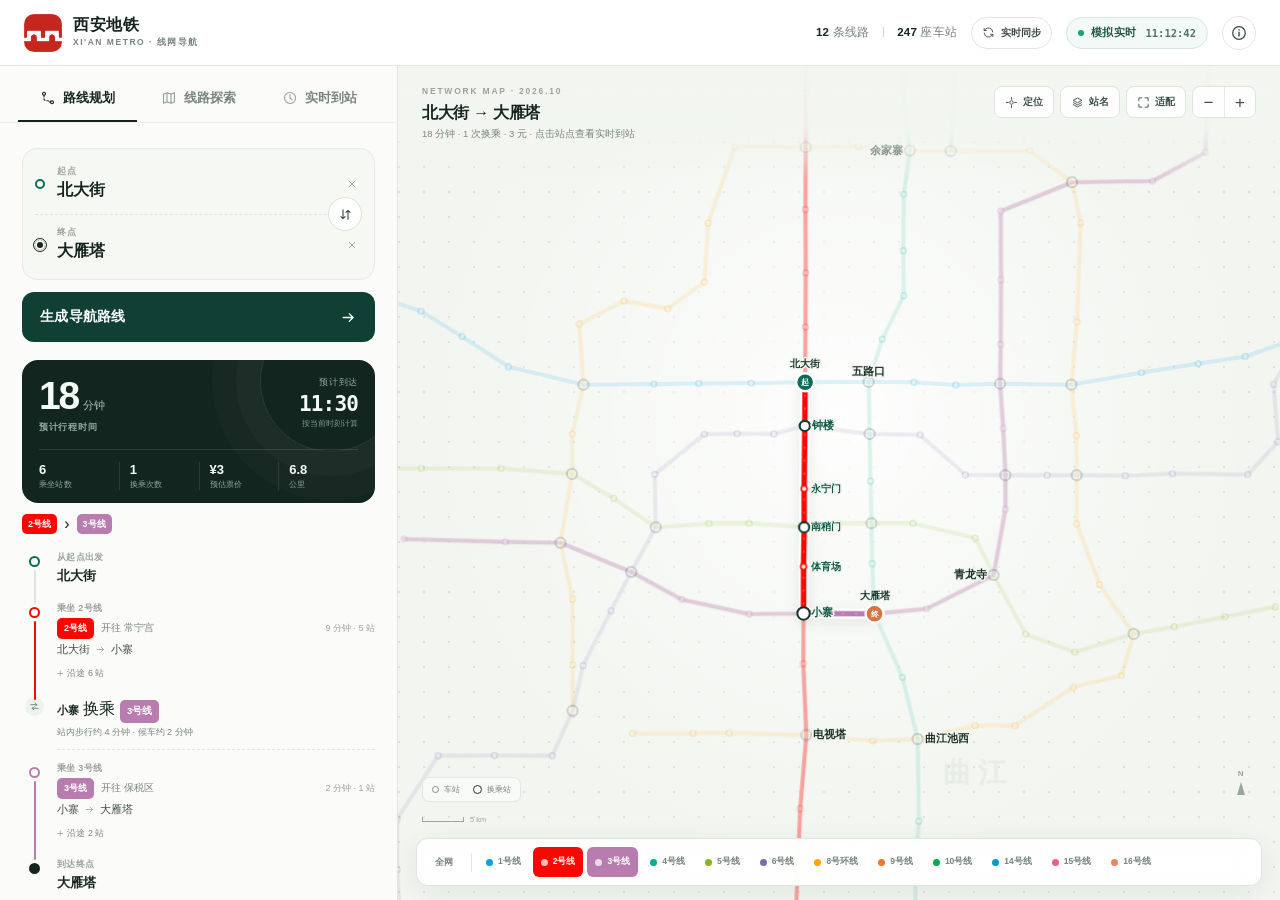
<file: index.html>
<!doctype html>
<html lang="zh-CN">
<head>
  <meta charset="utf-8">
  <meta name="viewport" content="width=device-width, initial-scale=1, viewport-fit=cover">
  <meta name="theme-color" content="#f5f7f2">
  <meta name="description" content="西安地铁线网导航：路线规划、单线探索、换乘查询与模拟实时到站。">
  <link rel="icon" href="[data-uri]" type="image/png">
  <link rel="apple-touch-icon" href="[data-uri]">
  <meta name="apple-mobile-web-app-capable" content="yes">
  <meta name="apple-mobile-web-app-status-bar-style" content="default">
  <title>西安地铁 · 线网导航</title>
  <style>:root {
  --bg: #eef1ec;
  --surface: #fbfcfa;
  --paper: #ffffff;
  --map-bg: #f2f5f0;
  --ink: #15241e;
  --ink-2: #3c4c45;
  --muted: #77847d;
  --muted-2: #9aa49e;
  --stroke: #e1e7df;
  --stroke-strong: #cdd6cd;
  --accent: #0f6b55;
  --accent-deep: #103f33;
  --accent-soft: #e7f3ed;
  --accent-tint: #f1f8f4;
  --warm: #e37445;
  --danger: #bd3f34;
  --sans: "Inter", "SF Pro Text", "SF Pro Display", "PingFang SC", "Hiragino Sans GB", "Microsoft YaHei", "Noto Sans SC", sans-serif;
  --mono: "SF Mono", "JetBrains Mono", "Cascadia Mono", "Roboto Mono", ui-monospace, monospace;
  --panel-w: 398px;
  --header-h: 66px;
  --sheet-h: min(50dvh, 570px);
  --radius: 16px;
}

* { box-sizing: border-box; }
html, body { height: 100%; }
body {
  margin: 0;
  overflow: hidden;
  background: var(--bg);
  color: var(--ink);
  font-family: var(--sans);
  -webkit-font-smoothing: antialiased;
  text-rendering: optimizeLegibility;
}
button, input { font: inherit; color: inherit; }
button { border: 0; background: none; cursor: pointer; }
button:focus-visible, input:focus-visible, [tabindex]:focus-visible {
  outline: 2px solid rgba(15, 107, 85, .55);
  outline-offset: 2px;
}
button:disabled { cursor: default; opacity: .55; }
svg { display: block; }
.ic { width: 18px; height: 18px; flex: 0 0 auto; }
.icon-sprite { position: absolute; width: 0; height: 0; overflow: hidden; }
[hidden] { display: none !important; }

/* ---------- top bar ---------- */
.topbar {
  position: relative;
  z-index: 40;
  height: var(--header-h);
  display: flex;
  align-items: center;
  justify-content: space-between;
  gap: 20px;
  padding: 0 24px;
  background: rgba(255, 255, 255, .94);
  border-bottom: 1px solid var(--stroke);
}
.brand { display: flex; align-items: center; gap: 11px; min-width: 0; }
.brand-mark {
  width: 38px; height: 38px; border-radius: 10px;
  display: grid; place-items: center;
  overflow: hidden;
  flex: 0 0 auto;
}
.brand-logo { width: 100%; height: 100%; object-fit: contain; display: block; }
.brand-title { font-size: 16px; font-weight: 750; letter-spacing: .045em; line-height: 1.1; }
.brand-sub { margin-top: 3px; font-size: 8.5px; letter-spacing: .18em; color: var(--muted); font-weight: 650; white-space: nowrap; }
.topbar-right { display: flex; align-items: center; gap: 14px; }
.network-stat { font-size: 11.5px; color: var(--muted); letter-spacing: .02em; white-space: nowrap; }
.network-stat strong { color: var(--ink); font-weight: 700; font-variant-numeric: tabular-nums; }
.network-stat i { display: inline-block; width: 1px; height: 10px; background: var(--stroke-strong); margin: 0 10px; transform: translateY(1px); }
.sync-btn {
  height: 32px;
  display: inline-flex; align-items: center; gap: 6px;
  padding: 0 10px;
  border: 1px solid var(--stroke);
  border-radius: 999px;
  background: #fff;
  color: var(--ink-2);
  font-size: 10px;
  font-weight: 650;
  white-space: nowrap;
  transition: border-color .16s, background .16s, color .16s;
}
.sync-btn:hover { border-color: #b9c9be; background: #f8fbf8; color: var(--ink); }
.sync-btn .ic { width: 13px; height: 13px; }
.sync-btn.is-syncing { color: var(--accent); border-color: #a9c4b4; background: var(--accent-tint); }
.sync-btn.is-syncing .ic { animation: syncSpin .9s linear infinite; }
@keyframes syncSpin { to { transform: rotate(360deg); } }
.sync-btn.is-done { color: var(--accent); border-color: #b7d1c1; background: var(--accent-tint); }
.live-pill {
  height: 32px;
  display: flex; align-items: center; gap: 7px;
  padding: 0 11px;
  border: 1px solid #d8e6df;
  border-radius: 999px;
  background: #f3f9f6;
  color: #225747;
  font-size: 10.5px;
  font-weight: 650;
  white-space: nowrap;
}
.live-label { letter-spacing: .03em; }
.live-label-short { display: none; letter-spacing: .03em; }
.live-pill time { font-family: var(--mono); font-size: 10.5px; color: #527367; font-variant-numeric: tabular-nums; margin-left: 2px; }
.live-dot {
  width: 6px; height: 6px; border-radius: 50%;
  background: #12a476;
  box-shadow: 0 0 0 0 rgba(18, 164, 118, .35);
  animation: pulse 2.4s infinite;
  flex: 0 0 auto;
}
@keyframes pulse {
  0%, 70%, 100% { box-shadow: 0 0 0 0 rgba(18, 164, 118, .32); }
  35% { box-shadow: 0 0 0 5px rgba(18, 164, 118, 0); }
}
.icon-btn {
  width: 34px; height: 34px; border-radius: 50%;
  display: grid; place-items: center;
  border: 1px solid var(--stroke);
  background: var(--paper);
  color: var(--ink-2);
  transition: background .18s, border-color .18s;
}
.icon-btn:hover { background: #f5f7f4; border-color: var(--stroke-strong); }

/* ---------- workspace ---------- */
.workspace {
  height: calc(100dvh - var(--header-h));
  display: grid;
  grid-template-columns: var(--panel-w) minmax(0, 1fr);
  overflow: hidden;
}
.side-panel {
  height: 100%;
  min-height: 0;
  display: flex;
  flex-direction: column;
  background: var(--surface);
  border-right: 1px solid var(--stroke);
  position: relative;
  z-index: 20;
}
.sheet-bar { display: none; }
.tabs {
  flex: 0 0 auto;
  display: grid;
  grid-template-columns: repeat(3, 1fr);
  gap: 2px;
  padding: 10px 18px 0;
  background: var(--surface);
  border-bottom: 1px solid #edf0eb;
}
.tab {
  position: relative;
  height: 46px;
  display: flex; align-items: center; justify-content: center; gap: 7px;
  color: var(--muted);
  font-size: 12.5px;
  font-weight: 600;
  letter-spacing: .01em;
  border-bottom: 2px solid transparent;
  transition: color .16s, border-color .16s;
}
.tab .ic { width: 16px; height: 16px; opacity: .75; }
.tab:hover { color: var(--ink-2); }
.tab.is-active { color: var(--ink); border-bottom-color: var(--ink); }
.tab.is-active .ic { opacity: 1; }
.panel-scroll {
  flex: 1 1 auto;
  min-height: 0;
  overflow-y: auto;
  overflow-x: hidden;
  padding: 25px 22px 42px;
  scrollbar-width: thin;
  scrollbar-color: #d3dbd3 transparent;
  overscroll-behavior: contain;
}
.panel-scroll::-webkit-scrollbar { width: 6px; }
.panel-scroll::-webkit-scrollbar-thumb { background: #d3dbd3; border-radius: 99px; }
.panel-scroll::-webkit-scrollbar-track { background: transparent; }
.panel-view { animation: viewIn .28s ease both; }
.panel-view.has-result > .view-head,
.panel-view.has-result > .view-intro,
.panel-view.has-line > .view-head,
.panel-view.has-line > .view-intro,
.panel-view.has-station > .view-head,
.panel-view.has-station > .view-intro { display: none; }
.panel-view.has-result #routeForm { margin-top: 0; }
.panel-view.has-line .line-detail-head { margin-top: 0; }
.panel-view.has-line .line-back { margin-top: 0; }
.panel-view.has-station .live-search-wrap { margin-top: 0; }
@keyframes viewIn { from { opacity: 0; transform: translateY(5px); } to { opacity: 1; transform: none; } }
.view-head { display: flex; align-items: flex-start; justify-content: space-between; gap: 14px; }
.eyebrow {
  font-size: 8.5px;
  font-weight: 750;
  letter-spacing: .21em;
  color: var(--muted-2);
  line-height: 1.4;
}
.view-head h1 {
  margin: 7px 0 0;
  font-size: 31px;
  line-height: 1.13;
  font-weight: 760;
  letter-spacing: -.045em;
}
.view-intro {
  margin: 9px 0 0;
  max-width: 310px;
  font-size: 12px;
  line-height: 1.7;
  color: var(--muted);
}
.head-chip {
  flex: 0 0 auto;
  margin-top: 4px;
  padding: 5px 9px;
  border-radius: 6px;
  background: var(--accent-soft);
  color: #286655;
  font-size: 9.5px;
  font-weight: 700;
  letter-spacing: .03em;
}
.live-badge {
  display: inline-flex; align-items: center; gap: 6px;
  margin-top: 4px;
  padding: 5px 9px;
  border: 1px solid #d6e6df;
  border-radius: 6px;
  color: #2c6b58;
  background: #f2f9f5;
  font-size: 9.5px;
  font-weight: 700;
  letter-spacing: .05em;
}
.live-badge .live-dot { width: 5px; height: 5px; }
.text-btn {
  margin-top: 4px;
  padding: 4px 0;
  color: var(--muted);
  font-size: 10.5px;
  font-weight: 650;
  border-bottom: 1px solid var(--stroke-strong);
  white-space: nowrap;
}
.text-btn:hover { color: var(--ink); border-bottom-color: var(--ink); }

/* ---------- route form ---------- */
#routeForm { margin-top: 22px; }
.od-card {
  position: relative;
  padding: 4px 12px;
  background: #f5f8f3;
  border: 1px solid #e4eae2;
  border-radius: 15px;
}
.od-row {
  position: relative;
  height: 61px;
  display: flex;
  align-items: center;
  gap: 12px;
  padding-right: 26px;
}
.od-row + .od-row { border-top: 1px dashed #dce4db; }
.od-dot { width: 10px; height: 10px; border-radius: 50%; flex: 0 0 auto; position: relative; z-index: 1; }
.od-dot.is-origin { border: 2px solid var(--accent); background: #fff; }
.od-dot.is-dest { background: var(--ink); box-shadow: inset 0 0 0 2px #f5f8f3; outline: 1.5px solid var(--ink); outline-offset: 1px; }
.od-field { flex: 1 1 auto; min-width: 0; display: flex; flex-direction: column; gap: 3px; cursor: text; }
.od-label { font-size: 9px; line-height: 1; color: var(--muted-2); font-weight: 650; letter-spacing: .08em; }
.od-field input {
  width: 100%;
  padding: 0;
  border: 0;
  background: transparent;
  color: var(--ink);
  font-size: 16px;
  line-height: 1.35;
  font-weight: 650;
  outline: none;
  letter-spacing: -.01em;
}
.od-field input::placeholder { color: #aeb8b1; font-weight: 500; }
.od-clear {
  position: absolute; right: 0; top: 50%; transform: translateY(-50%);
  width: 22px; height: 22px; display: grid; place-items: center;
  color: var(--muted-2); border-radius: 50%;
  opacity: 0; pointer-events: none;
}
.od-clear .ic { width: 12px; height: 12px; }
.od-clear.is-visible { opacity: 1; pointer-events: auto; }
.od-clear:hover { color: var(--ink); background: #e7ece5; }
.swap-btn {
  position: absolute;
  right: 12px; top: 50%; transform: translateY(-50%);
  width: 34px; height: 34px;
  display: grid; place-items: center;
  border: 1px solid #dbe3da;
  border-radius: 50%;
  background: #fff;
  color: var(--ink-2);
  z-index: 3;
  transition: background .16s, color .16s, transform .16s;
}
.swap-btn .ic { width: 15px; height: 15px; }
.swap-btn:hover { background: var(--ink); color: #fff; border-color: var(--ink); }
.swap-btn:active { transform: translateY(-50%) rotate(180deg); }
.primary-btn {
  width: 100%;
  height: 50px;
  margin-top: 12px;
  padding: 0 18px;
  display: flex; align-items: center; justify-content: space-between;
  border-radius: 12px;
  background: var(--accent-deep);
  color: #f8fffc;
  font-size: 13.5px;
  font-weight: 650;
  letter-spacing: .02em;
  transition: background .18s, transform .18s;
}
.primary-btn:hover { background: #0a2f26; }
.primary-btn:active { transform: scale(.992); }
.primary-btn .ic { width: 17px; height: 17px; transition: transform .18s; }
.primary-btn:hover .ic { transform: translateX(3px); }
.feedback {
  margin-top: 12px;
  padding: 10px 12px;
  border-radius: 9px;
  background: #fcf0ed;
  color: var(--danger);
  font-size: 11.5px;
  line-height: 1.5;
}

/* autocomplete */
.suggest-pop {
  position: absolute;
  left: 10px; right: 10px;
  z-index: 50;
  max-height: 286px;
  overflow-y: auto;
  padding: 5px;
  border: 1px solid #dfe6de;
  border-radius: 12px;
  background: rgba(255, 255, 255, .98);
  box-shadow: 0 18px 46px rgba(24, 45, 35, .14);
}
.suggest-item {
  width: 100%;
  display: flex; align-items: center; justify-content: space-between; gap: 10px;
  padding: 9px 10px;
  border-radius: 8px;
  text-align: left;
  color: var(--ink-2);
}
.suggest-item:hover, .suggest-item.is-active { background: #f1f6f2; color: var(--ink); }
.suggest-name { min-width: 0; font-size: 12.5px; font-weight: 600; white-space: nowrap; overflow: hidden; text-overflow: ellipsis; }
.suggest-name small { margin-left: 6px; font-size: 9px; color: var(--muted-2); font-weight: 500; }
.suggest-lines { display: flex; gap: 3px; flex: 0 0 auto; }
.suggest-empty { padding: 15px 12px; font-size: 11px; color: var(--muted); }

/* examples */
.welcome { margin-top: 26px; }
.welcome-head { display: flex; align-items: center; justify-content: space-between; margin-bottom: 8px; }
.welcome-head > span:last-child { font-size: 10px; color: var(--muted-2); }
.example-route {
  width: 100%;
  display: flex; align-items: center; justify-content: space-between; gap: 8px;
  padding: 11px 2px;
  border-top: 1px solid #edf0eb;
  text-align: left;
  color: var(--ink-2);
}
.example-route:hover .example-od { color: var(--accent); }
.example-od { display: flex; align-items: center; gap: 6px; font-size: 11.5px; font-weight: 600; transition: color .16s; white-space: nowrap; }
.example-od b { color: var(--muted-2); font-weight: 500; }
.example-tag { font-size: 9px; color: var(--muted-2); white-space: nowrap; }
.mini-dot { width: 6px; height: 6px; border-radius: 50%; display: inline-block; flex: 0 0 auto; }
.source-note {
  margin-top: 24px;
  padding-top: 15px;
  border-top: 1px solid #edf0eb;
  display: flex; align-items: flex-start; gap: 8px;
  color: var(--muted-2);
  font-size: 9.5px;
  line-height: 1.65;
}
.source-note .ic { width: 13px; height: 13px; margin-top: 1px; }

/* ---------- route results ---------- */
#routeResult { margin-top: 18px; }
.route-options { display: flex; gap: 7px; margin-bottom: 9px; }
.route-option {
  flex: 1 1 0;
  min-width: 0;
  padding: 9px 10px;
  border: 1px solid #e1e7df;
  border-radius: 10px;
  background: #fff;
  text-align: left;
  transition: border-color .16s, background .16s;
}
.route-option:first-child { max-width: 50%; }
.route-option:hover { border-color: #bccbc0; }
.route-option.is-active { border-color: var(--accent); background: var(--accent-tint); }
.route-option-top { display: flex; align-items: center; justify-content: space-between; gap: 6px; }
.route-option-label { font-size: 9px; font-weight: 700; color: var(--muted); letter-spacing: .04em; }
.route-option.is-active .route-option-label { color: var(--accent); }
.route-option-time { margin-top: 4px; font-size: 15px; font-weight: 750; letter-spacing: -.03em; font-variant-numeric: tabular-nums; }
.route-option-time small { font-size: 9px; font-weight: 600; letter-spacing: 0; color: var(--muted); }
.route-option-meta { margin-top: 2px; font-size: 9px; color: var(--muted); }
.route-hero {
  position: relative;
  overflow: hidden;
  padding: 17px 17px 13px;
  border-radius: 16px;
  background: #12251e;
  color: #f5fbf7;
}
.route-hero::after {
  content: "";
  position: absolute;
  right: -27px; top: -50px;
  width: 140px; height: 140px;
  border: 1px solid rgba(255,255,255,.10);
  border-radius: 50%;
  box-shadow: 0 0 0 24px rgba(255,255,255,.025), 0 0 0 48px rgba(255,255,255,.018);
  pointer-events: none;
}
.route-hero-top { display: flex; align-items: flex-start; justify-content: space-between; gap: 12px; position: relative; z-index: 1; }
.route-duration { display: flex; align-items: baseline; gap: 5px; }
.route-duration strong { font-size: 39px; line-height: .95; font-weight: 720; letter-spacing: -.055em; font-variant-numeric: tabular-nums; }
.route-duration span { font-size: 11px; color: #aec2b7; }
.route-duration-label { margin-top: 7px; font-size: 9px; color: #93aa9e; letter-spacing: .08em; font-weight: 600; }
.route-arrive { text-align: right; }
.route-arrive-label { font-size: 8.5px; color: #93aa9e; letter-spacing: .08em; }
.route-arrive time { display: block; margin-top: 3px; font-size: 21px; font-weight: 650; font-family: var(--mono); letter-spacing: -.04em; font-variant-numeric: tabular-nums; }
.route-arrive small { display: block; margin-top: 2px; font-size: 8px; color: #80998d; }
.route-hero-meta {
  position: relative; z-index: 1;
  display: grid; grid-template-columns: repeat(4, 1fr);
  margin-top: 15px; padding-top: 12px;
  border-top: 1px solid rgba(255,255,255,.12);
}
.route-hero-meta div { border-left: 1px solid rgba(255,255,255,.11); padding-left: 10px; }
.route-hero-meta div:first-child { border-left: 0; padding-left: 0; }
.route-hero-meta b { display: block; font-size: 13px; font-weight: 650; font-variant-numeric: tabular-nums; }
.route-hero-meta span { display: block; margin-top: 2px; font-size: 8px; color: #8fa69a; letter-spacing: .03em; }
.route-summary-line { margin-top: 11px; display: flex; align-items: center; gap: 7px; flex-wrap: wrap; }
.route-summary-line .line-tag { height: 20px; font-size: 9px; padding: 0 6px; }
.route-summary-arrow { color: var(--muted-2); font-size: 10px; }
.route-summary-line .summary-transfer { font-size: 8.5px; color: var(--muted-2); margin-left: 1px; }

.journey { margin-top: 17px; }
.journey-step { position: relative; display: grid; grid-template-columns: 25px 1fr; gap: 10px; }
.journey-rail { position: relative; display: flex; justify-content: center; }
.journey-rail::before {
  content: "";
  position: absolute;
  top: 19px; bottom: -2px;
  width: 2px;
  background: var(--rail, #dfe5de);
  border-radius: 2px;
}
.journey-step:last-child .journey-rail::before { display: none; }
.rail-dot {
  position: relative; z-index: 1;
  width: 11px; height: 11px; margin-top: 5px;
  border-radius: 50%;
  background: #fff;
  border: 2px solid var(--accent);
}
.rail-dot.dest { background: var(--ink); border-color: var(--ink); box-shadow: 0 0 0 3px var(--surface); }
.journey-main { min-width: 0; padding-bottom: 17px; }
.journey-step:last-child .journey-main { padding-bottom: 0; }
.journey-kicker { font-size: 9px; color: var(--muted-2); font-weight: 600; letter-spacing: .03em; }
.journey-title { margin-top: 3px; display: flex; align-items: center; gap: 7px; flex-wrap: wrap; font-size: 13px; font-weight: 700; }
.journey-title .line-tag { height: 21px; font-size: 9px; }
.journey-dir { font-size: 9.5px; color: var(--muted); font-weight: 500; }
.journey-stations { margin-top: 3px; font-size: 11px; color: var(--ink-2); display: flex; align-items: center; gap: 5px; }
.journey-stations .ic { width: 11px; height: 11px; color: var(--muted-2); }
.journey-time { margin-left: auto; font-size: 9px; color: var(--muted-2); font-weight: 500; white-space: nowrap; }
.journey-detail { margin-top: 6px; }
.journey-detail summary { list-style: none; cursor: pointer; display: inline-flex; align-items: center; gap: 4px; font-size: 9px; color: var(--muted); }
.journey-detail summary::-webkit-details-marker { display: none; }
.journey-detail summary::before { content: "+"; font-size: 11px; color: var(--muted-2); }
.journey-detail[open] summary::before { content: "−"; }
.journey-detail p { margin: 5px 0 0; font-size: 9.5px; color: var(--muted); line-height: 1.75; }
.transfer-line { display: grid; grid-template-columns: 25px 1fr; gap: 10px; margin: 0 0 12px; }
.transfer-icon {
  justify-self: center;
  width: 19px; height: 19px; margin-top: -1px;
  display: grid; place-items: center;
  border-radius: 50%;
  background: #edf3ed;
  color: #577066;
}
.transfer-icon .ic { width: 11px; height: 11px; }
.transfer-copy { padding: 1px 0 10px; border-bottom: 1px dashed #e1e7df; }
.transfer-copy strong { font-size: 11px; font-weight: 700; }
.transfer-copy .transfer-note { display: block; margin-top: 3px; font-size: 9px; color: var(--muted); }
.route-foot {
  display: flex; align-items: center; justify-content: space-between; gap: 10px;
  margin-top: 14px; padding-top: 12px;
  border-top: 1px solid #e8ece6;
  font-size: 8.5px; color: var(--muted-2); line-height: 1.5;
}
.route-foot button { font-size: 9px; color: var(--muted); border-bottom: 1px solid var(--stroke-strong); padding: 1px 0; }
.route-foot button:hover { color: var(--ink); }
.line-tag {
  display: inline-flex; align-items: center; justify-content: center;
  height: 23px; padding: 0 7px;
  border-radius: 5px;
  background: var(--c, var(--accent));
  color: var(--tc, #fff);
  font-size: 9.5px;
  font-weight: 750;
  letter-spacing: .01em;
  white-space: nowrap;
}
.line-tag.is-ghost { background: #fff; border: 1px solid var(--c); color: var(--c); }

/* ---------- explorer ---------- */
.line-grid { display: grid; grid-template-columns: 1fr 1fr; gap: 8px; margin-top: 20px; }
.line-card {
  min-width: 0;
  padding: 12px 11px 10px;
  border: 1px solid #e4e9e3;
  border-radius: 12px;
  background: #fff;
  text-align: left;
  transition: border-color .16s, transform .16s, background .16s;
  position: relative;
  overflow: hidden;
}
.line-card::before {
  content: ""; position: absolute; left: 0; top: 0; bottom: 0; width: 3px; background: var(--c);
}
.line-card:hover { border-color: #c5d0c6; background: #fcfdfb; transform: translateY(-1px); }
.line-card.is-active { border-color: var(--c); background: #fbfdfb; }
.line-card-top { display: flex; align-items: center; gap: 6px; }
.line-card-name { font-size: 11.5px; font-weight: 750; white-space: nowrap; }
.line-card-count { margin-left: auto; font-size: 8.5px; color: var(--muted-2); white-space: nowrap; }
.line-card-terminals { margin-top: 8px; font-size: 8.5px; color: var(--muted); white-space: nowrap; overflow: hidden; text-overflow: ellipsis; }
.line-card-foot { margin-top: 6px; font-size: 8px; color: var(--muted-2); display: flex; justify-content: space-between; }
.line-card-foot span:last-child { color: var(--c); font-weight: 700; }
.line-dot { width: 8px; height: 8px; border-radius: 50%; background: var(--c); flex: 0 0 auto; }

.line-detail-head {
  margin-top: 18px;
  padding: 15px;
  border-radius: 14px;
  background: #f5f8f3;
  border: 1px solid #e4eae2;
  position: relative;
  overflow: hidden;
  animation: lineDetailIn .36s cubic-bezier(.2,.8,.2,1) both;
}
@keyframes lineDetailIn { from { opacity: 0; transform: translateY(9px) scale(.992); } to { opacity: 1; transform: none; } }
.line-detail-head::after {
  content: ""; position: absolute; right: -24px; top: -30px; width: 100px; height: 100px;
  border-radius: 50%; background: var(--c); opacity: .07;
}
.line-detail-kicker { display: flex; align-items: center; gap: 7px; }
.line-detail-kicker .line-dot { width: 9px; height: 9px; }
.line-detail-kicker span { font-size: 9px; color: var(--muted); font-weight: 650; letter-spacing: .05em; }
.line-detail-head h2 { margin: 9px 0 0; font-size: 26px; letter-spacing: -.05em; line-height: 1; }
.line-detail-terminals { margin-top: 7px; font-size: 10px; color: var(--muted); display: flex; align-items: center; gap: 5px; }
.line-detail-stats { display: flex; gap: 16px; margin-top: 13px; padding-top: 11px; border-top: 1px solid #e2e9e1; }
.line-detail-stats div { font-size: 8px; color: var(--muted-2); }
.line-detail-stats b { display: block; margin-bottom: 2px; font-size: 11px; color: var(--ink-2); font-weight: 650; }
.line-actions { display: flex; gap: 8px; margin-top: 12px; }
.ghost-btn {
  flex: 1 1 0;
  height: 34px;
  border: 1px solid #dce4da;
  border-radius: 8px;
  background: #fff;
  font-size: 10px;
  font-weight: 600;
  color: var(--ink-2);
  display: flex; align-items: center; justify-content: center; gap: 6px;
}
.ghost-btn:hover { border-color: #b9c8bd; background: #fbfdfb; }
.ghost-btn .ic { width: 13px; height: 13px; }
.line-back { display: inline-flex; align-items: center; gap: 4px; margin-top: 15px; font-size: 9.5px; color: var(--muted); }
.line-back:hover { color: var(--ink); }
.line-back .ic { width: 12px; height: 12px; transform: rotate(-90deg); }
.breadcrumb {
  display: flex; align-items: center; gap: 5px; flex-wrap: wrap;
  margin-top: 12px;
  padding: 7px 9px;
  background: #f6f8f4;
  border-radius: 7px;
  font-size: 8.5px;
  color: var(--muted);
}
.breadcrumb b { font-weight: 650; color: var(--ink-2); }
.breadcrumb .ic { width: 10px; height: 10px; color: var(--muted-2); }

.station-list { margin-top: 18px; position: relative; }
.station-list::before {
  content: ""; position: absolute; left: 12px; top: 19px; bottom: 19px; width: 2px;
  background: var(--c);
  opacity: .38;
  border-radius: 2px;
}
.station-row {
  position: relative;
  width: 100%;
  display: flex; align-items: center; gap: 10px;
  min-height: 39px;
  padding: 6px 8px 6px 0;
  border-radius: 8px;
  text-align: left;
  transition: background .14s;
}
.station-row:hover { background: #f4f8f4; }
.station-row.is-focus { background: #edf6f0; box-shadow: inset 0 0 0 1px #d8e9df; }
.station-row.is-transfer { min-height: 44px; }
.station-index {
  position: relative; z-index: 1;
  width: 25px; flex: 0 0 25px;
  display: flex; justify-content: center;
  font-family: var(--mono);
  font-size: 7.5px;
  color: var(--muted-2);
  font-variant-numeric: tabular-nums;
}
.station-node {
  position: relative; z-index: 1;
  width: 8px; height: 8px; flex: 0 0 8px;
  border-radius: 50%;
  background: #fff;
  border: 1.5px solid var(--c);
  margin-left: -3px;
}
.station-row.is-transfer .station-node { width: 10px; height: 10px; flex-basis: 10px; border: 2px solid #293b32; margin-left: -4px; }
.station-name { flex: 1 1 auto; min-width: 0; font-size: 11.5px; font-weight: 550; color: var(--ink-2); white-space: nowrap; overflow: hidden; text-overflow: ellipsis; }
.station-row.is-transfer .station-name { font-weight: 650; color: var(--ink); }
.station-row.is-focus .station-name { color: var(--accent); font-weight: 750; }
.station-chips { display: flex; align-items: center; gap: 3px; flex: 0 0 auto; }
.mini-line {
  min-width: 17px; height: 17px; padding: 0 4px;
  display: inline-flex; align-items: center; justify-content: center;
  border-radius: 4px;
  background: var(--c);
  color: var(--tc, #fff);
  font-size: 8px;
  font-weight: 750;
  line-height: 1;
}
.mini-line:hover { filter: brightness(1.06); transform: translateY(-1px); }
.station-live {
  width: 19px; height: 19px;
  display: grid; place-items: center;
  color: var(--muted-2);
  border-radius: 50%;
}
.station-live:hover { background: #edf2ed; color: var(--ink); }
.station-live .ic { width: 11px; height: 11px; }
.transfer-choice {
  margin: 0 0 9px 36px;
  padding: 11px;
  border: 1px solid #dfe8df;
  border-radius: 10px;
  background: #f7faf6;
  animation: choiceIn .18s ease;
}
@keyframes choiceIn { from { opacity: 0; transform: translateY(-4px); } to { opacity: 1; transform: none; } }
.transfer-choice-head { display: flex; align-items: center; gap: 5px; font-size: 9px; color: var(--muted); }
.transfer-choice-head .ic { width: 11px; height: 11px; color: var(--accent); }
.transfer-choice-head b { color: var(--ink); font-weight: 650; }
.transfer-choice-actions { display: flex; flex-wrap: wrap; gap: 5px; margin-top: 8px; }
.transfer-pick {
  height: 27px; padding: 0 9px;
  display: inline-flex; align-items: center; gap: 5px;
  border-radius: 6px;
  background: var(--c);
  color: var(--tc, #fff);
  font-size: 9px; font-weight: 700;
}
.transfer-pick:hover { filter: brightness(1.06); }
.transfer-pick .ic { width: 11px; height: 11px; }
.transfer-pick.is-live { background: #fff; border: 1px solid #dce4da; color: var(--ink-2); font-weight: 600; }
.line-note {
  margin-top: 17px; padding: 10px 11px;
  border-radius: 9px; background: #f5f8f4;
  font-size: 9px; line-height: 1.65; color: var(--muted);
}

/* ---------- live board ---------- */
.live-search-wrap { position: relative; margin-top: 19px; }
.live-search-wrap .live-search-icon {
  position: absolute; left: 13px; top: 15px; width: 15px; height: 15px; color: var(--muted-2); pointer-events: none;
}
.live-search-wrap input {
  width: 100%; height: 45px;
  padding: 0 14px 0 38px;
  border: 1px solid #e0e7df;
  border-radius: 11px;
  background: #f7f9f6;
  font-size: 12px;
  outline: none;
}
.live-search-wrap input:focus { border-color: #a9c4b4; background: #fff; box-shadow: 0 0 0 3px rgba(15,107,85,.07); }
.live-suggest { left: 0; right: 0; top: 49px; }

.hot-stations { margin-top: 20px; }
.hot-title { display: flex; justify-content: space-between; align-items: center; margin-bottom: 9px; }
.hot-title span:last-child { font-size: 8.5px; color: var(--muted-2); }
.hot-grid { display: grid; grid-template-columns: 1fr 1fr; gap: 7px; }
.hot-station {
  min-width: 0;
  padding: 10px;
  border: 1px solid #e6ebe4;
  border-radius: 9px;
  background: #fff;
  text-align: left;
}
.hot-station:hover { border-color: #c5d2c7; background: #fcfdfb; }
.hot-station strong { display: block; font-size: 11.5px; font-weight: 650; white-space: nowrap; overflow: hidden; text-overflow: ellipsis; }
.hot-station span { display: flex; align-items: center; gap: 3px; margin-top: 6px; }
.hot-station .mini-line { min-width: 15px; height: 15px; font-size: 7px; }
.live-empty-note {
  margin-top: 20px; padding: 13px;
  border: 1px dashed #dbe4da;
  border-radius: 10px;
  font-size: 9.5px; line-height: 1.7; color: var(--muted);
}
.station-hero {
  margin-top: 20px;
  padding: 16px;
  border-radius: 14px;
  background: #12251e;
  color: #f7fcf9;
  position: relative;
  overflow: hidden;
}
.station-hero::after {
  content: ""; position: absolute; right: -20px; bottom: -64px;
  width: 140px; height: 140px; border-radius: 50%;
  border: 1px solid rgba(255,255,255,.09);
  box-shadow: 0 0 0 23px rgba(255,255,255,.025), 0 0 0 46px rgba(255,255,255,.017);
}
.station-hero .eyebrow { color: #84a092; }
.station-hero h2 { position: relative; z-index: 1; margin: 6px 0 0; font-size: 29px; line-height: 1.1; letter-spacing: -.05em; }
.station-hero-lines { position: relative; z-index: 1; display: flex; flex-wrap: wrap; gap: 5px; margin-top: 11px; }
.station-hero-lines .line-tag { height: 21px; font-size: 8.5px; }
.station-hero-foot {
  position: relative; z-index: 1;
  display: flex; justify-content: space-between; gap: 8px;
  margin-top: 15px; padding-top: 10px;
  border-top: 1px solid rgba(255,255,255,.13);
  font-size: 8px; color: #86a094;
}
.station-hero-foot b { color: #d9e9df; font-family: var(--mono); font-weight: 500; }

.line-tabs { display: flex; gap: 5px; margin-top: 13px; flex-wrap: wrap; }
.line-tab {
  height: 27px; padding: 0 9px;
  display: inline-flex; align-items: center; gap: 5px;
  border: 1px solid #dfe6de;
  border-radius: 7px;
  background: #fff;
  font-size: 9px; font-weight: 650;
  color: var(--muted);
}
.line-tab .line-dot { width: 6px; height: 6px; }
.line-tab.is-active { border-color: var(--c); background: color-mix(in srgb, var(--c) 9%, white); color: var(--ink); }
.board-time {
  display: flex; align-items: center; justify-content: space-between;
  margin-top: 16px; padding: 0 2px;
  font-size: 8.5px; color: var(--muted-2);
}
.board-time b { color: var(--ink-2); font-family: var(--mono); font-weight: 500; font-size: 9.5px; letter-spacing: -.02em; }
.arrival-cards { display: flex; flex-direction: column; gap: 9px; margin-top: 9px; }
.arrival-card {
  padding: 13px 13px 11px;
  border: 1px solid #e2e9e1;
  border-radius: 12px;
  background: #fbfdfb;
}
.arrival-head { display: flex; align-items: center; justify-content: space-between; gap: 8px; }
.arrival-dir { font-size: 11px; font-weight: 700; color: var(--ink); display: flex; align-items: center; gap: 6px; }
.arrival-dir .dir-mark { width: 6px; height: 6px; border-radius: 50%; background: var(--c); }
.arrival-status { font-size: 8px; font-weight: 650; color: #2d745e; background: #e9f5ee; padding: 3px 6px; border-radius: 4px; }
.arrival-status.is-before { color: #8a6a2d; background: #faf4e5; }
.arrival-status.is-after { color: #7b8580; background: #f0f2ef; }
.arrival-main { display: flex; align-items: baseline; gap: 6px; margin-top: 8px; }
.arrival-count {
  font-family: var(--mono);
  font-size: 29px;
  line-height: 1;
  font-weight: 500;
  letter-spacing: -.07em;
  color: var(--ink);
  font-variant-numeric: tabular-nums;
}
.arrival-count.is-soon { color: #0b7e5e; }
.arrival-unit { font-size: 9px; color: var(--muted); }
.arrival-abs { margin-left: auto; font-family: var(--mono); font-size: 9.5px; color: var(--muted); font-variant-numeric: tabular-nums; }
.arrival-list { margin-top: 9px; padding-top: 8px; border-top: 1px dashed #e4e9e3; }
.arrival-row { display: flex; align-items: center; justify-content: space-between; gap: 8px; padding: 3px 0; font-size: 8.5px; color: var(--muted); }
.arrival-row b { font-family: var(--mono); font-weight: 500; color: var(--ink-2); font-size: 9px; }
.arrival-row em { font-style: normal; color: var(--muted-2); }
.arrival-foot { display: flex; justify-content: space-between; gap: 8px; margin-top: 8px; font-size: 7.5px; color: var(--muted-2); }
.arrival-foot b { font-weight: 500; color: var(--muted); }
.live-note {
  margin-top: 14px;
  padding: 10px 11px;
  border-radius: 8px;
  background: #f5f8f4;
  font-size: 8.5px;
  line-height: 1.7;
  color: var(--muted);
}
.live-note strong { color: var(--ink-2); font-weight: 650; }
.transfer-at { margin-top: 16px; }
.transfer-at-list { display: flex; flex-wrap: wrap; gap: 6px; margin-top: 8px; }
.transfer-at-list button {
  height: 33px; padding: 0 10px;
  display: inline-flex; align-items: center; gap: 6px;
  border: 1px solid #e0e7df; border-radius: 8px;
  background: #fff; font-size: 9.5px; font-weight: 600; color: var(--ink-2);
}
.transfer-at-list button:hover { border-color: #bdcbc0; background: #fbfdfb; }
.transfer-at-list .line-dot { width: 7px; height: 7px; }

/* ---------- map ---------- */
.map-shell { position: relative; min-width: 0; height: 100%; overflow: hidden; background: var(--map-bg); }
.map-head {
  position: absolute; top: 0; left: 0; right: 0;
  z-index: 8;
  display: flex; align-items: flex-start; justify-content: space-between; gap: 16px;
  padding: 20px 24px 38px;
  pointer-events: none;
  background: linear-gradient(180deg, rgba(242,245,240,.98) 0%, rgba(242,245,240,.9) 55%, rgba(242,245,240,0) 100%);
}
.map-heading { min-width: 0; }
.map-heading h2 { margin: 5px 0 0; font-size: 16px; line-height: 1.3; font-weight: 750; letter-spacing: -.02em; white-space: nowrap; overflow: hidden; text-overflow: ellipsis; }
.map-heading p { margin: 4px 0 0; font-size: 9.5px; color: var(--muted); white-space: nowrap; overflow: hidden; text-overflow: ellipsis; }
.map-controls { display: flex; align-items: center; gap: 6px; pointer-events: auto; flex: 0 0 auto; }
.tool-btn {
  height: 32px; padding: 0 10px;
  display: inline-flex; align-items: center; gap: 5px;
  border: 1px solid #dde5dc;
  border-radius: 8px;
  background: rgba(255,255,255,.9);
  color: var(--ink-2);
  font-size: 9.5px; font-weight: 600;
  backdrop-filter: blur(8px);
  transition: border-color .16s, background .16s;
}
.tool-btn:hover { border-color: #bccabf; background: #fff; }
.tool-btn.is-active { border-color: var(--accent); color: var(--accent); background: var(--accent-tint); }
.tool-btn .ic { width: 13px; height: 13px; }
.tool-btn.is-locating { color: var(--accent); border-color: #a9c4b4; }
.tool-btn.is-locating .ic { animation: locateSpin 1.1s linear infinite; }
@keyframes locateSpin { to { transform: rotate(360deg); } }
.zoom-group {
  display: flex;
  border: 1px solid #dde5dc;
  border-radius: 8px;
  overflow: hidden;
  background: rgba(255,255,255,.9);
  backdrop-filter: blur(8px);
}
.zoom-group button { width: 31px; height: 30px; font-size: 17px; color: var(--ink-2); font-weight: 400; line-height: 1; }
.zoom-group button + button { border-left: 1px solid #e5eae4; }
.zoom-group button:hover { background: #f3f7f2; color: var(--ink); }
.map-canvas {
  position: absolute; inset: 0;
  overflow: hidden;
  background-color: var(--map-bg);
  background-image: radial-gradient(circle at 1px 1px, rgba(126,145,132,.20) 1px, transparent 1.2px);
  background-size: 25px 25px;
  background-position: 0 0;
}
.map-canvas::before {
  content: "";
  position: absolute; inset: 0;
  background: radial-gradient(ellipse at 50% 42%, rgba(255,255,255,.88) 0%, rgba(255,255,255,.18) 48%, rgba(255,255,255,0) 70%);
  pointer-events: none;
}

/* geolocation card */
.nearby-card {
  position: absolute;
  top: 96px; right: 24px;
  z-index: 16;
  width: 286px;
  padding: 14px;
  border: 1px solid #dbe5dc;
  border-radius: 14px;
  background: rgba(255,255,255,.96);
  box-shadow: 0 18px 48px rgba(24,48,35,.13);
  backdrop-filter: blur(16px);
  animation: nearbyIn .28s cubic-bezier(.2,.8,.2,1) both;
}
@keyframes nearbyIn { from { opacity: 0; transform: translateY(-8px) scale(.985); } to { opacity: 1; transform: none; } }
.nearby-head { display: flex; align-items: center; justify-content: space-between; gap: 8px; }
.nearby-head .eyebrow { font-size: 7.5px; }
.nearby-close {
  width: 23px; height: 23px;
  display: grid; place-items: center;
  border-radius: 50%;
  color: var(--muted);
}
.nearby-close:hover { background: #f0f4ef; color: var(--ink); }
.nearby-close .ic { width: 12px; height: 12px; }
.nearby-title { display: flex; align-items: center; gap: 6px; margin-top: 8px; font-size: 9px; font-weight: 650; color: var(--accent); letter-spacing: .03em; }
.nearby-title i { width: 6px; height: 6px; border-radius: 50%; background: #12a476; box-shadow: 0 0 0 4px rgba(18,164,118,.12); }
.nearby-station { margin-top: 5px; font-size: 25px; line-height: 1.1; font-weight: 760; letter-spacing: -.045em; }
.nearby-meta { display: flex; align-items: center; flex-wrap: wrap; gap: 6px; margin-top: 7px; font-size: 9px; color: var(--muted); }
.nearby-meta b { color: var(--ink-2); font-weight: 700; font-variant-numeric: tabular-nums; }
.nearby-meta i { width: 1px; height: 9px; background: var(--stroke-strong); }
.nearby-lines { display: flex; gap: 4px; flex-wrap: wrap; margin-top: 9px; }
.nearby-lines .line-tag { height: 20px; font-size: 8.5px; }
.nearby-actions { display: grid; grid-template-columns: 1fr 1fr; gap: 6px; margin-top: 12px; }
.nearby-btn {
  height: 33px;
  display: inline-flex; align-items: center; justify-content: center; gap: 5px;
  border: 1px solid #dce5dc;
  border-radius: 8px;
  background: #fff;
  color: var(--ink-2);
  font-size: 9.5px;
  font-weight: 650;
}
.nearby-btn:hover { border-color: #b8c9bc; background: #fbfdfb; }
.nearby-btn.is-primary { background: var(--accent-deep); border-color: var(--accent-deep); color: #fff; }
.nearby-btn.is-primary:hover { background: #0a2f26; }
.nearby-btn .ic { width: 12px; height: 12px; }
.nearby-exit-link {
  grid-column: 1 / -1;
  height: 31px;
  display: inline-flex; align-items: center; justify-content: center; gap: 5px;
  color: var(--accent);
  font-size: 9px;
  font-weight: 650;
  border-top: 1px dashed #e5ebe4;
  margin-top: 2px;
}
.nearby-exit-link:hover { color: var(--accent-deep); text-decoration: underline; text-underline-offset: 3px; }
.nearby-exit-link .ic { width: 11px; height: 11px; }
.nearby-note { margin-top: 7px; font-size: 7.5px; line-height: 1.55; color: var(--muted-2); }
.nearby-alt { display: flex; align-items: center; gap: 4px; flex-wrap: wrap; margin-top: 8px; }
.nearby-alt span { font-size: 7.5px; color: var(--muted-2); }
.nearby-alt button { padding: 2px 4px; font-size: 8px; color: var(--muted); border-bottom: 1px dotted #c9d5cb; }
.nearby-alt button:hover { color: var(--accent); }
.nearby-error p { margin: 8px 0 0; font-size: 10px; line-height: 1.65; color: var(--muted); }
.nearby-error .nearby-btn { margin-top: 11px; width: 100%; }

.user-accuracy { fill: rgba(15,107,85,.08); stroke: rgba(15,107,85,.25); stroke-width: 1; stroke-dasharray: 4 4; }
.user-route-line { fill: none; stroke: #0f6b55; stroke-width: 1.5; stroke-dasharray: 3 5; stroke-linecap: round; opacity: .6; }
.user-dot-pulse { fill: rgba(15,107,85,.12); stroke: rgba(15,107,85,.34); stroke-width: 1; animation: userPulse 2.1s ease-out infinite; transform-box: fill-box; transform-origin: center; }
.user-dot { fill: #0f6b55; stroke: #fff; stroke-width: 2.5; }
@keyframes userPulse { 0% { transform: scale(.7); opacity: .8; } 75%, 100% { transform: scale(1.9); opacity: 0; } }

#metroSvg { position: absolute; inset: 0; width: 100%; height: 100%; touch-action: none; cursor: grab; }
#metroSvg.is-dragging { cursor: grabbing; }
#metroSvg.is-dragging .station-group, #metroSvg.is-dragging .line-group { pointer-events: none; }
#contextLayer { transition: opacity .2s ease; }
.line-group .line-casing { fill: none; stroke: #f2f5f0; stroke-width: 7.2; stroke-linecap: round; stroke-linejoin: round; transition: opacity .2s; }
.line-group .line-stroke { fill: none; stroke: var(--c); stroke-width: 4.1; stroke-linecap: round; stroke-linejoin: round; transition: opacity .2s, stroke-width .2s; }
.line-group .line-hit { fill: none; stroke: transparent; stroke-width: 18; cursor: pointer; pointer-events: stroke; }
.line-group.is-dim .line-casing { opacity: .05; }
.line-group.is-dim .line-stroke { opacity: .12; }
.line-group.is-selected .line-casing { stroke-width: 9.5; }
.line-group.is-selected .line-stroke { stroke-width: 5.8; }
.line-group.is-drawing .line-casing { stroke-width: 10.5; }
.line-group.is-drawing .line-stroke { stroke-width: 6.2; }
.line-group.is-route .line-casing { opacity: .55; }
.line-group.is-route .line-stroke { opacity: .34; }
.route-casing { fill: none; stroke: #ffffff; stroke-width: 10; stroke-linecap: round; stroke-linejoin: round; filter: drop-shadow(0 1px 2px rgba(20,40,30,.10)); }
.route-line { fill: none; stroke-width: 5.4; stroke-linecap: round; stroke-linejoin: round; }
.route-dash { fill: none; stroke: rgba(255,255,255,.62); stroke-width: 1.2; stroke-linecap: round; stroke-dasharray: 1 12; opacity: .7; }
.station-group { cursor: pointer; }
.station-dot { fill: #fff; stroke: var(--c); stroke-width: 1.6; transition: opacity .2s; }
.station-transfer { fill: #fff; stroke: #1b3027; stroke-width: 2.2; }
.station-halo { fill: none; stroke: #1b3027; stroke-width: 1; opacity: 0; }
.station-group.is-muted .station-dot, .station-group.is-muted .station-transfer { opacity: .16; }
.station-group.is-muted .station-halo { opacity: 0; }
.station-group.is-route .station-dot, .station-group.is-route .station-transfer { stroke: #0d3f32; }
.station-group.is-selected .station-halo { opacity: .22; stroke-width: 6; }
.station-group:hover .station-dot, .station-group:hover .station-transfer { stroke-width: 2.6; }
.map-tooltip {
  position: absolute;
  z-index: 20;
  pointer-events: none;
  padding: 7px 9px;
  border-radius: 7px;
  background: rgba(18,37,30,.94);
  color: #f4fbf6;
  font-size: 10px;
  font-weight: 600;
  line-height: 1.35;
  box-shadow: 0 6px 20px rgba(18,37,30,.16);
  transform: translate(-50%, calc(-100% - 10px));
  white-space: nowrap;
}
.focus-ring {
  transform-box: fill-box;
  transform-origin: center;
  animation: ringPulse 2.4s ease-out infinite;
}
@keyframes ringPulse {
  0% { transform: scale(.72); opacity: .56; }
  62%, 100% { transform: scale(1.55); opacity: 0; }
}
.map-tooltip small { display: flex; align-items: center; gap: 4px; margin-top: 4px; font-size: 8px; color: #a9c1b4; font-weight: 500; }
.map-tooltip .tt-line { display: inline-block; width: 6px; height: 6px; border-radius: 50%; margin-right: 2px; }
.map-compass {
  position: absolute; right: 25px; bottom: 86px;
  z-index: 5; width: 28px; height: 45px;
  display: flex; flex-direction: column; align-items: center; gap: 4px;
  color: var(--muted); font-size: 8px; font-weight: 700; letter-spacing: .06em;
  opacity: .7;
}
.map-compass i { display: block; width: 0; height: 0; border-left: 4px solid transparent; border-right: 4px solid transparent; border-bottom: 13px solid #75867c; }
.map-legend {
  position: absolute; left: 24px; bottom: 98px; z-index: 5;
  display: flex; align-items: center; gap: 13px;
  font-size: 8px; color: var(--muted);
  background: rgba(250,252,249,.76);
  border: 1px solid rgba(219,228,219,.8);
  border-radius: 7px;
  padding: 6px 9px;
  backdrop-filter: blur(6px);
}
.map-legend span { display: inline-flex; align-items: center; gap: 5px; white-space: nowrap; }
.legend-station { width: 7px; height: 7px; border-radius: 50%; background: #fff; border: 1.4px solid #7a8d80; }
.legend-transfer { width: 9px; height: 9px; border-radius: 50%; background: #fff; border: 1.8px solid #1b3027; }
.map-scale { position: absolute; left: 24px; bottom: 76px; z-index: 5; display: flex; align-items: center; gap: 6px; font-size: 7.5px; color: var(--muted-2); }
.map-scale i { display: block; width: 42px; height: 5px; border-left: 1px solid #9aa79e; border-right: 1px solid #9aa79e; border-bottom: 1px solid #9aa79e; }
.line-ribbon {
  position: absolute; left: 18px; right: 18px; bottom: 14px;
  z-index: 10;
  height: 48px;
  display: flex; align-items: center; gap: 6px;
  padding: 5px 6px;
  border: 1px solid rgba(219,228,219,.9);
  border-radius: 12px;
  background: rgba(255,255,255,.91);
  backdrop-filter: blur(14px);
  box-shadow: 0 6px 28px rgba(28,50,38,.07);
}
.ribbon-all {
  height: 34px; padding: 0 12px;
  border-radius: 7px;
  color: var(--muted);
  font-size: 9px; font-weight: 700;
  white-space: nowrap;
}
.ribbon-all:hover { background: #f2f6f2; color: var(--ink); }
.ribbon-all.is-active { background: var(--ink); color: #fff; }
.ribbon-divider { width: 1px; height: 19px; background: #e3e9e2; flex: 0 0 auto; }
.ribbon-scroll { flex: 1 1 auto; min-width: 0; display: flex; align-items: center; gap: 4px; overflow-x: auto; scrollbar-width: none; }
.ribbon-scroll::-webkit-scrollbar { display: none; }
.ribbon-line {
  flex: 0 0 auto;
  height: 30px;
  padding: 0 8px;
  display: inline-flex; align-items: center; gap: 5px;
  border-radius: 6px;
  color: var(--muted);
  font-size: 8.5px; font-weight: 650;
  white-space: nowrap;
  transition: background .16s, color .16s;
}
.ribbon-line .rdot { width: 7px; height: 7px; border-radius: 50%; background: var(--c); flex: 0 0 auto; }
.ribbon-line:hover { background: #f4f7f3; color: var(--ink); }
.ribbon-line.is-active { background: var(--c); color: var(--tc, #fff); }
.ribbon-line.is-active .rdot { background: var(--tc, #fff); opacity: .72; }
.map-toast {
  position: absolute; left: 50%; top: 92px; transform: translateX(-50%);
  z-index: 30;
  padding: 8px 12px;
  border-radius: 7px;
  background: rgba(18,37,30,.92);
  color: #f4fbf6;
  font-size: 10px;
  white-space: nowrap;
  pointer-events: none;
}

/* line pills on map */
.map-line-pill { pointer-events: none; }
.map-line-pill rect { stroke: rgba(255,255,255,.72); stroke-width: 1; }
.map-line-pill text { font-size: 9px; font-weight: 750; letter-spacing: .01em; }
.map-label { pointer-events: none; }
.map-label text {
  font-size: 9.5px;
  font-weight: 500;
  fill: #4a5c52;
  paint-order: stroke;
  stroke: #f2f5f0;
  stroke-width: 3.2px;
  stroke-linejoin: round;
}
.map-label.is-transfer text { font-weight: 700; fill: #243a2f; }
.map-label.is-key text { font-size: 10.5px; font-weight: 700; fill: #1d3228; }
.map-label.is-route text { fill: #0e5947; font-weight: 700; }
.map-label.is-muted { display: none; }

/* ---------- modal ---------- */
.modal { position: fixed; inset: 0; z-index: 100; display: grid; place-items: center; padding: 20px; }
.modal-backdrop { position: absolute; inset: 0; background: rgba(13,28,21,.35); backdrop-filter: blur(3px); }
.modal-card {
  position: relative;
  z-index: 1;
  width: min(460px, 100%);
  max-height: min(680px, calc(100dvh - 40px));
  overflow-y: auto;
  border-radius: 18px;
  background: #fbfcfa;
  border: 1px solid #dfe6de;
  box-shadow: 0 30px 80px rgba(15,32,23,.22);
  animation: modalIn .22s ease;
}
@keyframes modalIn { from { opacity: 0; transform: translateY(12px) scale(.985); } to { opacity: 1; transform: none; } }
.modal-head { display: flex; align-items: flex-start; justify-content: space-between; gap: 12px; padding: 22px 22px 14px; border-bottom: 1px solid #e8ece6; position: sticky; top: 0; background: #fbfcfa; z-index: 2; }
.modal-head h2 { margin: 6px 0 0; font-size: 25px; letter-spacing: -.04em; }
.modal-body { padding: 17px 22px 24px; }
.help-item { display: flex; gap: 12px; padding: 10px 0; }
.help-num { font-family: var(--mono); font-size: 9px; color: var(--accent); padding-top: 2px; }
.help-item strong { font-size: 12px; font-weight: 700; }
.help-item p { margin: 4px 0 0; font-size: 10.5px; line-height: 1.7; color: var(--muted); }
.help-note { margin-top: 12px; padding: 12px; border-radius: 9px; background: #f3f7f3; font-size: 9px; line-height: 1.75; color: var(--muted); }

/* ---------- responsive ---------- */
@media (max-width: 1080px) {
  :root { --panel-w: 358px; }
  .network-stat { display: none; }
  .map-head { padding: 17px 18px 34px; }
  .map-heading h2 { font-size: 14px; }
  .line-ribbon { left: 12px; right: 12px; }
}
@media (max-width: 860px) {
  :root { --header-h: 56px; --sheet-h: min(50dvh, 570px); }
  .topbar { padding: 0 14px; gap: 10px; }
  .brand { gap: 9px; }
  .brand-mark { width: 32px; height: 32px; border-radius: 8px; }
  .brand-title { font-size: 14px; }
  .brand-sub { font-size: 7px; letter-spacing: .14em; margin-top: 2px; }
  .topbar-right { gap: 8px; }
  .sync-btn { width: 31px; height: 31px; padding: 0; justify-content: center; }
  .sync-btn .sync-label { display: none; }
  .sync-btn .ic { width: 14px; height: 14px; }
  .live-pill { height: 29px; padding: 0 9px; gap: 5px; font-size: 9px; }
  .live-pill time { font-size: 9px; }
  .live-label { display: inline; font-size: 8.5px; }
  .icon-btn { width: 31px; height: 31px; }
  .workspace { display: block; height: calc(100dvh - var(--header-h)); }
  .side-panel {
    position: fixed;
    left: 8px; right: 8px; bottom: calc(8px + env(safe-area-inset-bottom, 0px));
    height: var(--sheet-h);
    border: 1px solid #dce4dc;
    border-radius: 20px;
    box-shadow: 0 -14px 50px rgba(20,43,31,.13);
    z-index: 30;
    transition: height .28s cubic-bezier(.2,.8,.2,1);
    overflow: hidden;
  }
  .side-panel.is-collapsed { height: 76px; }
  .sheet-bar {
    display: flex;
    flex: 0 0 20px;
    align-items: center;
    justify-content: center;
    position: relative;
    padding-top: 6px;
    touch-action: none;
  }
  .sheet-grip { width: 34px; height: 3px; border-radius: 3px; background: #d4dcd4; }
  .sheet-toggle {
    position: absolute; right: 8px; top: 3px;
    width: 28px; height: 28px;
    display: grid; place-items: center;
    color: var(--muted);
    border-radius: 50%;
  }
  .sheet-toggle .ic { width: 15px; height: 15px; transition: transform .28s; }
  .side-panel.is-collapsed .sheet-toggle .ic { transform: rotate(180deg); }
  .tabs { padding: 0 12px; }
  .tab { height: 43px; font-size: 11.5px; gap: 5px; }
  .tab .ic { width: 14px; height: 14px; }
  .panel-scroll { padding: 18px 16px 30px; }
  .view-head h1 { font-size: 25px; }
  .view-intro { font-size: 11px; margin-top: 7px; }
  #routeForm { margin-top: 17px; }
  .od-row { height: 56px; }
  .od-field input { font-size: 16px; }
  .primary-btn { height: 47px; }
  .route-duration strong { font-size: 34px; }
  .map-shell { height: 100%; }
  .map-head { padding: 13px 14px 34px; align-items: flex-start; }
  .map-heading h2 { font-size: 12.5px; margin-top: 3px; }
  .map-heading p { font-size: 8px; max-width: 180px; }
  .map-heading .eyebrow { font-size: 7px; }
  .map-controls { gap: 4px; }
  .tool-btn { height: 29px; padding: 0 8px; font-size: 8.5px; gap: 4px; }
  .tool-btn .ic { width: 11px; height: 11px; }
  .tool-btn span { display: none; }
  .tool-btn { width: 31px; justify-content: center; }
  .zoom-group button { width: 28px; height: 27px; font-size: 15px; }
  .line-ribbon {
    left: 8px; right: 8px;
    bottom: calc(var(--sheet-h) + 16px + env(safe-area-inset-bottom, 0px));
    height: 43px;
    padding: 4px 5px;
    transition: bottom .28s cubic-bezier(.2,.8,.2,1);
  }
  .line-ribbon.is-collapsed { bottom: calc(84px + env(safe-area-inset-bottom, 0px)); }
  .ribbon-all { height: 31px; padding: 0 10px; font-size: 8.5px; }
  .ribbon-line { height: 28px; padding: 0 7px; font-size: 8px; }
  .map-compass { right: 15px; bottom: 70px; }
  .map-legend { left: 14px; bottom: 65px; font-size: 7px; padding: 5px 7px; }
  .map-scale { display: none; }
  .map-heading p { display: none; }
  .map-toast { top: 72px; }
  .nearby-card {
    top: 60px;
    left: 12px; right: 12px;
    width: auto;
    padding: 10px 11px;
    border-radius: 13px;
  }
  .nearby-head .eyebrow { font-size: 7px; }
  .nearby-title { margin-top: 5px; font-size: 8px; }
  .nearby-station { font-size: 21px; margin-top: 3px; }
  .nearby-meta { margin-top: 4px; font-size: 8px; gap: 5px; }
  .nearby-lines { margin-top: 6px; }
  .nearby-actions { margin-top: 8px; gap: 5px; }
  .nearby-alt { display: none; }
  .nearby-note { margin-top: 5px; font-size: 6.8px; line-height: 1.45; }
  .nearby-btn { height: 30px; font-size: 8.5px; }
  .nearby-exit-link { height: 25px; font-size: 8px; margin-top: 0; }
}
@media (max-width: 390px) {
  .brand-sub { display: none; }
  .line-grid { gap: 6px; }
  .line-card { padding: 10px 9px 9px; }
  .route-hero-meta b { font-size: 12px; }
  .route-hero-meta span { font-size: 7.5px; }
  .example-tag { display: none; }
  .arrival-count { font-size: 26px; }
}
@media (max-width: 860px) and (max-height: 650px) {
  :root { --sheet-h: 46dvh; }
  .tab { height: 38px; }
  .panel-scroll { padding-top: 13px; }
  .view-head h1 { font-size: 22px; }
  .nearby-lines { display: none; }
  .nearby-note { display: none; }
  .nearby-exit-link { height: 22px; }
  .nearby-actions { margin-top: 6px; }
  .nearby-card { top: 56px; }
}
@media (max-width: 350px) {
  .live-label { display: none; }
  .live-label-short { display: inline; font-size: 8.5px; }
  .brand-title { font-size: 13px; }
}
@media (max-height: 720px) and (min-width: 861px) {
  .view-head h1 { font-size: 27px; }
  .panel-scroll { padding-top: 18px; }
  .od-row { height: 54px; }
  .primary-btn { height: 46px; }
}
@media (prefers-reduced-motion: reduce) {
  *, *::before, *::after { animation-duration: .01ms !important; animation-iteration-count: 1 !important; transition-duration: .01ms !important; scroll-behavior: auto !important; }
}
</style>
</head>
<body>
  <svg class="icon-sprite" aria-hidden="true" xmlns="http://www.w3.org/2000/svg">
    <symbol id="i-train" viewBox="0 0 24 24">
      <rect x="5.5" y="3" width="13" height="14" rx="3.4" fill="none" stroke="currentColor" stroke-width="1.7"/>
      <path d="M8.5 7h7M8.5 10.5h7M8 17l-1.4 3M16 17l1.4 3" fill="none" stroke="currentColor" stroke-width="1.7" stroke-linecap="round"/>
      <circle cx="9.2" cy="14" r=".9" fill="currentColor"/><circle cx="14.8" cy="14" r=".9" fill="currentColor"/>
    </symbol>
    <symbol id="i-route" viewBox="0 0 24 24">
      <circle cx="6" cy="5.5" r="2.2" fill="none" stroke="currentColor" stroke-width="1.7"/>
      <circle cx="18" cy="18.5" r="2.2" fill="none" stroke="currentColor" stroke-width="1.7"/>
      <path d="M6 8v5.2a3 3 0 0 0 3 3h2.6a3 3 0 0 1 3 3v-.2a3 3 0 0 1 3-3" fill="none" stroke="currentColor" stroke-width="1.7" stroke-linecap="round" stroke-dasharray="2.4 3"/>
    </symbol>
    <symbol id="i-map" viewBox="0 0 24 24">
      <path d="M3.8 6.2 9 4l6 2.2L20.2 4v13.8L15 20l-6-2.2L3.8 20V6.2Z" fill="none" stroke="currentColor" stroke-width="1.7" stroke-linejoin="round"/>
      <path d="M9 4v13.8M15 6.2V20" fill="none" stroke="currentColor" stroke-width="1.7"/>
    </symbol>
    <symbol id="i-clock" viewBox="0 0 24 24">
      <circle cx="12" cy="12" r="8.3" fill="none" stroke="currentColor" stroke-width="1.7"/>
      <path d="M12 7.3v5.1l3.1 2" fill="none" stroke="currentColor" stroke-width="1.7" stroke-linecap="round"/>
    </symbol>
    <symbol id="i-swap" viewBox="0 0 24 24">
      <path d="M8 4.5v14M4.7 15.3 8 18.6l3.3-3.3M16 19.5v-14M12.7 8.7 16 5.4l3.3 3.3" fill="none" stroke="currentColor" stroke-width="1.8" stroke-linecap="round" stroke-linejoin="round"/>
    </symbol>
    <symbol id="i-arrow" viewBox="0 0 24 24">
      <path d="M4.5 12h14M13 6.5l5.5 5.5L13 17.5" fill="none" stroke="currentColor" stroke-width="1.8" stroke-linecap="round" stroke-linejoin="round"/>
    </symbol>
    <symbol id="i-chevron" viewBox="0 0 24 24">
      <path d="m7 14.5 5-5 5 5" fill="none" stroke="currentColor" stroke-width="1.9" stroke-linecap="round" stroke-linejoin="round"/>
    </symbol>
    <symbol id="i-close" viewBox="0 0 24 24">
      <path d="m6.5 6.5 11 11M17.5 6.5l-11 11" fill="none" stroke="currentColor" stroke-width="1.8" stroke-linecap="round"/>
    </symbol>
    <symbol id="i-search" viewBox="0 0 24 24">
      <circle cx="10.7" cy="10.7" r="6" fill="none" stroke="currentColor" stroke-width="1.8"/>
      <path d="m15.3 15.3 4 4" fill="none" stroke="currentColor" stroke-width="1.8" stroke-linecap="round"/>
    </symbol>
    <symbol id="i-transfer" viewBox="0 0 24 24">
      <path d="M4 8h13M13.5 4.5 17 8l-3.5 3.5M20 16H7M10.5 12.5 7 16l3.5 3.5" fill="none" stroke="currentColor" stroke-width="1.7" stroke-linecap="round" stroke-linejoin="round"/>
    </symbol>
    <symbol id="i-pin" viewBox="0 0 24 24">
      <path d="M12 21s6.5-6.1 6.5-11A6.5 6.5 0 0 0 5.5 10c0 4.9 6.5 11 6.5 11Z" fill="none" stroke="currentColor" stroke-width="1.7" stroke-linejoin="round"/>
      <circle cx="12" cy="10" r="2.2" fill="none" stroke="currentColor" stroke-width="1.7"/>
    </symbol>
    <symbol id="i-info" viewBox="0 0 24 24">
      <circle cx="12" cy="12" r="8.4" fill="none" stroke="currentColor" stroke-width="1.7"/>
      <path d="M12 11v5M12 7.7v.2" fill="none" stroke="currentColor" stroke-width="1.9" stroke-linecap="round"/>
    </symbol>
    <symbol id="i-locate" viewBox="0 0 24 24">
      <circle cx="12" cy="12" r="3.2" fill="none" stroke="currentColor" stroke-width="1.7"/>
      <path d="M12 2.8v3.4M12 17.8v3.4M2.8 12h3.4M17.8 12h3.4" fill="none" stroke="currentColor" stroke-width="1.7" stroke-linecap="round"/>
    </symbol>
    <symbol id="i-fit" viewBox="0 0 24 24">
      <path d="M9 3.5H3.5V9M15 3.5h5.5V9M20.5 15v5.5H15M9 20.5H3.5V15" fill="none" stroke="currentColor" stroke-width="1.7" stroke-linecap="round" stroke-linejoin="round"/>
    </symbol>
    <symbol id="i-sync" viewBox="0 0 24 24">
      <path d="M20 11a8 8 0 0 0-14.2-4.4L4 8.5M4 4.5v4h4M4 13a8 8 0 0 0 14.2 4.4L20 15.5M20 19.5v-4h-4" fill="none" stroke="currentColor" stroke-width="1.7" stroke-linecap="round" stroke-linejoin="round"/>
    </symbol>
    <symbol id="i-walk" viewBox="0 0 24 24">
      <circle cx="13" cy="4.3" r="1.8" fill="none" stroke="currentColor" stroke-width="1.6"/>
      <path d="m11.4 9.3-2.8 4.2 2.9 2.2-1.8 4.1M11.4 9.3l3.3 1.3 2.1 3.1M11.5 15.7l3.1 4.1M11.5 15.7l-3.7 1.1" fill="none" stroke="currentColor" stroke-width="1.6" stroke-linecap="round" stroke-linejoin="round"/>
    </symbol>
    <symbol id="i-layers" viewBox="0 0 24 24">
      <path d="m12 3.8 8 4.3-8 4.3-8-4.3 8-4.3Z" fill="none" stroke="currentColor" stroke-width="1.7" stroke-linejoin="round"/>
      <path d="m4 12 8 4.3 8-4.3M4 15.9l8 4.3 8-4.3" fill="none" stroke="currentColor" stroke-width="1.7" stroke-linejoin="round"/>
    </symbol>
  </svg>

  <div class="app">
    <header class="topbar">
      <div class="brand">
        <div class="brand-mark"><img class="brand-logo" src="[data-uri]" alt="西安地铁标志"></div>
        <div class="brand-copy">
          <div class="brand-title">西安地铁</div>
          <div class="brand-sub">XI'AN METRO · 线网导航</div>
        </div>
      </div>
      <div class="topbar-right">
        <div class="network-stat"><strong id="statLines">12</strong> 条线路 <i></i> <strong id="statStations">247</strong> 座车站</div>
        <button class="sync-btn" id="syncBtn" type="button" aria-label="联网同步西安地铁最新线网与站序" title="联网同步西安地铁官网最新线网与站序">
          <svg class="ic"><use href="#i-sync"></use></svg><span class="sync-label">实时同步</span>
        </button>
        <div class="live-pill" title="到站时间按运行图与北京时间推算，并非官方实时数据">
          <span class="live-dot"></span><span class="live-label">模拟实时</span><span class="live-label-short">模拟</span><time id="topClock">--:--:--</time>
        </div>
        <button class="icon-btn" id="helpBtn" type="button" aria-label="使用说明">
          <svg class="ic"><use href="#i-info"></use></svg>
        </button>
      </div>
    </header>

    <main class="workspace">
      <aside class="side-panel" id="sidePanel">
        <div class="sheet-bar" id="sheetBar">
          <span class="sheet-grip"></span>
          <button class="sheet-toggle" id="sheetToggle" type="button" aria-label="收起或展开面板">
            <svg class="ic"><use href="#i-chevron"></use></svg>
          </button>
        </div>
        <nav class="tabs" id="tabs" role="tablist" aria-label="功能导航">
          <button class="tab is-active" data-tab="route" type="button" role="tab" aria-selected="true">
            <svg class="ic"><use href="#i-route"></use></svg><span>路线规划</span>
          </button>
          <button class="tab" data-tab="explore" type="button" role="tab" aria-selected="false">
            <svg class="ic"><use href="#i-map"></use></svg><span>线路探索</span>
          </button>
          <button class="tab" data-tab="live" type="button" role="tab" aria-selected="false">
            <svg class="ic"><use href="#i-clock"></use></svg><span>实时到站</span>
          </button>
        </nav>

        <div class="panel-scroll" id="panelScroll">
          <section class="panel-view is-active" id="view-route" role="tabpanel">
            <div class="view-head">
              <div>
                <div class="eyebrow">TRIP PLANNER</div>
                <h1>去哪儿？</h1>
              </div>
              <span class="head-chip">智能规划</span>
            </div>
            <p class="view-intro">输入起点与终点，自动比较时间与换乘次数。</p>

            <form id="routeForm" autocomplete="off">
              <div class="od-card">
                <div class="od-row" data-field="from">
                  <span class="od-dot is-origin"></span>
                  <label class="od-field">
                    <span class="od-label">起点</span>
                    <input id="fromInput" type="text" placeholder="搜索车站" aria-label="起点车站" spellcheck="false">
                  </label>
                  <button class="od-clear" type="button" data-clear="from" aria-label="清空起点"><svg class="ic"><use href="#i-close"></use></svg></button>
                </div>
                <div class="od-row" data-field="to">
                  <span class="od-dot is-dest"></span>
                  <label class="od-field">
                    <span class="od-label">终点</span>
                    <input id="toInput" type="text" placeholder="搜索车站" aria-label="终点车站" spellcheck="false">
                  </label>
                  <button class="od-clear" type="button" data-clear="to" aria-label="清空终点"><svg class="ic"><use href="#i-close"></use></svg></button>
                </div>
                <button class="swap-btn" id="swapBtn" type="button" aria-label="交换起点与终点">
                  <svg class="ic"><use href="#i-swap"></use></svg>
                </button>
                <div class="suggest-pop" id="stationSuggest" hidden></div>
              </div>
              <button class="primary-btn" type="submit" id="planBtn">
                <span>生成导航路线</span><svg class="ic"><use href="#i-arrow"></use></svg>
              </button>
            </form>
            <div class="feedback" id="routeFeedback" hidden></div>
            <div id="routeResult"></div>
            <div class="welcome" id="routeWelcome">
              <div class="welcome-head"><span class="eyebrow">QUICK START</span><span>试试这些路线</span></div>
              <button class="example-route" type="button" data-from="北大街" data-to="大雁塔">
                <span class="example-od"><i class="mini-dot" style="background:#FC0601"></i>北大街 <b>→</b> <i class="mini-dot" style="background:#B97CAF"></i>大雁塔</span>
                <span class="example-tag">钟楼商圈 · 曲江</span>
              </button>
              <button class="example-route" type="button" data-from="纺织城" data-to="西安北站">
                <span class="example-od"><i class="mini-dot" style="background:#01A2E2"></i>纺织城 <b>→</b> <i class="mini-dot" style="background:#FC0601"></i>西安北站</span>
                <span class="example-tag">跨城 · 高铁接驳</span>
              </button>
              <button class="example-route" type="button" data-from="钟楼" data-to="秦陵西">
                <span class="example-od"><i class="mini-dot" style="background:#786DAF"></i>钟楼 <b>→</b> <i class="mini-dot" style="background:#EE782E"></i>秦陵西</span>
                <span class="example-tag">临潼 · 华清池</span>
              </button>
              <button class="example-route" type="button" data-from="电视塔" data-to="余家寨">
                <span class="example-od"><i class="mini-dot" style="background:#FC0601"></i>电视塔 <b>→</b> <i class="mini-dot" style="background:#FFA500"></i>余家寨</span>
                <span class="example-tag">最快 / 少换乘</span>
              </button>
            </div>
            <div class="source-note">
              <svg class="ic"><use href="#i-info"></use></svg>
              <span>线网数据时点 <b id="dataNoteDate">2026.10</b>，覆盖当前运营线路。时间为运行图估算，实际以车站公告为准。</span>
            </div>
          </section>

          <section class="panel-view" id="view-explore" role="tabpanel" hidden>
            <div class="view-head">
              <div>
                <div class="eyebrow">NETWORK EXPLORER</div>
                <h1>线路探索</h1>
              </div>
              <button class="text-btn" id="exploreAll" type="button">查看全网</button>
            </div>
            <p class="view-intro">点选一条线路沿线下钻。在换乘站可选择相接线路，直接切换高亮。</p>
            <div id="lineGrid" class="line-grid"></div>
            <div id="lineDetail" hidden></div>
          </section>

          <section class="panel-view" id="view-live" role="tabpanel" hidden>
            <div class="view-head">
              <div>
                <div class="eyebrow">LIVE ARRIVALS</div>
                <h1>实时到站</h1>
              </div>
              <span class="live-badge"><span class="live-dot"></span>模拟</span>
            </div>
            <p class="view-intro">按运行图与当前北京时间推算，秒级刷新。选择车站查看下一班。</p>
            <div class="live-search-wrap">
              <svg class="ic live-search-icon"><use href="#i-search"></use></svg>
              <input id="liveSearch" type="text" placeholder="输入车站名，如 小寨" aria-label="搜索实时到站车站" autocomplete="off" spellcheck="false">
              <div class="suggest-pop live-suggest" id="liveSuggest" hidden></div>
            </div>
            <div id="liveContent"></div>
          </section>
        </div>
      </aside>

      <section class="map-shell" id="mapShell">
        <div class="map-head">
          <div class="map-heading">
            <div class="eyebrow" id="mapMeta">NETWORK MAP · 2026.10</div>
            <h2 id="mapTitle">西安轨道交通线网</h2>
            <p id="mapSubtitle">12 条线路 · 247 座车站 · 点击线路进入详情</p>
          </div>
          <div class="map-controls">
            <button class="tool-btn" id="locateBtn" type="button" aria-label="定位我的位置" title="定位我的位置">
              <svg class="ic"><use href="#i-locate"></use></svg><span>定位</span>
            </button>
            <button class="tool-btn" id="labelBtn" type="button" aria-pressed="false" aria-label="显示或隐藏全部站名" title="显示或隐藏全部站名">
              <svg class="ic"><use href="#i-layers"></use></svg><span>站名</span>
            </button>
            <button class="tool-btn" id="fitBtn" type="button" aria-label="缩放至当前视图" title="缩放至当前视图">
              <svg class="ic"><use href="#i-fit"></use></svg><span>适配</span>
            </button>
            <div class="zoom-group">
              <button type="button" id="zoomOut" aria-label="缩小">−</button>
              <button type="button" id="zoomIn" aria-label="放大">+</button>
            </div>
          </div>
        </div>

        <div class="map-canvas" id="mapCanvas">
          <svg id="metroSvg" xmlns="http://www.w3.org/2000/svg" aria-label="西安地铁线网图" role="img">
            <g id="mapRoot">
              <g id="contextLayer"></g>
              <g id="lineLayer"></g>
              <g id="routeLayer"></g>
              <g id="userLayer"></g>
              <g id="stationLayer"></g>
              <g id="labelLayer"></g>
              <g id="markerLayer"></g>
            </g>
          </svg>
          <div class="map-tooltip" id="mapTooltip" hidden></div>
          <div class="map-compass" aria-hidden="true"><span>N</span><i></i></div>
          <div class="map-legend" aria-hidden="true">
            <span><i class="legend-station"></i>车站</span>
            <span><i class="legend-transfer"></i>换乘站</span>
          </div>
          <div class="map-scale" id="mapScale" aria-hidden="true"><i></i><span>5 km</span></div>
        </div>

        <div class="nearby-card" id="nearbyCard" hidden></div>

        <div class="line-ribbon" id="lineRibbonWrap">
          <button class="ribbon-all is-active" id="allLinesBtn" type="button"><span>全网</span></button>
          <div class="ribbon-divider"></div>
          <div class="ribbon-scroll" id="lineRibbon"></div>
        </div>
      </section>
    </main>
  </div>

  <div class="modal" id="helpModal" hidden>
    <div class="modal-backdrop" data-close-modal></div>
    <div class="modal-card" role="dialog" aria-modal="true" aria-labelledby="helpTitle">
      <div class="modal-head">
        <div><div class="eyebrow">GUIDE</div><h2 id="helpTitle">怎么使用</h2></div>
        <button class="icon-btn" type="button" data-close-modal aria-label="关闭"><svg class="ic"><use href="#i-close"></use></svg></button>
      </div>
      <div class="modal-body">
        <div class="help-item"><span class="help-num">01</span><div><strong>路线规划</strong><p>输入起点与终点，生成最快与少换乘方案；预计用时包含候车与换乘步行。</p></div></div>
        <div class="help-item"><span class="help-num">02</span><div><strong>线路探索</strong><p>点击地图线路直接进入线路详情并高亮整条线路；在换乘站点击其他线路即可跳转。双击地图不会选中文字或触发缩放。</p></div></div>
        <div class="help-item"><span class="help-num">03</span><div><strong>实时到站</strong><p>点击任意车站查看两个方向的下一班。当前为运行图模拟，按北京时间每秒刷新，非官方实时数据。</p></div></div>
        <div class="help-item"><span class="help-num">04</span><div><strong>定位与入站口</strong><p>点击地图右上角定位按钮，授权浏览器位置后显示最近入站口、直线距离与步行估算；位置只在本地参与计算。精确出入口可跳转百度地图查看。</p></div></div>
        <div class="help-item"><span class="help-num">05</span><div><strong>联网同步</strong><p>先运行 sync_server.py，再点击顶部「实时同步」，会从西安地铁官网读取最新线路与站序，并更新到站顺序。服务未启动时回退到本地缓存或内置线网。</p></div></div>
        <div class="help-item"><span class="help-num">06</span><div><strong>地图操作</strong><p>滚轮或双指缩放，拖拽平移；双击空白处放大。移动端可收起底部面板查看完整线网。</p></div></div>
        <div class="help-note">线网站序与坐标整理自公开渠道，数据时点 2026.10.19；覆盖 1、2、3、4、5、6、8、9、10、14、15、16 号线。票价按西安地铁里程计价规则估算。最近入站口按车站中心点直线距离估算，出入口开放情况以现场为准。</div>
      </div>
    </div>
  </div>

  <script>window.METRO_NETWORK = {"meta":{"city":"西安","updated":"2026-10-19","lineCount":12,"stationCount":247,"transferCount":36,"source":"西安地铁官网"},"lines":[{"id":"1","name":"1号线","short":"1号线","color":"#01A2E2","headway":3.5,"loop":false,"stations":[{"name":"纺织城","lon":109.064627,"lat":34.280726,"transfer":true},{"name":"半坡","lon":109.051042,"lat":34.276768,"transfer":false},{"name":"浐河","lon":109.039378,"lat":34.275288,"transfer":false},{"name":"长乐坡","lon":109.025417,"lat":34.273434,"transfer":false},{"name":"万寿路","lon":109.008127,"lat":34.27099,"transfer":true},{"name":"通化门","lon":108.990528,"lat":34.271202,"transfer":true},{"name":"康复路","lon":108.97966,"lat":34.270965,"transfer":false},{"name":"朝阳门","lon":108.969309,"lat":34.271481,"transfer":false},{"name":"五路口","lon":108.958173,"lat":34.271558,"transfer":true},{"name":"北大街","lon":108.942494,"lat":34.271501,"transfer":true},{"name":"洒金桥","lon":108.92919,"lat":34.271302,"transfer":false},{"name":"玉祥门","lon":108.916302,"lat":34.271226,"transfer":false},{"name":"劳动路","lon":108.905187,"lat":34.271159,"transfer":false},{"name":"开远门","lon":108.887883,"lat":34.270981,"transfer":true},{"name":"汉城路","lon":108.869381,"lat":34.274645,"transfer":false},{"name":"枣园","lon":108.858,"lat":34.280781,"transfer":false},{"name":"皂河","lon":108.847806,"lat":34.28595,"transfer":false},{"name":"三桥","lon":108.827565,"lat":34.291488,"transfer":false},{"name":"后卫寨","lon":108.808857,"lat":34.301655,"transfer":false},{"name":"沣东自贸园","lon":108.792055,"lat":34.308716,"transfer":false},{"name":"上林路","lon":108.772894,"lat":34.314626,"transfer":true},{"name":"北槐","lon":108.758561,"lat":34.318767,"transfer":false},{"name":"沣河森林公园","lon":108.74835,"lat":34.321645,"transfer":false},{"name":"陕西中医药大学","lon":108.73364,"lat":34.319738,"transfer":false},{"name":"白马河","lon":108.722369,"lat":34.318043,"transfer":false},{"name":"陈杨寨","lon":108.702413,"lat":34.314952,"transfer":false},{"name":"安谷","lon":108.688811,"lat":34.307386,"transfer":false},{"name":"中华西路","lon":108.669313,"lat":34.314643,"transfer":false},{"name":"宝泉路","lon":108.660979,"lat":34.326705,"transfer":false},{"name":"咸阳西站","lon":108.658197,"lat":34.335136,"transfer":false}],"path":[[109.064627,34.280726],[109.051042,34.276768],[109.039378,34.275288],[109.025417,34.273434],[109.008127,34.27099],[108.990528,34.271202],[108.97966,34.270965],[108.969309,34.271481],[108.958173,34.271558],[108.942494,34.271501],[108.92919,34.271302],[108.916302,34.271226],[108.905187,34.271159],[108.887883,34.270981],[108.869381,34.274645],[108.858,34.280781],[108.847806,34.28595],[108.827565,34.291488],[108.808857,34.301655],[108.792055,34.308716],[108.772894,34.314626],[108.758561,34.318767],[108.74835,34.321645],[108.73364,34.319738],[108.722369,34.318043],[108.702413,34.314952],[108.688811,34.307386],[108.669313,34.314643],[108.660979,34.326705],[108.658197,34.335136]]},{"id":"2","name":"2号线","short":"2号线","color":"#FC0601","headway":2.5,"loop":false,"stations":[{"name":"常宁宫","lon":108.933898,"lat":34.113558,"transfer":false},{"name":"何家营","lon":108.935247,"lat":34.128871,"transfer":false},{"name":"韦曲南","lon":108.940858,"lat":34.143739,"transfer":false},{"name":"航天城","lon":108.940014,"lat":34.159624,"transfer":true},{"name":"凤栖原","lon":108.94055,"lat":34.17083,"transfer":false},{"name":"三爻","lon":108.94125,"lat":34.184629,"transfer":false},{"name":"电视塔","lon":108.942778,"lat":34.199682,"transfer":true},{"name":"八里村","lon":108.942004,"lat":34.214189,"transfer":false},{"name":"小寨","lon":108.942101,"lat":34.224431,"transfer":true},{"name":"体育场","lon":108.94213,"lat":34.233968,"transfer":false},{"name":"南稍门","lon":108.942246,"lat":34.241964,"transfer":true},{"name":"永宁门","lon":108.942284,"lat":34.249769,"transfer":false},{"name":"钟楼","lon":108.942398,"lat":34.262601,"transfer":true},{"name":"北大街","lon":108.942494,"lat":34.271501,"transfer":true},{"name":"安远门","lon":108.942559,"lat":34.282754,"transfer":false},{"name":"龙首原","lon":108.942625,"lat":34.293798,"transfer":false},{"name":"大明宫西","lon":108.942591,"lat":34.306646,"transfer":false},{"name":"青少年中心","lon":108.942673,"lat":34.319365,"transfer":true},{"name":"凤城五路","lon":108.942612,"lat":34.331337,"transfer":false},{"name":"行政中心","lon":108.942652,"lat":34.342525,"transfer":true},{"name":"凤城十路","lon":108.943016,"lat":34.353967,"transfer":false},{"name":"北苑","lon":108.940542,"lat":34.363552,"transfer":false},{"name":"西安北站","lon":108.934112,"lat":34.380928,"transfer":true},{"name":"红会医院北区","lon":108.940568,"lat":34.394974,"transfer":false},{"name":"草滩","lon":108.954582,"lat":34.400261,"transfer":false}],"path":[[108.933898,34.113558],[108.935247,34.128871],[108.940858,34.143739],[108.940014,34.159624],[108.94055,34.17083],[108.94125,34.184629],[108.942778,34.199682],[108.942004,34.214189],[108.942101,34.224431],[108.94213,34.233968],[108.942246,34.241964],[108.942284,34.249769],[108.942398,34.262601],[108.942494,34.271501],[108.942559,34.282754],[108.942625,34.293798],[108.942591,34.306646],[108.942673,34.319365],[108.942612,34.331337],[108.942652,34.342525],[108.943016,34.353967],[108.940542,34.363552],[108.934112,34.380928],[108.940568,34.394974],[108.954582,34.400261]]},{"id":"3","name":"3号线","short":"3号线","color":"#B97CAF","headway":3.0,"loop":false,"stations":[{"name":"保税区","lon":109.039021,"lat":34.396838,"transfer":false},{"name":"新筑","lon":109.037759,"lat":34.384336,"transfer":false},{"name":"双寨","lon":109.036099,"lat":34.373666,"transfer":true},{"name":"国际港务区","lon":109.034308,"lat":34.362392,"transfer":false},{"name":"务庄","lon":109.04239,"lat":34.346533,"transfer":false},{"name":"香湖湾","lon":109.041779,"lat":34.332396,"transfer":false},{"name":"浐灞中心","lon":109.041168,"lat":34.318258,"transfer":false},{"name":"桃花潭","lon":109.028175,"lat":34.312496,"transfer":false},{"name":"广泰门","lon":109.008288,"lat":34.312215,"transfer":true},{"name":"辛家庙","lon":108.990726,"lat":34.306377,"transfer":false},{"name":"石家街","lon":108.990767,"lat":34.292331,"transfer":false},{"name":"胡家庙","lon":108.990749,"lat":34.27923,"transfer":false},{"name":"通化门","lon":108.990528,"lat":34.271202,"transfer":true},{"name":"长乐公园","lon":108.991286,"lat":34.262106,"transfer":false},{"name":"咸宁路","lon":108.991885,"lat":34.252575,"transfer":true},{"name":"延兴门","lon":108.99188,"lat":34.2456,"transfer":false},{"name":"青龙寺","lon":108.988924,"lat":34.232255,"transfer":true},{"name":"北池头","lon":108.972472,"lat":34.225347,"transfer":false},{"name":"大雁塔","lon":108.959588,"lat":34.224356,"transfer":true},{"name":"小寨","lon":108.942101,"lat":34.224431,"transfer":true},{"name":"吉祥村","lon":108.928668,"lat":34.224269,"transfer":false},{"name":"太白南路","lon":108.912049,"lat":34.227285,"transfer":false},{"name":"科技路","lon":108.899625,"lat":34.232895,"transfer":true},{"name":"延平门","lon":108.882194,"lat":34.238826,"transfer":true},{"name":"丈八北路","lon":108.868627,"lat":34.238995,"transfer":false},{"name":"鱼化寨","lon":108.843639,"lat":34.239577,"transfer":false}],"path":[[109.039021,34.396838],[109.037759,34.384336],[109.036099,34.373666],[109.034308,34.362392],[109.04239,34.346533],[109.041779,34.332396],[109.041168,34.318258],[109.028175,34.312496],[109.008288,34.312215],[108.990726,34.306377],[108.990767,34.292331],[108.990749,34.27923],[108.990528,34.271202],[108.991286,34.262106],[108.991885,34.252575],[108.99188,34.2456],[108.988924,34.232255],[108.972472,34.225347],[108.959588,34.224356],[108.942101,34.224431],[108.928668,34.224269],[108.912049,34.227285],[108.899625,34.232895],[108.882194,34.238826],[108.868627,34.238995],[108.843639,34.239577]]},{"id":"4","name":"4号线","short":"4号线","color":"#00AD8E","headway":3.5,"loop":false,"stations":[{"name":"西安北站","lon":108.934112,"lat":34.380928,"transfer":true},{"name":"元鼎路","lon":108.925068,"lat":34.368717,"transfer":false},{"name":"凤城十二路","lon":108.925112,"lat":34.360589,"transfer":false},{"name":"凤城九路","lon":108.925145,"lat":34.349201,"transfer":false},{"name":"文景路","lon":108.93208,"lat":34.34254,"transfer":false},{"name":"行政中心","lon":108.942652,"lat":34.342525,"transfer":true},{"name":"市中医医院","lon":108.955839,"lat":34.342525,"transfer":false},{"name":"常青路","lon":108.966885,"lat":34.336998,"transfer":false},{"name":"百花村","lon":108.966888,"lat":34.327981,"transfer":false},{"name":"余家寨","lon":108.968339,"lat":34.318654,"transfer":true},{"name":"大明宫北","lon":108.966795,"lat":34.309733,"transfer":false},{"name":"大明宫","lon":108.966735,"lat":34.298291,"transfer":false},{"name":"含元殿","lon":108.966754,"lat":34.289144,"transfer":false},{"name":"西安站","lon":108.961488,"lat":34.280256,"transfer":false},{"name":"五路口","lon":108.958173,"lat":34.271558,"transfer":true},{"name":"大差市","lon":108.958351,"lat":34.260982,"transfer":true},{"name":"和平门","lon":108.958621,"lat":34.251344,"transfer":false},{"name":"建筑科技大学·李家村","lon":108.958864,"lat":34.242784,"transfer":true},{"name":"西安科技大学","lon":108.959021,"lat":34.234613,"transfer":false},{"name":"大雁塔","lon":108.959588,"lat":34.224356,"transfer":true},{"name":"大唐芙蓉园","lon":108.966477,"lat":34.211353,"transfer":false},{"name":"曲江池西","lon":108.97026,"lat":34.198864,"transfer":true},{"name":"金滹沱","lon":108.97053,"lat":34.182116,"transfer":false},{"name":"航天大道","lon":108.969725,"lat":34.172263,"transfer":false},{"name":"飞天路","lon":108.969678,"lat":34.163909,"transfer":false},{"name":"东长安街","lon":108.96975,"lat":34.155452,"transfer":true},{"name":"神舟大道","lon":108.978846,"lat":34.144004,"transfer":false},{"name":"航天东路","lon":108.991701,"lat":34.143976,"transfer":false},{"name":"航天新城","lon":109.008188,"lat":34.143972,"transfer":false}],"path":[[108.934112,34.380928],[108.925068,34.368717],[108.925112,34.360589],[108.925145,34.349201],[108.93208,34.34254],[108.942652,34.342525],[108.955839,34.342525],[108.966885,34.336998],[108.966888,34.327981],[108.968339,34.318654],[108.966795,34.309733],[108.966735,34.298291],[108.966754,34.289144],[108.961488,34.280256],[108.958173,34.271558],[108.958351,34.260982],[108.958621,34.251344],[108.958864,34.242784],[108.959021,34.234613],[108.959588,34.224356],[108.966477,34.211353],[108.97026,34.198864],[108.97053,34.182116],[108.969725,34.172263],[108.969678,34.163909],[108.96975,34.155452],[108.978846,34.144004],[108.991701,34.143976],[109.008188,34.143972]]},{"id":"5","name":"5号线","short":"5号线","color":"#86B81C","headway":4.0,"loop":false,"stations":[{"name":"西安东站","lon":109.058425,"lat":34.225776,"transfer":false},{"name":"雁鸣湖","lon":109.045931,"lat":34.223749,"transfer":false},{"name":"月登阁","lon":109.033437,"lat":34.221722,"transfer":false},{"name":"马腾空","lon":109.023525,"lat":34.220276,"transfer":true},{"name":"黄渠头","lon":109.008962,"lat":34.216561,"transfer":false},{"name":"理工大曲江校区","lon":108.99692,"lat":34.220197,"transfer":false},{"name":"青龙寺","lon":108.988924,"lat":34.232255,"transfer":true},{"name":"雁翔路北口","lon":108.984455,"lat":34.239785,"transfer":false},{"name":"太乙路","lon":108.969103,"lat":34.24281,"transfer":false},{"name":"建筑科技大学·李家村","lon":108.958864,"lat":34.242784,"transfer":true},{"name":"文艺路","lon":108.950803,"lat":34.242748,"transfer":false},{"name":"南稍门","lon":108.942246,"lat":34.241964,"transfer":true},{"name":"省人民医院·黄雁村","lon":108.92865,"lat":34.242763,"transfer":false},{"name":"边家村","lon":108.918776,"lat":34.242756,"transfer":false},{"name":"西北工业大学","lon":108.905632,"lat":34.241986,"transfer":true},{"name":"丰庆公园","lon":108.895345,"lat":34.247817,"transfer":false},{"name":"金光门","lon":108.885003,"lat":34.252831,"transfer":true},{"name":"汉城南路","lon":108.867488,"lat":34.253976,"transfer":false},{"name":"西窑头","lon":108.847903,"lat":34.253986,"transfer":false},{"name":"石桥立交","lon":108.829586,"lat":34.25397,"transfer":false},{"name":"阿房宫南","lon":108.820506,"lat":34.253987,"transfer":false},{"name":"王寺","lon":108.800843,"lat":34.246729,"transfer":false},{"name":"斗门","lon":108.785855,"lat":34.246319,"transfer":false},{"name":"复兴大道南","lon":108.765662,"lat":34.246327,"transfer":false},{"name":"镐京","lon":108.754402,"lat":34.246318,"transfer":false},{"name":"欢乐谷","lon":108.744679,"lat":34.246372,"transfer":true},{"name":"文教园","lon":108.722653,"lat":34.242012,"transfer":false},{"name":"高桥","lon":108.712931,"lat":34.242363,"transfer":false},{"name":"东马坊","lon":108.706205,"lat":34.262351,"transfer":false},{"name":"沣西文化公园","lon":108.696983,"lat":34.270165,"transfer":false},{"name":"钓台","lon":108.68552,"lat":34.270168,"transfer":false},{"name":"翱翔小镇","lon":108.675808,"lat":34.270099,"transfer":false},{"name":"创新港东","lon":108.662216,"lat":34.259526,"transfer":false},{"name":"创新港","lon":108.651937,"lat":34.251508,"transfer":false}],"path":[[109.058425,34.225776],[109.045931,34.223749],[109.033437,34.221722],[109.023525,34.220276],[109.008962,34.216561],[108.99692,34.220197],[108.988924,34.232255],[108.984455,34.239785],[108.969103,34.24281],[108.958864,34.242784],[108.950803,34.242748],[108.942246,34.241964],[108.92865,34.242763],[108.918776,34.242756],[108.905632,34.241986],[108.895345,34.247817],[108.885003,34.252831],[108.867488,34.253976],[108.847903,34.253986],[108.829586,34.25397],[108.820506,34.253987],[108.800843,34.246729],[108.785855,34.246319],[108.765662,34.246327],[108.754402,34.246318],[108.744679,34.246372],[108.722653,34.242012],[108.712931,34.242363],[108.706205,34.262351],[108.696983,34.270165],[108.68552,34.270168],[108.675808,34.270099],[108.662216,34.259526],[108.651937,34.251508]]},{"id":"6","name":"6号线","short":"6号线","color":"#786DAF","headway":4.0,"loop":false,"stations":[{"name":"纺织城","lon":109.064627,"lat":34.280726,"transfer":true},{"name":"纺二路","lon":109.057934,"lat":34.271076,"transfer":false},{"name":"纺六路","lon":109.059142,"lat":34.259368,"transfer":false},{"name":"穆将王","lon":109.051637,"lat":34.252707,"transfer":false},{"name":"田家湾","lon":109.033073,"lat":34.252905,"transfer":false},{"name":"卫星测控中心","lon":109.021426,"lat":34.252464,"transfer":false},{"name":"万寿南路","lon":109.00944,"lat":34.252587,"transfer":true},{"name":"公园南路","lon":109.002168,"lat":34.252568,"transfer":false},{"name":"咸宁路","lon":108.991885,"lat":34.252575,"transfer":true},{"name":"交通大学·兴庆宫","lon":108.982021,"lat":34.252613,"transfer":false},{"name":"长乐门","lon":108.970814,"lat":34.26075,"transfer":false},{"name":"大差市","lon":108.958351,"lat":34.260982,"transfer":true},{"name":"钟楼","lon":108.942398,"lat":34.262601,"transfer":true},{"name":"广济街","lon":108.934771,"lat":34.260968,"transfer":false},{"name":"桥梓口","lon":108.925763,"lat":34.261002,"transfer":false},{"name":"安定门","lon":108.917642,"lat":34.26091,"transfer":false},{"name":"大唐西市","lon":108.905444,"lat":34.252777,"transfer":false},{"name":"西北工业大学","lon":108.905632,"lat":34.241986,"transfer":true},{"name":"科技路","lon":108.899625,"lat":34.232895,"transfer":true},{"name":"甘家寨","lon":108.894666,"lat":34.225003,"transfer":false},{"name":"木塔寺","lon":108.88774,"lat":34.213834,"transfer":false},{"name":"省体育馆","lon":108.885152,"lat":34.204635,"transfer":true},{"name":"丈八一路","lon":108.880145,"lat":34.195477,"transfer":false},{"name":"丈八四路","lon":108.865906,"lat":34.195525,"transfer":false},{"name":"丈八六路","lon":108.852038,"lat":34.195461,"transfer":false},{"name":"造字台","lon":108.841914,"lat":34.182551,"transfer":false},{"name":"西部大道（西太路口）","lon":108.841906,"lat":34.172201,"transfer":false},{"name":"郭杜西","lon":108.84266,"lat":34.161464,"transfer":true},{"name":"仁村","lon":108.840564,"lat":34.152479,"transfer":false},{"name":"西安国际医学中心","lon":108.834123,"lat":34.146919,"transfer":false},{"name":"西电科大南校区·未来之瞳","lon":108.825817,"lat":34.133817,"transfer":false},{"name":"西安南站","lon":108.81073,"lat":34.12299,"transfer":false}],"path":[[109.064627,34.280726],[109.057934,34.271076],[109.059142,34.259368],[109.051637,34.252707],[109.033073,34.252905],[109.021426,34.252464],[109.00944,34.252587],[109.002168,34.252568],[108.991885,34.252575],[108.982021,34.252613],[108.970814,34.26075],[108.958351,34.260982],[108.942398,34.262601],[108.934771,34.260968],[108.925763,34.261002],[108.917642,34.26091],[108.905444,34.252777],[108.905632,34.241986],[108.899625,34.232895],[108.894666,34.225003],[108.88774,34.213834],[108.885152,34.204635],[108.880145,34.195477],[108.865906,34.195525],[108.852038,34.195461],[108.841914,34.182551],[108.841906,34.172201],[108.84266,34.161464],[108.840564,34.152479],[108.834123,34.146919],[108.825817,34.133817],[108.81073,34.12299]]},{"id":"8","name":"8号(环)线","short":"8号环线","color":"#FFA500","headway":3.5,"loop":true,"stations":[{"name":"省体育馆","lon":108.885152,"lat":34.204635,"transfer":true},{"name":"木塔寺西","lon":108.885195,"lat":34.213885,"transfer":false},{"name":"科技二路","lon":108.885157,"lat":34.227296,"transfer":false},{"name":"延平门","lon":108.882194,"lat":34.238826,"transfer":true},{"name":"金光门","lon":108.885003,"lat":34.252831,"transfer":true},{"name":"土门","lon":108.885088,"lat":34.260946,"transfer":false},{"name":"开远门","lon":108.887883,"lat":34.270981,"transfer":true},{"name":"白家口","lon":108.886789,"lat":34.283381,"transfer":false},{"name":"光化门","lon":108.897869,"lat":34.288033,"transfer":false},{"name":"景曜门","lon":108.908645,"lat":34.286462,"transfer":false},{"name":"红庙坡","lon":108.917632,"lat":34.291906,"transfer":false},{"name":"大风阁","lon":108.918535,"lat":34.303882,"transfer":false},{"name":"霸城门","lon":108.925125,"lat":34.319443,"transfer":false},{"name":"青少年中心","lon":108.942673,"lat":34.319365,"transfer":true},{"name":"市第三医院","lon":108.955615,"lat":34.319393,"transfer":false},{"name":"余家寨","lon":108.968339,"lat":34.318654,"transfer":true},{"name":"井上村","lon":108.978383,"lat":34.318623,"transfer":true},{"name":"北辰东路","lon":108.997888,"lat":34.318629,"transfer":false},{"name":"广泰门","lon":109.008288,"lat":34.312215,"transfer":true},{"name":"米家崖","lon":109.0104,"lat":34.303978,"transfer":false},{"name":"幸福林带北","lon":109.00948,"lat":34.283813,"transfer":false},{"name":"万寿路","lon":109.008127,"lat":34.27099,"transfer":true},{"name":"韩森寨","lon":109.009337,"lat":34.260617,"transfer":false},{"name":"万寿南路","lon":109.00944,"lat":34.252587,"transfer":true},{"name":"西等驾坡","lon":109.009414,"lat":34.242656,"transfer":false},{"name":"东等驾坡","lon":109.015057,"lat":34.230296,"transfer":false},{"name":"马腾空","lon":109.023525,"lat":34.220276,"transfer":true},{"name":"植物园","lon":109.020466,"lat":34.211786,"transfer":false},{"name":"缪家寨","lon":109.008606,"lat":34.209408,"transfer":false},{"name":"新开门","lon":108.994247,"lat":34.20155,"transfer":false},{"name":"寒窑","lon":108.984406,"lat":34.20155,"transfer":false},{"name":"曲江池西","lon":108.97026,"lat":34.198864,"transfer":true},{"name":"大唐不夜城","lon":108.959202,"lat":34.198468,"transfer":false},{"name":"电视塔","lon":108.942778,"lat":34.199682,"transfer":true},{"name":"东仪路","lon":108.923729,"lat":34.200054,"transfer":false},{"name":"安化门","lon":108.914795,"lat":34.199993,"transfer":false},{"name":"山门口","lon":108.899987,"lat":34.200008,"transfer":false}],"path":[[108.885152,34.204635],[108.885195,34.213885],[108.885157,34.227296],[108.882194,34.238826],[108.885003,34.252831],[108.885088,34.260946],[108.887883,34.270981],[108.886789,34.283381],[108.897869,34.288033],[108.908645,34.286462],[108.917632,34.291906],[108.918535,34.303882],[108.925125,34.319443],[108.942673,34.319365],[108.955615,34.319393],[108.968339,34.318654],[108.978383,34.318623],[108.997888,34.318629],[109.008288,34.312215],[109.0104,34.303978],[109.00948,34.283813],[109.008127,34.27099],[109.009337,34.260617],[109.00944,34.252587],[109.009414,34.242656],[109.015057,34.230296],[109.023525,34.220276],[109.020466,34.211786],[109.008606,34.209408],[108.994247,34.20155],[108.984406,34.20155],[108.97026,34.198864],[108.959202,34.198468],[108.942778,34.199682],[108.923729,34.200054],[108.914795,34.199993],[108.899987,34.200008]]},{"id":"9","name":"9号线","short":"9号线","color":"#EE782E","headway":5.0,"loop":false,"stations":[{"name":"秦陵西","lon":109.231209,"lat":34.397372,"transfer":false},{"name":"银桥大道","lon":109.223093,"lat":34.388262,"transfer":false},{"name":"东三岔","lon":109.216345,"lat":34.378474,"transfer":false},{"name":"华清池","lon":109.2075,"lat":34.367861,"transfer":false},{"name":"西花园","lon":109.195734,"lat":34.371862,"transfer":false},{"name":"西工程大·西科大","lon":109.184468,"lat":34.369221,"transfer":false},{"name":"芷阳广场","lon":109.173202,"lat":34.36658,"transfer":false},{"name":"鹦鹉寺公园","lon":109.161544,"lat":34.356006,"transfer":false},{"name":"凤凰池","lon":109.144422,"lat":34.345591,"transfer":false},{"name":"紫霞三路","lon":109.127099,"lat":34.33516,"transfer":false},{"name":"洪庆","lon":109.112534,"lat":34.318005,"transfer":false},{"name":"田王","lon":109.112537,"lat":34.297988,"transfer":false},{"name":"灞柳二路","lon":109.109862,"lat":34.281964,"transfer":false},{"name":"香王","lon":109.091916,"lat":34.276571,"transfer":false},{"name":"纺织城","lon":109.064627,"lat":34.280726,"transfer":true}],"path":[[109.231209,34.397372],[109.223093,34.388262],[109.216345,34.378474],[109.2075,34.367861],[109.195734,34.371862],[109.184468,34.369221],[109.173202,34.36658],[109.161544,34.356006],[109.144422,34.345591],[109.127099,34.33516],[109.112534,34.318005],[109.112537,34.297988],[109.109862,34.281964],[109.091916,34.276571],[109.064627,34.280726]]},{"id":"10","name":"10号线","short":"10号线","color":"#00AB4F","headway":6.0,"loop":false,"stations":[{"name":"井上村","lon":108.978383,"lat":34.318623,"transfer":true},{"name":"帽珥冢","lon":108.979475,"lat":34.330895,"transfer":false},{"name":"团结村","lon":108.979505,"lat":34.341597,"transfer":false},{"name":"红旗厂","lon":108.976845,"lat":34.355342,"transfer":false},{"name":"西安工大·武德路","lon":108.976854,"lat":34.375569,"transfer":true},{"name":"景家堡","lon":108.97751,"lat":34.393424,"transfer":false},{"name":"未央湖","lon":108.988196,"lat":34.408859,"transfer":false},{"name":"西堡","lon":109.021973,"lat":34.412235,"transfer":false},{"name":"水流","lon":109.034403,"lat":34.428407,"transfer":false},{"name":"泾渭半岛","lon":109.033175,"lat":34.451504,"transfer":false},{"name":"杨官寨","lon":109.031045,"lat":34.469117,"transfer":false},{"name":"军庄","lon":109.029351,"lat":34.490262,"transfer":false},{"name":"崇皇","lon":109.034007,"lat":34.505816,"transfer":false},{"name":"榆楚","lon":109.0567,"lat":34.507447,"transfer":false},{"name":"鹿苑大道","lon":109.076833,"lat":34.508849,"transfer":false},{"name":"杏王","lon":109.09852,"lat":34.510697,"transfer":false},{"name":"昭慧广场","lon":109.10498,"lat":34.523252,"transfer":false}],"path":[[108.978383,34.318623],[108.979475,34.330895],[108.979505,34.341597],[108.976845,34.355342],[108.976854,34.375569],[108.97751,34.393424],[108.988196,34.408859],[109.021973,34.412235],[109.034403,34.428407],[109.033175,34.451504],[109.031045,34.469117],[109.029351,34.490262],[109.034007,34.505816],[109.0567,34.507447],[109.076833,34.508849],[109.09852,34.510697],[109.10498,34.523252]]},{"id":"14","name":"14号线","short":"14号线","color":"#019AC3","headway":6.5,"loop":false,"stations":[{"name":"贺韶","lon":109.072691,"lat":34.367806,"transfer":false},{"name":"港务大道","lon":109.06176,"lat":34.369037,"transfer":false},{"name":"新寺","lon":109.0487,"lat":34.370898,"transfer":false},{"name":"双寨","lon":109.036099,"lat":34.373666,"transfer":true},{"name":"奥体中心","lon":109.015689,"lat":34.37485,"transfer":false},{"name":"北辰","lon":108.990898,"lat":34.37305,"transfer":false},{"name":"西安工大·武德路","lon":108.976854,"lat":34.375569,"transfer":true},{"name":"文景山公园","lon":108.945899,"lat":34.382831,"transfer":false},{"name":"西安北站","lon":108.934112,"lat":34.380928,"transfer":true},{"name":"渭河南","lon":108.918535,"lat":34.393967,"transfer":false},{"name":"秦宫","lon":108.866909,"lat":34.407134,"transfer":false},{"name":"秦汉新城","lon":108.843408,"lat":34.39943,"transfer":false},{"name":"长陵","lon":108.824558,"lat":34.391395,"transfer":false},{"name":"摆旗寨","lon":108.792164,"lat":34.391396,"transfer":false},{"name":"艺术中心","lon":108.795182,"lat":34.420607,"transfer":false},{"name":"空港新城","lon":108.793988,"lat":34.43047,"transfer":false},{"name":"机场（T5）","lon":108.780508,"lat":34.455645,"transfer":false},{"name":"机场西（T1、T2、T3）","lon":108.75653,"lat":34.440393,"transfer":false}],"path":[[109.072691,34.367806],[109.06176,34.369037],[109.0487,34.370898],[109.036099,34.373666],[109.015689,34.37485],[108.990898,34.37305],[108.976854,34.375569],[108.945899,34.382831],[108.934112,34.380928],[108.918535,34.393967],[108.866909,34.407134],[108.843408,34.39943],[108.824558,34.391395],[108.792164,34.391396],[108.795182,34.420607],[108.793988,34.43047],[108.780508,34.455645],[108.75653,34.440393]]},{"id":"15","name":"15号线","short":"15号线","color":"#EA6183","headway":5.5,"loop":false,"stations":[{"name":"东兆余","lon":108.991535,"lat":34.156863,"transfer":false},{"name":"东长安街","lon":108.96975,"lat":34.155452,"transfer":true},{"name":"皇子坡","lon":108.956847,"lat":34.156051,"transfer":false},{"name":"航天城","lon":108.940014,"lat":34.159624,"transfer":true},{"name":"长安广场","lon":108.92405,"lat":34.158579,"transfer":false},{"name":"邮电大学","lon":108.898867,"lat":34.159376,"transfer":false},{"name":"樱花广场","lon":108.874114,"lat":34.161169,"transfer":false},{"name":"郭杜","lon":108.858939,"lat":34.161197,"transfer":false},{"name":"郭杜西","lon":108.84266,"lat":34.161464,"transfer":true},{"name":"祝村","lon":108.830398,"lat":34.161359,"transfer":false},{"name":"祝村西","lon":108.813636,"lat":34.161364,"transfer":false},{"name":"府君庙","lon":108.800103,"lat":34.161305,"transfer":false},{"name":"细柳","lon":108.787648,"lat":34.161307,"transfer":false}],"path":[[108.991535,34.156863],[108.96975,34.155452],[108.956847,34.156051],[108.940014,34.159624],[108.92405,34.158579],[108.898867,34.159376],[108.874114,34.161169],[108.858939,34.161197],[108.84266,34.161464],[108.830398,34.161359],[108.813636,34.161364],[108.800103,34.161305],[108.787648,34.161307]]},{"id":"16","name":"16号线","short":"16号线","color":"#EC8464","headway":7.0,"loop":false,"stations":[{"name":"秦创原中心","lon":108.781824,"lat":34.33884,"transfer":false},{"name":"西咸大厦","lon":108.778334,"lat":34.330519,"transfer":false},{"name":"上林路","lon":108.772894,"lat":34.314626,"transfer":true},{"name":"复兴大道北","lon":108.765456,"lat":34.298418,"transfer":false},{"name":"西安国际足球中心","lon":108.76592,"lat":34.280556,"transfer":false},{"name":"细柳营","lon":108.765772,"lat":34.270271,"transfer":false},{"name":"沣东城市广场","lon":108.765536,"lat":34.261012,"transfer":false},{"name":"欢乐谷","lon":108.744679,"lat":34.246372,"transfer":true},{"name":"诗经里","lon":108.742859,"lat":34.228913,"transfer":false}],"path":[[108.781824,34.33884],[108.778334,34.330519],[108.772894,34.314626],[108.765456,34.298418],[108.76592,34.280556],[108.765772,34.270271],[108.765536,34.261012],[108.744679,34.246372],[108.742859,34.228913]]}],"transfers":{"纺织城":["1号线","6号线","9号线"],"万寿路":["1号线","8号(环)线"],"通化门":["1号线","3号线"],"五路口":["1号线","4号线"],"北大街":["1号线","2号线"],"开远门":["1号线","8号(环)线"],"上林路":["1号线","16号线"],"航天城":["2号线","15号线"],"电视塔":["2号线","8号(环)线"],"小寨":["2号线","3号线"],"南稍门":["2号线","5号线"],"钟楼":["2号线","6号线"],"青少年中心":["2号线","8号(环)线"],"行政中心":["2号线","4号线"],"西安北站":["2号线","4号线","14号线"],"双寨":["3号线","14号线"],"广泰门":["3号线","8号(环)线"],"咸宁路":["3号线","6号线"],"青龙寺":["3号线","5号线"],"大雁塔":["3号线","4号线"],"科技路":["3号线","6号线"],"延平门":["3号线","8号(环)线"],"余家寨":["4号线","8号(环)线"],"大差市":["4号线","6号线"],"建筑科技大学·李家村":["4号线","5号线"],"曲江池西":["4号线","8号(环)线"],"东长安街":["4号线","15号线"],"马腾空":["5号线","8号(环)线"],"西北工业大学":["5号线","6号线"],"金光门":["5号线","8号(环)线"],"欢乐谷":["5号线","16号线"],"万寿南路":["6号线","8号(环)线"],"省体育馆":["6号线","8号(环)线"],"郭杜西":["6号线","15号线"],"井上村":["8号(环)线","10号线"],"西安工大·武德路":["10号线","14号线"]}};</script>
  <script>/* Xi'an Metro navigation core: graph, routing, fare and simulated arrivals. */
(function (root, factory) {
  if (typeof module === 'object' && module.exports) module.exports = factory();
  else root.MetroCore = factory();
})(typeof globalThis !== 'undefined' ? globalThis : this, function () {
  'use strict';

  var EARTH_KM = 6371;
  var TRANSFER_WALK_SEC = 240;
  var SERVICE_START = 6 * 3600;
  var SERVICE_END = 23 * 3600 + 30 * 60;

  function rad(d) { return d * Math.PI / 180; }

  function distanceKm(a, b) {
    var dLat = rad(b.lat - a.lat);
    var dLon = rad(b.lon - a.lon);
    var la1 = rad(a.lat), la2 = rad(b.lat);
    var h = Math.sin(dLat / 2) * Math.sin(dLat / 2) +
      Math.cos(la1) * Math.cos(la2) * Math.sin(dLon / 2) * Math.sin(dLon / 2);
    return 2 * EARTH_KM * Math.asin(Math.min(1, Math.sqrt(h)));
  }

  function rideMinutes(km) {
    return Math.max(1.5, 0.45 + km / 0.82);
  }

  function fareFor(km) {
    if (km <= 6) return 2;
    if (km <= 10) return 3;
    if (km <= 14) return 4;
    if (km <= 20) return 5;
    if (km <= 26) return 6;
    return 6 + Math.ceil((km - 26) / 8);
  }

  function pad(n) { return n < 10 ? '0' + n : '' + n; }

  function formatClock(totalSeconds) {
    var s = ((Math.round(totalSeconds) % 86400) + 86400) % 86400;
    return pad(Math.floor(s / 3600)) + ':' + pad(Math.floor((s % 3600) / 60));
  }

  function formatClockSeconds(totalSeconds) {
    var s = ((Math.round(totalSeconds) % 86400) + 86400) % 86400;
    return formatClock(s) + ':' + pad(s % 60);
  }

  function formatDuration(seconds) {
    var m = Math.max(1, Math.round(seconds / 60));
    if (m < 60) return m + ' 分钟';
    return Math.floor(m / 60) + ' 小时 ' + (m % 60) + ' 分';
  }

  function build(data) {
    var lines = data.lines.map(function (line) {
      var copy = {
        id: line.id,
        name: line.name,
        short: line.short,
        color: line.color,
        headway: line.headway,
        loop: !!line.loop,
        stations: line.stations.map(function (s, idx) {
          return { name: s.name, lon: s.lon, lat: s.lat, idx: idx };
        }),
        path: line.path
      };
      copy.cumDist = [];
      copy.cumTime = [];
      var d = 0, t = 0;
      for (var i = 0; i < copy.stations.length; i++) {
        if (i > 0) {
          var km = distanceKm(copy.stations[i - 1], copy.stations[i]);
          d += km;
          t += rideMinutes(km) * 60;
        }
        copy.cumDist.push(d);
        copy.cumTime.push(t);
      }
      if (copy.loop) {
        var closeKm = distanceKm(copy.stations[copy.stations.length - 1], copy.stations[0]);
        copy.cumDist.push(d + closeKm);
        copy.cumTime.push(t + rideMinutes(closeKm) * 60);
      }
      copy.totalDist = d + (copy.loop ? distanceKm(copy.stations[copy.stations.length - 1], copy.stations[0]) : 0);
      copy.totalTime = t + (copy.loop ? rideMinutes(distanceKm(copy.stations[copy.stations.length - 1], copy.stations[0])) * 60 : 0);
      return copy;
    });

    var lineMap = {};
    lines.forEach(function (line) { lineMap[line.id] = line; });

    var stationMap = new Map();
    var nodes = new Map();
    var adjacency = new Map();

    lines.forEach(function (line) {
      line.stations.forEach(function (station, idx) {
        var key = line.id + '|' + idx;
        var node = {
          key: key,
          lineId: line.id,
          lineName: line.name,
          color: line.color,
          idx: idx,
          name: station.name,
          lon: station.lon,
          lat: station.lat
        };
        nodes.set(key, node);
        adjacency.set(key, []);
        var entry = stationMap.get(station.name);
        if (!entry) {
          entry = { name: station.name, lon: station.lon, lat: station.lat, lines: [] };
          stationMap.set(station.name, entry);
        }
        entry.lines.push({ line: line, idx: idx, node: node });
      });
    });

    function addRide(line, i, j) {
      var a = nodes.get(line.id + '|' + i);
      var b = nodes.get(line.id + '|' + j);
      var km = distanceKm(a, b);
      var seconds = rideMinutes(km) * 60;
      var edge = {
        type: 'ride',
        from: a.key,
        to: b.key,
        lineId: line.id,
        lineName: line.name,
        color: line.color,
        fromName: a.name,
        toName: b.name,
        fromIdx: i,
        toIdx: j,
        dir: j > i ? 1 : -1,
        seconds: seconds,
        km: km
      };
      adjacency.get(a.key).push(edge);
    }

    lines.forEach(function (line) {
      for (var i = 0; i < line.stations.length - 1; i++) {
        addRide(line, i, i + 1);
        addRide(line, i + 1, i);
      }
      if (line.loop) {
        var last = line.stations.length - 1;
        addRide(line, last, 0);
        addRide(line, 0, last);
      }
    });

    stationMap.forEach(function (entry) {
      if (entry.lines.length < 2) return;
      var ordered = entry.lines.slice().sort(function (a, b) {
        return parseInt(a.line.id, 10) - parseInt(b.line.id, 10);
      });
      ordered.forEach(function (a) {
        ordered.forEach(function (b) {
          if (a === b) return;
          var wait = b.line.headway * 30;
          adjacency.get(a.node.key).push({
            type: 'transfer',
            from: a.node.key,
            to: b.node.key,
            fromLineId: a.line.id,
            toLineId: b.line.id,
            station: entry.name,
            walkSeconds: TRANSFER_WALK_SEC,
            waitSeconds: wait,
            seconds: TRANSFER_WALK_SEC + wait
          });
        });
      });
    });

    return {
      meta: data.meta,
      lines: lines,
      lineMap: lineMap,
      stationMap: stationMap,
      nodes: nodes,
      adjacency: adjacency,
      transfers: data.transfers || {}
    };
  }

  function MinHeap() {
    this.items = [];
  }
  MinHeap.prototype.push = function (item, priority) {
    var node = { item: item, priority: priority };
    this.items.push(node);
    var i = this.items.length - 1;
    while (i > 0) {
      var p = (i - 1) >> 1;
      if (this.items[p].priority <= this.items[i].priority) break;
      var tmp = this.items[p];
      this.items[p] = this.items[i];
      this.items[i] = tmp;
      i = p;
    }
  };
  MinHeap.prototype.pop = function () {
    if (!this.items.length) return null;
    var top = this.items[0];
    var last = this.items.pop();
    if (this.items.length) {
      this.items[0] = last;
      var i = 0;
      while (true) {
        var l = i * 2 + 1, r = l + 1, smallest = i;
        if (l < this.items.length && this.items[l].priority < this.items[smallest].priority) smallest = l;
        if (r < this.items.length && this.items[r].priority < this.items[smallest].priority) smallest = r;
        if (smallest === i) break;
        var tmp = this.items[i];
        this.items[i] = this.items[smallest];
        this.items[smallest] = tmp;
        i = smallest;
      }
    }
    return top;
  };

  function plan(model, fromName, toName, options) {
    options = options || {};
    var from = model.stationMap.get(fromName);
    var to = model.stationMap.get(toName);
    if (!from || !to) return { error: '未找到车站' };
    if (fromName === toName) return { error: '起点与终点相同' };

    var transferPenalty = (options.transferPenaltyMin || 0) * 60;
    var dist = new Map();
    var prev = new Map();
    var startWait = new Map();
    var heap = new MinHeap();

    from.lines.forEach(function (entry) {
      var key = entry.node.key;
      var wait = entry.line.headway * 30;
      dist.set(key, wait);
      startWait.set(key, wait);
      heap.push(key, wait);
    });

    while (true) {
      var item = heap.pop();
      if (!item) break;
      var key = item.item;
      var cost = item.priority;
      if (cost > (dist.get(key) || Infinity) + 0.0001) continue;
      var edges = model.adjacency.get(key) || [];
      for (var i = 0; i < edges.length; i++) {
        var edge = edges[i];
        var extra = edge.seconds + (edge.type === 'transfer' ? transferPenalty : 0);
        var nextCost = cost + extra;
        var old = dist.has(edge.to) ? dist.get(edge.to) : Infinity;
        if (nextCost < old - 0.0001) {
          dist.set(edge.to, nextCost);
          prev.set(edge.to, { from: key, edge: edge });
          heap.push(edge.to, nextCost);
        }
      }
    }

    var bestKey = null;
    var bestCost = Infinity;
    to.lines.forEach(function (entry) {
      var key = entry.node.key;
      if (dist.has(key) && dist.get(key) < bestCost) {
        bestCost = dist.get(key);
        bestKey = key;
      }
    });
    if (!bestKey) return { error: '未能找到可行路线' };

    var path = [];
    var cursor = bestKey;
    while (prev.has(cursor)) {
      var p = prev.get(cursor);
      path.push(p.edge);
      cursor = p.from;
    }
    path.reverse();

    var segments = [];
    var transfers = [];
    var seg = null;
    var rideSec = 0, walkSec = 0, waitSec = startWait.get(cursor) || 0, kmTotal = 0;
    var stopCount = 0;

    path.forEach(function (edge) {
      if (edge.type === 'ride') {
        if (!seg) {
          seg = {
            lineId: edge.lineId,
            lineName: edge.lineName,
            color: edge.color,
            board: edge.fromName,
            boardIdx: edge.fromIdx,
            alight: edge.toName,
            alightIdx: edge.toIdx,
            dir: edge.dir,
            stations: [edge.fromName],
            rideSec: 0,
            km: 0
          };
        }
        seg.stations.push(edge.toName);
        seg.alight = edge.toName;
        seg.alightIdx = edge.toIdx;
        seg.rideSec += edge.seconds;
        seg.km += edge.km;
        rideSec += edge.seconds;
        kmTotal += edge.km;
        stopCount++;
      } else {
        if (seg) {
          segments.push(seg);
          seg = null;
        }
        transfers.push({
          station: edge.station,
          fromLineId: edge.fromLineId,
          toLineId: edge.toLineId,
          walkSeconds: edge.walkSeconds,
          waitSeconds: edge.waitSeconds
        });
        walkSec += edge.walkSeconds;
        waitSec += edge.waitSeconds;
      }
    });
    if (seg) segments.push(seg);

    segments.forEach(function (segment) {
      var line = model.lineMap[segment.lineId];
      if (line.loop) {
        segment.terminus = '环线';
        segment.loop = true;
      } else {
        segment.terminus = segment.dir > 0
          ? line.stations[line.stations.length - 1].name
          : line.stations[0].name;
        segment.loop = false;
      }
    });

    var totalSec = rideSec + walkSec + waitSec;
    var signature = segments.map(function (s) {
      return s.lineId + ':' + s.board + '>' + s.alight;
    }).join('|');

    return {
      ok: true,
      from: fromName,
      to: toName,
      segments: segments,
      transfers: transfers,
      rideSec: rideSec,
      walkSec: walkSec,
      waitSec: waitSec,
      totalSec: totalSec,
      durationMin: Math.max(1, Math.round(totalSec / 60)),
      distanceKm: kmTotal,
      fare: fareFor(kmTotal),
      stopCount: stopCount,
      transferCount: Math.max(0, segments.length - 1),
      signature: signature,
      lineIds: segments.map(function (s) { return s.lineId; })
    };
  }

  function directionInfo(model, line, station, idx, dir) {
    var n = line.stations.length;
    var loop = line.loop;
    var towardIdx = loop ? (idx + dir + n) % n : (dir > 0 ? n - 1 : 0);
    var nextIdx = loop ? (idx + dir + n) % n : idx + dir;
    var offset;
    if (loop) {
      offset = dir > 0 ? line.cumTime[idx] : line.totalTime - line.cumTime[idx];
    } else if (dir < 0) {
      offset = line.cumTime[idx];
    } else {
      offset = line.totalTime - line.cumTime[idx];
    }
    var label;
    if (loop) {
      label = '经 ' + line.stations[nextIdx].name + ' 方向';
    } else {
      label = '开往 ' + line.stations[towardIdx].name;
    }
    var headway = line.headway * 60;
    var first = SERVICE_START + offset;
    var last = SERVICE_START + offset + Math.floor((SERVICE_END - SERVICE_START) / headway) * headway;
    return {
      dir: dir,
      label: label,
      nextStation: line.stations[nextIdx].name,
      terminus: loop ? '环线' : line.stations[towardIdx].name,
      first: first,
      last: last,
      headway: line.headway
    };
  }

  function boardFor(model, stationName, lineId, nowSeconds, count) {
    var entry = model.stationMap.get(stationName);
    if (!entry) return null;
    var line = model.lineMap[lineId];
    if (!line) return null;
    var match = entry.lines.filter(function (x) { return x.line.id === lineId; })[0];
    if (!match) return null;
    var idx = match.idx;
    var n = line.stations.length;
    var dirs = [];
    if (line.loop || idx < n - 1) dirs.push(1);
    if (line.loop || idx > 0) dirs.push(-1);
    count = count || 3;
    var now = nowSeconds == null ? 0 : nowSeconds;

    var directions = dirs.map(function (dir) {
      var info = directionInfo(model, line, entry.name, idx, dir);
      var step = line.headway * 60;
      var next = info.first;
      if (now > next) {
        next = info.first + Math.ceil((now - info.first) / step) * step;
      }
      var arrivals = [];
      for (var k = 0; k < count; k++) {
        var at = next + k * step;
        if (at > info.last + 3600) break;
        arrivals.push({
          at: at,
          inSeconds: at - now,
          clock: formatClockSeconds(at)
        });
      }
      var firstFuture = arrivals.length ? arrivals[0] : null;
      var serviceState = now < info.first ? 'before' : (now > info.last + 3600 ? 'after' : 'running');
      return {
        dir: dir,
        label: info.label,
        nextStation: info.nextStation,
        terminus: info.terminus,
        first: formatClock(info.first),
        last: formatClock(info.last),
        headway: info.headway,
        arrivals: arrivals,
        nextIn: firstFuture ? firstFuture.inSeconds : null,
        serviceState: serviceState
      };
    });

    return {
      station: entry.name,
      lineId: line.id,
      lineName: line.name,
      color: line.color,
      idx: idx,
      directions: directions,
      first: formatClock(SERVICE_START),
      last: formatClock(SERVICE_END),
      simulated: true
    };
  }

  return {
    build: build,
    plan: plan,
    boardFor: boardFor,
    fareFor: fareFor,
    distanceKm: distanceKm,
    formatClock: formatClock,
    formatClockSeconds: formatClockSeconds,
    formatDuration: formatDuration,
    SERVICE_START: SERVICE_START,
    SERVICE_END: SERVICE_END,
    TRANSFER_WALK_SEC: TRANSFER_WALK_SEC
  };
});
</script>
  <script>(function () {
  'use strict';

  var DATA = window.METRO_NETWORK;
  var Core = window.MetroCore;
  var model = Core.build(DATA);
  var LINES = model.lines;
  var LINE_BY_ID = model.lineMap;
  var ALL_LINE_IDS = LINES.map(function (l) { return l.id; });
  var SYNC_URL = window.METRO_SYNC_URL || 'network-sync.json';
  var SYNC_API = window.METRO_SYNC_API || (location.protocol === 'file:' ? 'http://127.0.0.1:8765/api/sync-network' : '/api/sync-network');
  var syncBusy = false;

  var KEY_STATIONS = [
    '北大街', '钟楼', '小寨', '大雁塔', '西安北站', '纺织城', '五路口',
    '行政中心', '曲江池西', '电视塔', '青龙寺', '余家寨', '机场西（T1、T2、T3）',
    '秦陵西', '创新港', '昭慧广场', '咸阳西站', '东长安街'
  ];
  var HOT_STATIONS = ['小寨', '钟楼', '北大街', '大雁塔', '西安北站', '纺织城', '行政中心', '五路口'];
  var ALIASES = {
    '北客站': '西安北站',
    '北客站(北广场)': '西安北站',
    '北客站（北广场）': '西安北站',
    '火车站': '西安站',
    '西安火车站': '西安站',
    '机场': '机场西（T1、T2、T3）',
    '机场西': '机场西（T1、T2、T3）',
    '机场西(T1/T2/T3)': '机场西（T1、T2、T3）',
    '机场T5': '机场（T5）',
    '机场(T5)': '机场（T5）',
    '华清池站': '华清池',
    '钟楼站': '钟楼',
    '大雁塔站': '大雁塔'
  };

  var state = {
    tab: 'route',
    mapMode: 'all',
    route: null,
    routeOptions: [],
    activeRoute: 0,
    from: '',
    to: '',
    selectedLineId: null,
    focusStation: null,
    exploreHistory: [],
    liveStation: null,
    liveLineId: null,
    board: null,
    labelAll: false,
    sheetCollapsed: false,
    userLocation: null,
    nearest: null,
    nearbyList: [],
    locating: false,
    geoError: null,
    animateMap: true,
    map: { W: 0, H: 0, scale: 1, tx: 0, ty: 0 },
    projection: null,
    projectedLines: [],
    projectedStations: new Map(),
    dragging: false,
    suppressClickUntil: 0
  };

  var refs = {};
  var timeFormatter = new Intl.DateTimeFormat('en-GB', {
    timeZone: 'Asia/Shanghai', hour: '2-digit', minute: '2-digit', second: '2-digit', hour12: false
  });
  var labelRaf = 0;
  var toastTimer = 0;
  var resizeTimer = 0;
  var viewAnimation = 0;
  var lineDrawTimers = [];
  var lineDrawFrames = [];

  function $(selector, root) { return (root || document).querySelector(selector); }
  function $all(selector, root) { return Array.prototype.slice.call((root || document).querySelectorAll(selector)); }
  function pad2(n) { return n < 10 ? '0' + n : '' + n; }
  function esc(value) {
    return String(value == null ? '' : value).replace(/[&<>"']/g, function (ch) {
      return { '&': '&amp;', '<': '&lt;', '>': '&gt;', '"': '&quot;', "'": '&#39;' }[ch];
    });
  }
  function clamp(v, lo, hi) { return Math.max(lo, Math.min(hi, v)); }
  function nowParts() {
    var parts = timeFormatter.formatToParts(new Date());
    var out = { hour: 0, minute: 0, second: 0 };
    parts.forEach(function (p) {
      if (p.type === 'hour') out.hour = parseInt(p.value, 10) % 24;
      if (p.type === 'minute') out.minute = parseInt(p.value, 10);
      if (p.type === 'second') out.second = parseInt(p.value, 10);
    });
    return out;
  }
  function nowSeconds() {
    var p = nowParts();
    return p.hour * 3600 + p.minute * 60 + p.second;
  }
  function clockText() {
    var p = nowParts();
    return pad2(p.hour) + ':' + pad2(p.minute) + ':' + pad2(p.second);
  }
  function contrastText(hex) {
    var h = hex.replace('#', '');
    if (h.length === 3) h = h[0] + h[0] + h[1] + h[1] + h[2] + h[2];
    var r = parseInt(h.slice(0, 2), 16) / 255;
    var g = parseInt(h.slice(2, 4), 16) / 255;
    var b = parseInt(h.slice(4, 6), 16) / 255;
    function linear(c) { return c <= .03928 ? c / 12.92 : Math.pow((c + .055) / 1.055, 2.4); }
    var lum = .2126 * linear(r) + .7152 * linear(g) + .0722 * linear(b);
    return lum > .43 ? '#14251d' : '#ffffff';
  }
  function lineTag(lineId) {
    var l = LINE_BY_ID[lineId];
    if (!l) return '';
    return '<span class="line-tag" style="--c:' + l.color + ';--tc:' + contrastText(l.color) + '">' + esc(l.short) + '</span>';
  }
  function miniLine(lineId) {
    var l = LINE_BY_ID[lineId];
    if (!l) return '';
    return '<button class="mini-line" type="button" data-switch-line="' + l.id + '" style="--c:' + l.color + ';--tc:' + contrastText(l.color) + '" title="换乘 ' + esc(l.name) + '">' + esc(l.id) + '</button>';
  }
  function lineName(lineId) {
    return LINE_BY_ID[lineId] ? LINE_BY_ID[lineId].name : '';
  }
  function stationLines(name) {
    var entry = model.stationMap.get(name);
    return entry ? entry.lines.map(function (x) { return x.line; }) : [];
  }
  function resolveStation(value) {
    var v = String(value || '').trim();
    if (!v) return null;
    if (model.stationMap.has(v)) return v;
    if (ALIASES[v] && model.stationMap.has(ALIASES[v])) return ALIASES[v];
    var found = [];
    model.stationMap.forEach(function (entry, name) {
      if (name.indexOf(v) !== -1 || v.indexOf(name) !== -1) found.push(name);
    });
    if (found.length === 1) return found[0];
    return null;
  }
  function formatCountdown(seconds) {
    seconds = Math.max(0, Math.round(seconds));
    if (seconds <= 0) return '即将进站';
    if (seconds < 3600) return pad2(Math.floor(seconds / 60)) + ':' + pad2(seconds % 60);
    return Math.floor(seconds / 3600) + ':' + pad2(Math.floor((seconds % 3600) / 60));
  }
  function formatMinute(seconds) {
    var m = Math.max(1, Math.round(seconds / 60));
    return m + ' 分钟';
  }
  function mapToast(message) {
    var el = refs.mapToast;
    if (!el) return;
    el.textContent = message;
    el.hidden = false;
    clearTimeout(toastTimer);
    toastTimer = setTimeout(function () { el.hidden = true; }, 2300);
  }
  function stationSubLabel(name) {
    var ls = stationLines(name);
    if (ls.length > 1) return '换乘站 · ' + ls.length + ' 条线路';
    return ls.length ? ls[0].name : '';
  }

  function bearingDegrees(a, b) {
    var lat1 = a.lat * Math.PI / 180;
    var lat2 = b.lat * Math.PI / 180;
    var dLon = (b.lon - a.lon) * Math.PI / 180;
    var y = Math.sin(dLon) * Math.cos(lat2);
    var x = Math.cos(lat1) * Math.sin(lat2) - Math.sin(lat1) * Math.cos(lat2) * Math.cos(dLon);
    return (Math.atan2(y, x) * 180 / Math.PI + 360) % 360;
  }

  function directionName(deg) {
    var names = ['北', '东北', '东', '东南', '南', '西南', '西', '西北'];
    return names[Math.round(deg / 45) % 8];
  }

  function formatMeters(m) {
    if (m < 1000) return Math.max(1, Math.round(m)) + ' 米';
    return (m / 1000).toFixed(m < 10000 ? 1 : 0) + ' 公里';
  }

  function walkMinutes(meters) {
    return Math.max(1, Math.round(meters / 78));
  }

  function findNearbyStations(lat, lon, count) {
    var origin = { lat: lat, lon: lon };
    var list = [];
    model.stationMap.forEach(function (entry) {
      var km = Core.distanceKm(origin, { lat: entry.lat, lon: entry.lon });
      list.push({
        name: entry.name,
        lat: entry.lat,
        lon: entry.lon,
        meters: km * 1000,
        lines: entry.lines.map(function (x) { return x.line; }),
        bearing: bearingDegrees(origin, { lat: entry.lat, lon: entry.lon })
      });
    });
    list.sort(function (a, b) { return a.meters - b.meters; });
    return list.slice(0, count || 3);
  }

  /* ------------------------------------------------------------------ */
  /* clock                                                              */
  /* ------------------------------------------------------------------ */
  function tickClock() {
    var text = clockText();
    if (refs.topClock) refs.topClock.textContent = text;
    $all('.js-live-clock').forEach(function (el) { el.textContent = text; });
    if (state.route) {
      var arrival = $('[data-route-arrival]');
      if (arrival) arrival.textContent = Core.formatClock(nowSeconds() + state.route.totalSec);
    }
    updateCountdowns();
  }

  function updateCountdowns() {
    if (state.tab !== 'live' || !state.board) return;
    var now = nowSeconds();
    var refresh = false;
    $all('[data-countdown-at]').forEach(function (el) {
      var at = parseInt(el.getAttribute('data-countdown-at'), 10);
      var left = at - now;
      if (!isFinite(at)) return;
      if (left <= 0) {
        refresh = true;
        el.textContent = '即将进站';
        return;
      }
      el.textContent = formatCountdown(left);
      el.classList.toggle('is-soon', left <= 60);
    });
    if (refresh) {
      var keepScroll = refs.panelScroll.scrollTop;
      renderLiveContent();
      refs.panelScroll.scrollTop = keepScroll;
    }
  }

  /* ------------------------------------------------------------------ */
  /* route planning                                                     */
  /* ------------------------------------------------------------------ */
  function planRoute(fromRaw, toRaw, options) {
    options = options || {};
    var from = resolveStation(fromRaw);
    var to = resolveStation(toRaw);
    refs.routeFeedback.hidden = true;
    if (!from) return showRouteFeedback('请选择一个有效的起点车站');
    if (!to) return showRouteFeedback('请选择一个有效的终点车站');
    if (from === to) return showRouteFeedback('起点与终点不能是同一个车站');

    var fastest = Core.plan(model, from, to, {});
    if (!fastest.ok) return showRouteFeedback(fastest.error || '未能生成路线');
    var fewer = Core.plan(model, from, to, { transferPenaltyMin: 26 });
    var optionsList = [{ label: '最快', route: fastest }];
    if (fewer.ok && fewer.transferCount < fastest.transferCount && fewer.signature !== fastest.signature) {
      optionsList.push({ label: '少换乘', route: fewer });
    }

    state.from = from;
    state.to = to;
    state.routeOptions = optionsList;
    state.activeRoute = 0;
    state.route = fastest;
    state.selectedLineId = null;
    state.focusStation = null;
    state.exploreHistory = [];
    state.mapMode = 'route';
    refs.fromInput.value = from;
    refs.toInput.value = to;
    updateInputClearButtons();
    closeSuggest();
    hideLiveSuggest();
    renderRouteResult();
    renderExplore();
    applyMapMode('route', true);
    activateTab('route', { keepMap: true, expand: true });
    if (!options.initial) {
      refs.panelScroll.scrollTo({ top: 0, behavior: 'smooth' });
    }
  }

  function showRouteFeedback(message) {
    refs.routeFeedback.textContent = message;
    refs.routeFeedback.hidden = false;
    return null;
  }

  function renderRouteResult() {
    var r = state.route;
    if (!r) {
      refs.routeResult.innerHTML = '';
      refs.routeWelcome.hidden = false;
      refs.viewRoute.classList.remove('has-result');
      return;
    }
    refs.routeWelcome.hidden = true;
    refs.viewRoute.classList.add('has-result');
    var arrive = Core.formatClock(nowSeconds() + r.totalSec);
    var optionsHtml = state.routeOptions.length > 1
      ? '<div class="route-options">' + state.routeOptions.map(function (opt, i) {
        return '<button class="route-option ' + (i === state.activeRoute ? 'is-active' : '') + '" type="button" data-route-option="' + i + '">' +
          '<span class="route-option-top"><span class="route-option-label">' + opt.label + '</span><span class="route-option-meta">' + (opt.route.transferCount ? opt.route.transferCount + ' 次换乘' : '直达') + '</span></span>' +
          '<span class="route-option-time">' + opt.route.durationMin + ' <small>分钟</small></span>' +
          '</button>';
      }).join('') + '</div>'
      : '';

    var summaryLines = r.segments.map(function (s, i) {
      return lineTag(s.lineId) + (i < r.segments.length - 1 ? '<span class="summary-arrow">›</span>' : '');
    }).join('');

    var journey = '<div class="journey-step">' +
      '<div class="journey-rail"><span class="rail-dot"></span></div>' +
      '<div class="journey-main"><div class="journey-kicker">从起点出发</div><div class="journey-title">' + esc(r.from) + '</div></div>' +
      '</div>';

    r.segments.forEach(function (seg, i) {
      var line = LINE_BY_ID[seg.lineId];
      var direction = seg.loop ? '环线 · 经 ' + seg.stations[1] : '开往 ' + seg.terminus;
      var detail = seg.stations.join(' · ');
      journey += '<div class="journey-step">' +
        '<div class="journey-rail" style="--rail:' + line.color + '"><span class="rail-dot" style="border-color:' + line.color + '"></span></div>' +
        '<div class="journey-main">' +
        '<div class="journey-kicker">乘坐 ' + esc(line.short) + '</div>' +
        '<div class="journey-title">' + lineTag(seg.lineId) + '<span class="journey-dir">' + esc(direction) + '</span><span class="journey-time">' + formatMinute(seg.rideSec) + ' · ' + (seg.stations.length - 1) + ' 站</span></div>' +
        '<div class="journey-stations">' + esc(seg.board) + '<svg class="ic"><use href="#i-arrow"></use></svg>' + esc(seg.alight) + '</div>' +
        '<details class="journey-detail"><summary>沿途 ' + seg.stations.length + ' 站</summary><p>' + esc(detail) + '</p></details>' +
        '</div>' +
        '</div>';

      if (r.transfers[i]) {
        var t = r.transfers[i];
        journey += '<div class="transfer-line">' +
          '<div class="transfer-icon"><svg class="ic"><use href="#i-transfer"></use></svg></div>' +
          '<div class="transfer-copy"><strong>' + esc(t.station) + '</strong> 换乘 ' + lineTag(t.toLineId) +
          '<span class="transfer-note">站内步行约 ' + Math.round(t.walkSeconds / 60) + ' 分钟 · 候车约 ' + Math.round(t.waitSeconds / 60) + ' 分钟</span></div>' +
          '</div>';
      }
    });

    journey += '<div class="journey-step">' +
      '<div class="journey-rail"><span class="rail-dot dest"></span></div>' +
      '<div class="journey-main"><div class="journey-kicker">到达终点</div><div class="journey-title">' + esc(r.to) + '</div></div>' +
      '</div>';

    refs.routeResult.innerHTML = optionsHtml +
      '<div class="route-hero">' +
      '<div class="route-hero-top">' +
      '<div><div class="route-duration"><strong>' + r.durationMin + '</strong><span>分钟</span></div><div class="route-duration-label">预计行程时间</div></div>' +
      '<div class="route-arrive"><div class="route-arrive-label">预计到达</div><time data-route-arrival>' + arrive + '</time><small>按当前时刻计算</small></div>' +
      '</div>' +
      '<div class="route-hero-meta">' +
      '<div><b>' + r.stopCount + '</b><span>乘坐站数</span></div>' +
      '<div><b>' + (r.transferCount || '直达') + '</b><span>换乘次数</span></div>' +
      '<div><b>¥' + r.fare + '</b><span>预估票价</span></div>' +
      '<div><b>' + r.distanceKm.toFixed(1) + '</b><span>公里</span></div>' +
      '</div>' +
      '</div>' +
      '<div class="route-summary-line">' + summaryLines + '</div>' +
      '<div class="journey">' + journey + '</div>' +
      '<div class="route-foot"><span>含候车约 ' + Math.round(r.waitSec / 60) + ' 分钟 · 换乘步行约 ' + Math.round(r.walkSec / 60) + ' 分钟</span><button type="button" id="clearRouteBtn">清除路线</button></div>';

    $all('[data-route-option]', refs.routeResult).forEach(function (btn) {
      btn.addEventListener('click', function () {
        var i = parseInt(btn.getAttribute('data-route-option'), 10);
        if (!state.routeOptions[i]) return;
        state.activeRoute = i;
        state.route = state.routeOptions[i].route;
        renderRouteResult();
        applyMapMode('route', true);
      });
    });
    var clearBtn = $('#clearRouteBtn', refs.routeResult);
    if (clearBtn) clearBtn.addEventListener('click', clearRoute);
  }

  function clearRoute() {
    state.route = null;
    state.routeOptions = [];
    state.activeRoute = 0;
    state.mapMode = 'all';
    state.selectedLineId = null;
    state.focusStation = null;
    state.exploreHistory = [];
    renderRouteResult();
    renderExplore();
    applyMapMode('all', true);
  }

  /* ------------------------------------------------------------------ */
  /* autocomplete                                                       */
  /* ------------------------------------------------------------------ */
  var suggestState = { field: null, items: [], index: -1 };
  var liveSuggestState = { items: [], index: -1 };

  function searchStations(query) {
    var q = String(query || '').trim().toLowerCase().replace(/\s+/g, '');
    var list = [];
    model.stationMap.forEach(function (entry, name) {
      var aliasHit = false;
      Object.keys(ALIASES).some(function (alias) {
        if (ALIASES[alias] === name && alias.toLowerCase().indexOf(q) !== -1) { aliasHit = true; return true; }
        return false;
      });
      var hay = (name + ' ' + entry.lines.map(function (x) { return x.line.id + '号线'; }).join(' ')).toLowerCase();
      var idx = hay.indexOf(q);
      if (!q || idx !== -1 || aliasHit) {
        var score = 0;
        if (!q) score = KEY_STATIONS.indexOf(name) !== -1 ? 100 : 10;
        else if (name.toLowerCase().indexOf(q) === 0) score = 100;
        else if (name.toLowerCase().indexOf(q) !== -1) score = 60;
        else if (aliasHit) score = 55;
        else score = 20;
        if (KEY_STATIONS.indexOf(name) !== -1) score += 6;
        score += entry.lines.length;
        list.push({ name: name, lines: entry.lines.map(function (x) { return x.line; }), score: score });
      }
    });
    list.sort(function (a, b) {
      if (b.score !== a.score) return b.score - a.score;
      return a.name.length - b.name.length;
    });
    if (!q) {
      var order = {};
      KEY_STATIONS.forEach(function (n, i) { order[n] = i; });
      list.sort(function (a, b) {
        var ao = order[a.name] == null ? 999 : order[a.name];
        var bo = order[b.name] == null ? 999 : order[b.name];
        return ao - bo;
      });
    }
    return list.slice(0, 8);
  }

  function suggestItemHtml(station) {
    return '<button class="suggest-item" type="button" data-suggest-station="' + esc(station.name) + '">' +
      '<span class="suggest-name">' + esc(station.name) + '<small>' + (station.lines.length > 1 ? '换乘站' : station.lines[0].name) + '</small></span>' +
      '<span class="suggest-lines">' + station.lines.map(function (l) {
        return '<span class="mini-line" style="--c:' + l.color + ';--tc:' + contrastText(l.color) + '">' + esc(l.id) + '</span>';
      }).join('') + '</span>' +
      '</button>';
  }

  function openSuggest(field) {
    var input = field === 'from' ? refs.fromInput : refs.toInput;
    var row = input.closest('.od-row');
    var items = searchStations(input.value);
    suggestState.field = field;
    suggestState.items = items;
    suggestState.index = -1;
    refs.stationSuggest.innerHTML = items.length ? items.map(function (s) { return suggestItemHtml(s); }).join('') : '<div class="suggest-empty">没有找到匹配车站</div>';
    refs.stationSuggest.style.top = (row.offsetTop + row.offsetHeight + 4) + 'px';
    refs.stationSuggest.hidden = false;
    hideLiveSuggest();
    refs.stationSuggest.querySelectorAll('[data-suggest-station]').forEach(function (btn) {
      btn.addEventListener('click', function () {
        pickStation(field, btn.getAttribute('data-suggest-station'));
      });
    });
  }

  function closeSuggest() {
    refs.stationSuggest.hidden = true;
    suggestState.field = null;
    suggestState.items = [];
    suggestState.index = -1;
  }

  function pickStation(field, name) {
    if (field === 'from') refs.fromInput.value = name;
    else refs.toInput.value = name;
    updateInputClearButtons();
    closeSuggest();
    refs.routeFeedback.hidden = true;
    var from = resolveStation(refs.fromInput.value);
    var to = resolveStation(refs.toInput.value);
    if (from && to && from !== to) {
      setTimeout(function () { planRoute(from, to); }, 80);
    }
  }

  function updateInputClearButtons() {
    $all('.od-clear').forEach(function (btn) {
      var field = btn.getAttribute('data-clear');
      var input = field === 'from' ? refs.fromInput : refs.toInput;
      btn.classList.toggle('is-visible', !!input.value.trim());
    });
  }

  function openLiveSuggest() {
    var items = searchStations(refs.liveSearch.value);
    liveSuggestState.items = items;
    liveSuggestState.index = -1;
    refs.liveSuggest.innerHTML = items.length ? items.map(function (s) { return suggestItemHtml(s); }).join('') : '<div class="suggest-empty">没有找到匹配车站</div>';
    refs.liveSuggest.hidden = false;
    closeSuggest();
    refs.liveSuggest.querySelectorAll('[data-suggest-station]').forEach(function (btn) {
      btn.addEventListener('click', function () {
        var name = btn.getAttribute('data-suggest-station');
        refs.liveSearch.value = name;
        refs.liveSuggest.hidden = true;
        openLive(name);
      });
    });
  }

  function hideLiveSuggest() { refs.liveSuggest.hidden = true; liveSuggestState.items = []; liveSuggestState.index = -1; }

  /* ------------------------------------------------------------------ */
  /* explore                                                            */
  /* ------------------------------------------------------------------ */
  function renderExplore() {
    refs.viewExplore.classList.toggle('has-line', !!state.selectedLineId);
    if (state.selectedLineId) {
      refs.lineGrid.hidden = true;
      refs.lineDetail.hidden = false;
      renderLineDetail();
    } else {
      refs.lineGrid.hidden = false;
      refs.lineDetail.hidden = true;
      renderLineGrid();
    }
  }

  function renderLineGrid() {
    refs.lineGrid.innerHTML = LINES.map(function (l) {
      var active = state.mapMode === 'line' && state.selectedLineId === l.id;
      return '<button class="line-card ' + (active ? 'is-active' : '') + '" type="button" data-card-line="' + l.id + '" style="--c:' + l.color + '">' +
        '<span class="line-card-top"><span class="line-dot"></span><span class="line-card-name">' + esc(l.name) + '</span><span class="line-card-count">' + l.stations.length + ' 站</span></span>' +
        '<span class="line-card-terminals" title="' + esc(l.stations[0].name + ' ↔ ' + l.stations[l.stations.length - 1].name) + '">' + esc(l.stations[0].name + ' ↔ ' + l.stations[l.stations.length - 1].name) + '</span>' +
        '<span class="line-card-foot"><span>间隔约 ' + l.headway + ' 分</span><span>探索 →</span></span>' +
        '</button>';
    }).join('');
  }

  function renderLineDetail() {
    var line = LINE_BY_ID[state.selectedLineId];
    if (!line) { state.selectedLineId = null; renderExplore(); return; }
    var crumb = '';
    if (state.exploreHistory.length) {
      var shown = state.exploreHistory.slice(-2);
      crumb = '<div class="breadcrumb">' + shown.map(function (h, idx) {
        return (idx ? '<svg class="ic"><use href="#i-arrow"></use></svg>' : '') +
          '<b>' + esc(lineName(h.lineId)) + '</b><svg class="ic"><use href="#i-arrow"></use></svg><span>' + esc(h.focus) + '</span>';
      }).join('') + '<svg class="ic"><use href="#i-arrow"></use></svg><b>' + esc(line.name) + '</b></div>';
    }

    var rows = line.stations.map(function (s, i) {
      var others = stationLines(s.name).filter(function (l) { return l.id !== line.id; });
      var isFocus = state.focusStation === s.name;
      return '<div class="station-row ' + (s.transfer ? 'is-transfer ' : '') + (isFocus ? 'is-focus' : '') + '" data-station="' + esc(s.name) + '" data-line="' + line.id + '" role="button" tabindex="0" aria-label="' + esc(s.name) + (others.length ? '，换乘站' : '') + '">' +
        '<span class="station-index">' + pad2(i + 1) + '</span>' +
        '<span class="station-node"></span>' +
        '<span class="station-name">' + esc(s.name) + '</span>' +
        '<span class="station-chips">' + others.map(function (l) { return miniLine(l.id); }).join('') + '</span>' +
        (others.length ? '<button class="station-live" type="button" data-live-station="' + esc(s.name) + '" data-live-line="' + line.id + '" aria-label="查看实时到站"><svg class="ic"><use href="#i-clock"></use></svg></button>' : '<span class="station-live" style="opacity:.22"><svg class="ic"><use href="#i-clock"></use></svg></span>') +
        '</div>';
    }).join('');

    refs.lineDetail.innerHTML =
      '<button class="line-back" type="button" id="lineBackBtn"><svg class="ic"><use href="#i-chevron"></use></svg>返回线路列表</button>' +
      crumb +
      '<div class="line-detail-head" style="--c:' + line.color + '">' +
      '<div class="line-detail-kicker"><span class="line-dot"></span><span>LINE ' + line.id + ' · ' + line.stations.length + ' STATIONS</span></div>' +
      '<h2>' + esc(line.name) + '</h2>' +
      '<div class="line-detail-terminals">' + esc(line.stations[0].name) + '<svg class="ic" style="width:11px;height:11px"><use href="#i-transfer"></use></svg>' + esc(line.stations[line.stations.length - 1].name) + '</div>' +
      '<div class="line-detail-stats">' +
      '<div><b>' + line.stations.length + '</b>车站</div>' +
      '<div><b>' + Math.round(line.totalTime / 60) + ' 分</b>全程约</div>' +
      '<div><b>' + line.headway + ' 分</b>发车间隔</div>' +
      '<div><b>06:00</b>首班</div>' +
      '</div>' +
      '</div>' +
      '<div class="line-actions"><button class="ghost-btn" type="button" id="lineAllBtn"><svg class="ic"><use href="#i-map"></use></svg>查看全网</button><button class="ghost-btn" type="button" id="lineLiveBtn"><svg class="ic"><use href="#i-clock"></use></svg>本线实时</button></div>' +
      '<div class="station-list" style="--c:' + line.color + '">' + rows + '</div>' +
      '<div class="line-note">' + (line.loop ? '8 号线为环线，列车按环线方向运行；建议按站台导向选择方向。' : '点击换乘站可查看相接线路并直接切换高亮；点击时钟查看实时到站。') + '</div>';

    var focusEl = refs.lineDetail.querySelector('.station-row.is-focus');
    if (focusEl) {
      requestAnimationFrame(function () {
        focusEl.scrollIntoView({ block: 'center', behavior: 'smooth' });
      });
    }
  }

  function selectLine(lineId, opts) {
    opts = opts || {};
    if (!LINE_BY_ID[lineId]) return;
    state.selectedLineId = lineId;
    state.focusStation = opts.station || null;
    state.mapMode = 'line';
    if (!opts.keepHistory) state.exploreHistory = [];
    renderExplore();
    applyMapMode('line', true);
    activateTab('explore', { keepMap: true, expand: true });
    if (state.tab === 'explore') {
      refs.panelScroll.scrollTo({ top: 0, behavior: 'smooth' });
    }
  }

  function switchLineAtStation(station, newLineId) {
    var old = state.selectedLineId;
    if (!LINE_BY_ID[newLineId] || old === newLineId) return;
    if (old) state.exploreHistory.push({ lineId: old, focus: station });
    state.selectedLineId = newLineId;
    state.focusStation = station;
    state.mapMode = 'line';
    renderExplore();
    applyMapMode('line', true);
    activateTab('explore', { keepMap: true, expand: true });
    requestAnimationFrame(function () {
      var el = refs.lineDetail.querySelector('.station-row.is-focus');
      if (el) el.scrollIntoView({ block: 'center', behavior: 'smooth' });
    });
    mapToast('已在 ' + station + ' 切换至 ' + lineName(newLineId));
  }

  function goBackLine() {
    var prev = state.exploreHistory.pop();
    if (!prev) return;
    state.selectedLineId = prev.lineId;
    state.focusStation = prev.focus;
    state.mapMode = 'line';
    renderExplore();
    applyMapMode('line', true);
    requestAnimationFrame(function () {
      var el = refs.lineDetail.querySelector('.station-row.is-focus');
      if (el) el.scrollIntoView({ block: 'center', behavior: 'smooth' });
    });
  }

  function toggleTransferChoice(row) {
    var station = row.getAttribute('data-station');
    var existing = refs.lineDetail.querySelector('.transfer-choice');
    if (existing) {
      var same = existing.getAttribute('data-choice-for') === station;
      existing.remove();
      if (same) return;
    }
    var others = stationLines(station).filter(function (l) { return l.id !== state.selectedLineId; });
    if (!others.length) return;
    var choice = document.createElement('div');
    choice.className = 'transfer-choice';
    choice.setAttribute('data-choice-for', station);
    choice.innerHTML = '<div class="transfer-choice-head"><svg class="ic"><use href="#i-transfer"></use></svg>在 <b>' + esc(station) + '</b> 可换乘</div>' +
      '<div class="transfer-choice-actions">' + others.map(function (l) {
        return '<button class="transfer-pick" type="button" data-switch-line="' + l.id + '" data-station="' + esc(station) + '" style="--c:' + l.color + ';--tc:' + contrastText(l.color) + '">' + esc(l.short) + '</button>';
      }).join('') +
      '<button class="transfer-pick is-live" type="button" data-live-station="' + esc(station) + '" data-live-line="' + state.selectedLineId + '"><svg class="ic"><use href="#i-clock"></use></svg>实时到站</button>' +
      '</div>';
    row.insertAdjacentElement('afterend', choice);
    requestAnimationFrame(function () {
      choice.scrollIntoView({ block: 'nearest', behavior: 'smooth' });
    });
  }

  /* ------------------------------------------------------------------ */
  /* live arrivals                                                      */
  /* ------------------------------------------------------------------ */
  function openLive(stationName, lineId, opts) {
    opts = opts || {};
    if (!model.stationMap.has(stationName)) return;
    state.liveStation = stationName;
    var lineIds = stationLines(stationName).map(function (l) { return l.id; });
    state.liveLineId = lineId && lineIds.indexOf(lineId) !== -1 ? lineId : lineIds[0];
    refs.liveSearch.value = stationName;
    hideLiveSuggest();
    activateTab('live', { keepMap: true, expand: true });
    state.mapMode = 'live';
    applyMapMode('live', true);
    refs.panelScroll.scrollTo({ top: 0, behavior: 'smooth' });
  }

  function renderLive() {
    renderLiveContent();
  }

  function renderLiveContent() {
    refs.viewLive.classList.toggle('has-station', !!state.liveStation);
    if (!state.liveStation) {
      state.board = null;
      var hot = HOT_STATIONS.filter(function (n) { return model.stationMap.has(n); });
      refs.liveContent.innerHTML =
        '<div class="hot-stations">' +
        '<div class="hot-title"><span class="eyebrow">POPULAR STATIONS</span><span>热门车站</span></div>' +
        '<div class="hot-grid">' + hot.map(function (name) {
          var ls = stationLines(name);
          return '<button class="hot-station" type="button" data-live-station="' + esc(name) + '"><strong>' + esc(name) + '</strong><span>' + ls.map(function (l) {
            return '<i class="mini-line" style="--c:' + l.color + ';--tc:' + contrastText(l.color) + '">' + esc(l.id) + '</i>';
          }).join('') + '</span></button>';
        }).join('') + '</div>' +
        '</div>' +
        '<div class="live-empty-note"><strong style="color:var(--ink-2)">按运行图模拟。</strong>选择车站后，系统会按当前北京时间、发车间隔与首末班推算后续列车，每秒刷新。该数据不是西安地铁官方实时到站数据。</div>';
      return;
    }

    var station = model.stationMap.get(state.liveStation);
    if (!station) { state.liveStation = null; renderLiveContent(); return; }
    var stationLineIds = station.lines.map(function (x) { return x.line.id; });
    if (stationLineIds.indexOf(state.liveLineId) === -1) state.liveLineId = stationLineIds[0];
    var board = Core.boardFor(model, state.liveStation, state.liveLineId, nowSeconds(), 3);
    state.board = board;
    var line = LINE_BY_ID[state.liveLineId];

    var heroLines = station.lines.length === 1
      ? '<div class="station-hero-lines">' + station.lines.map(function (x) {
        return '<span class="line-tag" style="--c:' + x.line.color + ';--tc:' + contrastText(x.line.color) + '">' + esc(x.line.short) + '</span>';
      }).join('') + '</div>'
      : '';
    var hero = '<div class="station-hero">' +
      '<div class="eyebrow">NOW ARRIVING</div>' +
      '<h2>' + esc(state.liveStation) + '</h2>' +
      heroLines +
      '<div class="station-hero-foot"><span>北京时间 <b class="js-live-clock">' + clockText() + '</b></span><span>运营 06:00 — 23:30</span></div>' +
      '</div>';

    var tabs = station.lines.length > 1
      ? '<div class="line-tabs">' + station.lines.map(function (x) {
        return '<button class="line-tab ' + (x.line.id === state.liveLineId ? 'is-active' : '') + '" type="button" data-live-line="' + x.line.id + '" style="--c:' + x.line.color + '"><span class="line-dot"></span>' + esc(x.line.short) + '</button>';
      }).join('') + '</div>'
      : '';

    var cards = (board ? board.directions : []).map(function (dir) {
      var first = dir.arrivals[0];
      var running = dir.serviceState === 'running' || dir.serviceState === 'before';
      var statusText = dir.serviceState === 'before' ? '首班未发' : (dir.serviceState === 'after' ? '运营结束' : '运行中');
      var statusClass = dir.serviceState === 'before' ? 'is-before' : (dir.serviceState === 'after' ? 'is-after' : '');
      var countdown = first && running ? formatCountdown(first.inSeconds) : '--:--';
      var firstAbs = first ? first.clock : '—';
      var rest = dir.arrivals.slice(1).map(function (a, idx) {
        return '<div class="arrival-row"><span>第 ' + (idx + 2) + ' 班</span><b>' + a.clock + '</b><em>约 ' + Math.max(0, Math.round(a.inSeconds / 60)) + ' 分</em></div>';
      }).join('');
      return '<div class="arrival-card" style="--c:' + line.color + '">' +
        '<div class="arrival-head"><div class="arrival-dir"><span class="dir-mark"></span>' + esc(dir.label) + '</div><span class="arrival-status ' + statusClass + '">' + statusText + '</span></div>' +
        '<div class="arrival-main">' +
        '<span class="arrival-count ' + (first && first.inSeconds <= 60 && running ? 'is-soon' : '') + '" data-countdown-at="' + (first && running ? first.at : '') + '">' + countdown + '</span>' +
        '<span class="arrival-unit">' + (running ? '后到站' : (dir.serviceState === 'before' ? '后发首班' : '今日已收班')) + '</span>' +
        '<span class="arrival-abs">' + firstAbs + '</span>' +
        '</div>' +
        (rest ? '<div class="arrival-list">' + rest + '</div>' : '') +
        '<div class="arrival-foot"><span>首班 <b>' + dir.first + '</b> · 末班 <b>' + dir.last + '</b></span><span>间隔约 <b>' + dir.headway + ' 分</b></span></div>' +
        '</div>';
    }).join('');

    var otherLines = station.lines.filter(function (x) { return x.line.id !== state.liveLineId; });
    var transferAt = otherLines.length
      ? '<div class="transfer-at"><div class="eyebrow">同站换乘</div><div class="transfer-at-list">' + otherLines.map(function (x) {
        return '<button type="button" data-live-line="' + x.line.id + '"><span class="line-dot" style="background:' + x.line.color + '"></span>' + esc(x.line.name) + '</button>';
      }).join('') + '</div></div>'
      : '';

    refs.liveContent.innerHTML = hero + tabs +
      '<div class="board-time"><span>下一班列车</span><b class="js-live-clock">' + clockText() + '</b></div>' +
      '<div class="arrival-cards">' + cards + '</div>' +
      transferAt +
      '<div class="live-note"><strong>模拟实时 · </strong>按运行图和北京时间推算，发车间隔约 ' + line.headway + ' 分钟；实际到站可能受运营调整影响。</div>';
  }

  /* ------------------------------------------------------------------ */
  /* line-map sync                                                      */
  /* ------------------------------------------------------------------ */
  function updateNetworkMeta() {
    var updated = (DATA.meta && DATA.meta.updated) || '';
    var month = updated ? updated.slice(0, 7).replace('-', '.') : '';
    if (refs.statLines) refs.statLines.textContent = LINES.length;
    if (refs.statStations) refs.statStations.textContent = model.stationMap.size;
    if (refs.mapMeta && month) refs.mapMeta.textContent = 'NETWORK MAP · ' + month;
    if (refs.dataNoteDate && month) refs.dataNoteDate.textContent = month;
  }

  function refreshAfterSync() {
    updateNetworkMeta();
    if (state.liveStation) renderLiveContent();
    if (state.tab === 'explore' && state.selectedLineId) renderExplore();
  }

  function applySyncedNetwork(incoming) {
    if (!incoming || !incoming.meta || !Array.isArray(incoming.lines) || !incoming.lines.length) {
      throw new Error('invalid network payload');
    }
    var hadRoute = !!state.route;
    var prevMode = state.mapMode;
    var prevLine = state.selectedLineId;
    var prevLive = state.liveStation;
    var prevLiveLine = state.liveLineId;

    DATA = incoming;
    model = Core.build(DATA);
    LINES = model.lines;
    LINE_BY_ID = model.lineMap;
    ALL_LINE_IDS = LINES.map(function (l) { return l.id; });

    state.route = null;
    state.routeOptions = [];
    state.activeRoute = 0;
    state.board = null;
    state.selectedLineId = prevLine && LINE_BY_ID[prevLine] ? prevLine : null;
    state.focusStation = state.focusStation && model.stationMap.has(state.focusStation) ? state.focusStation : null;
    state.exploreHistory = state.exploreHistory.filter(function (h) {
      return LINE_BY_ID[h.lineId] && model.stationMap.has(h.focus);
    });
    state.liveStation = prevLive && model.stationMap.has(prevLive) ? prevLive : null;
    if (state.liveStation) {
      var liveIds = stationLines(state.liveStation).map(function (l) { return l.id; });
      state.liveLineId = liveIds.indexOf(prevLiveLine) !== -1 ? prevLiveLine : liveIds[0];
    } else {
      state.liveLineId = null;
    }
    if (state.userLocation) {
      state.nearbyList = findNearbyStations(state.userLocation.lat, state.userLocation.lon, 3);
      state.nearest = state.nearbyList[0] || null;
    }
    if (prevMode === 'nearby' && state.userLocation && state.nearest) {
      state.mapMode = 'nearby';
      renderNearbyCard();
    } else {
      state.mapMode = state.selectedLineId ? 'line' : (state.liveStation ? 'live' : 'all');
      if (refs.nearbyCard) refs.nearbyCard.hidden = true;
    }

    buildLineRibbon();
    updateNetworkMeta();
    renderRouteResult();
    renderExplore();
    renderLiveContent();
    var prevAnim = state.animateMap;
    state.animateMap = false;
    setupProjection();
    renderMapStatic();
    state.animateMap = prevAnim;
    if (state.tab === 'route') {
      if (hadRoute) {
        refs.routeFeedback.textContent = '线网已更新，请重新生成导航路线。';
        refs.routeFeedback.hidden = false;
      } else {
        refs.routeFeedback.hidden = true;
      }
    }
  }

  function fetchSyncJson(url) {
    return fetch(url, {
      cache: 'no-store',
      credentials: 'same-origin',
      headers: { 'Accept': 'application/json' }
    }).then(function (res) {
      if (!res.ok) throw new Error('HTTP ' + res.status);
      return res.json();
    });
  }

  function syncNetwork() {
    if (syncBusy) return;
    syncBusy = true;
    refs.syncBtn.classList.remove('is-done');
    refs.syncBtn.classList.add('is-syncing');
    refs.syncBtn.setAttribute('aria-busy', 'true');
    var label = refs.syncBtn.querySelector('.sync-label');
    if (label) label.textContent = '同步中';

    var stamp = Date.now();
    fetchSyncJson(SYNC_API + (SYNC_API.indexOf('?') === -1 ? '?' : '&') + '_ts=' + stamp)
      .then(function (payload) { return { payload: payload, online: true }; })
      .catch(function () {
        return fetchSyncJson(SYNC_URL + (SYNC_URL.indexOf('?') === -1 ? '?' : '&') + '_ts=' + stamp)
          .then(function (payload) { return { payload: payload, online: false }; });
      })
      .then(function (result) {
        var payload = result.payload;
        var incoming = payload && payload.data ? payload.data : payload;
        var changed = JSON.stringify(incoming) !== JSON.stringify(DATA);
        var updated = (incoming.meta && incoming.meta.updated) || (DATA.meta && DATA.meta.updated) || '最新版本';
        if (changed) {
          applySyncedNetwork(incoming);
          mapToast((result.online ? '已联网同步 · 西安地铁官网 · ' : '已同步本地线网 · ') + updated);
        } else {
          refreshAfterSync();
          mapToast((result.online ? '已联网检查 · 已是最新 · ' : '已是最新线网 · ') + updated + ' · 到站顺序已刷新');
        }
        refs.syncBtn.dataset.source = result.online ? 'online' : 'local';
      })
      .catch(function () {
        refreshAfterSync();
        mapToast(location.protocol === 'file:'
          ? '未连接同步服务 · 已刷新内置线网与到站顺序'
          : '未连接同步服务 · 使用内置线网与到站顺序');
        refs.syncBtn.dataset.source = 'offline';
      })
      .then(function () {
        syncBusy = false;
        refs.syncBtn.classList.remove('is-syncing');
        refs.syncBtn.removeAttribute('aria-busy');
        refs.syncBtn.classList.add('is-done');
        if (label) label.textContent = '实时同步';
        refs.syncBtn.title = (refs.syncBtn.dataset.source === 'online' ? '上次联网同步 ' : '上次同步 ') + clockText();
        setTimeout(function () { refs.syncBtn.classList.remove('is-done'); }, 1400);
      });
  }

  /* ------------------------------------------------------------------ */
  /* geolocation + nearest entrance                                     */
  /* ------------------------------------------------------------------ */
  function requestLocation() {
    if (state.locating) return;
    if (!navigator.geolocation) {
      state.geoError = '当前浏览器不支持定位，请手动搜索车站。';
      renderNearbyCard();
      return;
    }
    state.locating = true;
    state.geoError = null;
    refs.locateBtn.classList.add('is-locating');
    refs.locateBtn.classList.remove('is-active');
    refs.locateBtn.setAttribute('aria-busy', 'true');
    renderNearbyCard();

    navigator.geolocation.getCurrentPosition(function (position) {
      state.locating = false;
      refs.locateBtn.classList.remove('is-locating');
      refs.locateBtn.classList.add('is-active');
      refs.locateBtn.removeAttribute('aria-busy');
      var lat = position.coords.latitude;
      var lon = position.coords.longitude;
      state.userLocation = {
        lat: lat,
        lon: lon,
        accuracy: position.coords.accuracy || 0,
        at: Date.now()
      };
      state.nearbyList = findNearbyStations(lat, lon, 3);
      state.nearest = state.nearbyList[0] || null;
      state.geoError = null;
      renderNearbyCard();
      state.mapMode = 'nearby';
      applyMapMode('nearby', false);
      fitNearbyView(true);
    }, function (error) {
      state.locating = false;
      refs.locateBtn.classList.remove('is-locating');
      refs.locateBtn.classList.remove('is-active');
      refs.locateBtn.removeAttribute('aria-busy');
      var msg = '定位失败，请稍后重试。';
      if (error && error.code === 1) msg = '定位权限被拒绝，请在浏览器设置中允许位置权限后重试。';
      else if (error && error.code === 2) msg = '暂时无法获取位置，请检查系统定位服务。';
      else if (error && error.code === 3) msg = '定位超时，请到开阔处重试。';
      state.geoError = msg;
      state.userLocation = null;
      state.nearest = null;
      state.nearbyList = [];
      renderNearbyCard();
      renderMarkers();
      mapToast(msg);
    }, { enableHighAccuracy: true, timeout: 12000, maximumAge: 60000 });
  }

  function clearLocation() {
    var wasNearby = state.mapMode === 'nearby';
    state.userLocation = null;
    state.nearest = null;
    state.nearbyList = [];
    state.geoError = null;
    state.locating = false;
    refs.locateBtn.classList.remove('is-active', 'is-locating');
    refs.locateBtn.removeAttribute('aria-busy');
    refs.nearbyCard.hidden = true;
    refs.nearbyCard.innerHTML = '';
    refs.userLayer.innerHTML = '';
    if (wasNearby) {
      state.mapMode = 'all';
      applyMapMode('all', true);
    } else {
      renderMarkers();
      updateMapHeader();
      renderLabels();
    }
  }

  function setNearbyMapHeader() {
    if (!state.nearest) return;
    refs.mapTitle.textContent = '最近入站口 · ' + state.nearest.name;
    refs.mapSubtitle.textContent = '当前位置 · ' + formatMeters(state.nearest.meters) + ' · 步行约 ' + walkMinutes(state.nearest.meters) + ' 分钟';
  }

  function fitNearbyView(animate) {
    if (!state.userLocation || !state.nearest || !state.projection) return;
    var doFit = function () {
      if (!state.userLocation || !state.nearest) return;
      var p1 = state.projection.project(state.userLocation.lon, state.userLocation.lat);
      var p2 = state.projectedStations.get(state.nearest.name);
      fitPoints(p2 ? [p1, p2] : [p1], 3.2, 95, animate !== false);
      setNearbyMapHeader();
    };
    if (window.innerWidth <= 860 && !state.sheetCollapsed) {
      setSheetCollapsed(true, true);
      setTimeout(doFit, 330);
    } else {
      doFit();
    }
  }

  function selectNearby(name) {
    var found = state.nearbyList.filter(function (x) { return x.name === name; })[0];
    if (!found) return;
    state.nearest = found;
    renderNearbyCard();
    state.mapMode = 'nearby';
    applyMapMode('nearby', false);
    fitNearbyView(true);
  }

  function renderNearbyCard() {
    var card = refs.nearbyCard;
    if (!state.userLocation && !state.geoError && !state.locating) {
      card.hidden = true;
      card.innerHTML = '';
      return;
    }
    card.hidden = false;    if (state.locating) {
      card.innerHTML = '<div class="nearby-head"><span class="eyebrow">LOCATING</span><button class="nearby-close" type="button" data-nearby-close aria-label="关闭"><svg class="ic"><use href="#i-close"></use></svg></button></div>' +
        '<div class="nearby-title"><i></i>正在获取位置</div>' +
        '<div class="nearby-station">定位中…</div>' +
        '<div class="nearby-note">首次使用需要浏览器授权位置权限。</div>';
      return;
    }
    if (state.geoError) {
      card.innerHTML = '<div class="nearby-head"><span class="eyebrow">LOCATION</span><button class="nearby-close" type="button" data-nearby-close aria-label="关闭"><svg class="ic"><use href="#i-close"></use></svg></button></div>' +
        '<div class="nearby-title"><i style="background:#d87343;box-shadow:0 0 0 4px rgba(216,115,67,.12)"></i>无法定位</div>' +
        '<div class="nearby-error"><p>' + esc(state.geoError) + '</p><button class="nearby-btn is-primary" type="button" data-nearby-retry>重新定位</button></div>';
      return;
    }
    var nearest = state.nearest;
    if (!nearest) { card.hidden = true; return; }
    var others = state.nearbyList.filter(function (x) { return x.name !== nearest.name; }).slice(0, 2);
    var accuracy = state.userLocation.accuracy ? '定位精度 ±' + Math.round(state.userLocation.accuracy) + ' 米' : '直线距离估算';
    var exitUrl = 'https://map.baidu.com/search/' + encodeURIComponent('西安地铁' + nearest.name + '站 出入口');
    card.innerHTML =
      '<div class="nearby-head"><span class="eyebrow">NEARBY · 入站口</span><button class="nearby-close" type="button" data-nearby-close aria-label="关闭定位"><svg class="ic"><use href="#i-close"></use></svg></button></div>' +
      '<div class="nearby-title"><i></i>最近地铁入站口</div>' +
      '<div class="nearby-station">' + esc(nearest.name) + '</div>' +
      '<div class="nearby-meta"><b>' + formatMeters(nearest.meters) + '</b><i></i><span>步行约 ' + walkMinutes(nearest.meters) + ' 分钟</span><i></i><span>' + directionName(nearest.bearing) + '方向</span></div>' +
      '<div class="nearby-lines">' + nearest.lines.map(function (l) {
        return '<span class="line-tag" style="--c:' + l.color + ';--tc:' + contrastText(l.color) + '">' + esc(l.short) + '</span>';
      }).join('') + '</div>' +
      '<div class="nearby-actions">' +
      '<button class="nearby-btn is-primary" type="button" data-nearby-action="origin"><svg class="ic"><use href="#i-route"></use></svg>设为起点</button>' +
      '<button class="nearby-btn" type="button" data-nearby-action="live"><svg class="ic"><use href="#i-clock"></use></svg>实时到站</button>' +
      '<a class="nearby-exit-link" href="' + exitUrl + '" target="_blank" rel="noopener"><svg class="ic"><use href="#i-pin"></use></svg>在百度地图查看出入口</a>' +
      '</div>' +
      (others.length ? '<div class="nearby-alt"><span>附近还有</span>' + others.map(function (x) {
        return '<button type="button" data-nearby-alt="' + esc(x.name) + '">' + esc(x.name) + ' ' + formatMeters(x.meters) + '</button>';
      }).join('') + '</div>' : '') +
      '<div class="nearby-note">' + accuracy + '。按车站中心点直线距离估算；具体出入口位置及开放情况以现场标识为准。</div>';
  }

  function useNearbyAsOrigin() {
    if (!state.nearest) return;
    var name = state.nearest.name;
    refs.fromInput.value = name;
    updateInputClearButtons();
    activateTab('route', { expand: true });
    var to = resolveStation(refs.toInput.value);
    if (to && to !== name) {
      planRoute(name, to);
    } else {
      refs.toInput.focus();
    }
    mapToast('已将 ' + name + ' 设为起点 · 步行约 ' + walkMinutes(state.nearest.meters) + ' 分钟');
  }

  function renderUserLayer() {
    if (!state.userLocation || !state.projection) {
      refs.userLayer.innerHTML = '';
      return;
    }
    var p = state.projection.project(state.userLocation.lon, state.userLocation.lat);
    var accuracy = state.userLocation.accuracy || 40;
    var accuracyBase = accuracy / 111320 * state.projection.scale;
    var minScreenBase = 10 / Math.max(0.5, state.map.scale);
    var r = clamp(Math.max(accuracyBase, minScreenBase), 0.4, 95);
    var svg = '<circle class="user-accuracy" cx="' + p.x.toFixed(1) + '" cy="' + p.y.toFixed(1) + '" r="' + r.toFixed(1) + '"/>';
    if (state.nearest) {
      var target = state.projectedStations.get(state.nearest.name);
      if (target) {
        svg += '<line class="user-route-line" x1="' + p.x.toFixed(1) + '" y1="' + p.y.toFixed(1) + '" x2="' + target.x.toFixed(1) + '" y2="' + target.y.toFixed(1) + '" vector-effect="non-scaling-stroke"/>';
      }
    }
    refs.userLayer.innerHTML = svg;
  }

  /* ------------------------------------------------------------------ */
  /* map projection                                                     */
  /* ------------------------------------------------------------------ */
  function setupProjection() {
    var rect = refs.mapCanvas.getBoundingClientRect();
    if (rect.width < 20 || rect.height < 20) return;
    var W = Math.round(rect.width);
    var H = Math.round(rect.height);
    state.map.W = W;
    state.map.H = H;
    refs.svg.setAttribute('viewBox', '0 0 ' + W + ' ' + H);
    refs.svg.setAttribute('preserveAspectRatio', 'none');

    var minLon = Infinity, maxLon = -Infinity, minLat = Infinity, maxLat = -Infinity;
    model.stationMap.forEach(function (s) {
      minLon = Math.min(minLon, s.lon); maxLon = Math.max(maxLon, s.lon);
      minLat = Math.min(minLat, s.lat); maxLat = Math.max(maxLat, s.lat);
    });
    var latMid = (minLat + maxLat) / 2;
    var cosLat = Math.cos(latMid * Math.PI / 180);
    var xSpan = (maxLon - minLon) * cosLat;
    var ySpan = (maxLat - minLat);
    var pad = Math.max(34, Math.min(62, Math.min(W, H) * 0.075));
    var scale = Math.min((W - pad * 2) / xSpan, (H - pad * 2) / ySpan);
    var offsetX = (W - xSpan * scale) / 2;
    var offsetY = (H - ySpan * scale) / 2;
    state.projection = {
      minLon: minLon, maxLon: maxLon, minLat: minLat, maxLat: maxLat,
      cosLat: cosLat, scale: scale, offsetX: offsetX, offsetY: offsetY,
      project: function (lon, lat) {
        return {
          x: offsetX + (lon - minLon) * cosLat * scale,
          y: offsetY + (maxLat - lat) * scale
        };
      }
    };
    state.projectedLines = LINES.map(function (line) {
      return {
        line: line,
        points: line.stations.map(function (s) { return state.projection.project(s.lon, s.lat); }),
        path: line.path.map(function (c) { return state.projection.project(c[0], c[1]); })
      };
    });
    state.projectedStations = new Map();
    model.stationMap.forEach(function (entry) {
      var p = state.projection.project(entry.lon, entry.lat);
      state.projectedStations.set(entry.name, { entry: entry, x: p.x, y: p.y });
    });
    state.map.scale = 1;
    state.map.tx = 0;
    state.map.ty = 0;
  }

  function renderMapStatic() {
    if (!state.projection) return;
    renderContext();
    renderLines();
    renderStations();
    applyView();
    applyMapMode(state.mapMode, false);
    fitForMode();
  }

  function renderContext() {
    var p = state.projection;
    if (!p) return;
    var river = [[108.55, 34.392], [108.66, 34.414], [108.78, 34.437], [108.90, 34.449], [109.02, 34.451], [109.13, 34.462], [109.25, 34.486], [109.32, 34.503]].map(function (c) {
      return p.project(c[0], c[1]);
    });
    var d = river.map(function (pt, i) { return (i ? 'L' : 'M') + pt.x.toFixed(1) + ' ' + pt.y.toFixed(1); }).join(' ');
    var cities = [
      ['咸阳', 108.700, 34.350], ['西咸', 108.775, 34.300], ['西安', 108.960, 34.340],
      ['浐灞', 109.045, 34.355], ['曲江', 108.985, 34.190], ['临潼', 109.205, 34.365],
      ['机场', 108.710, 34.452]
    ];
    refs.contextLayer.innerHTML = '<path d="' + d + '" fill="none" stroke="#d8e9e8" stroke-width="12" stroke-linecap="round" opacity=".6"/>' +
      '<path d="' + d + '" fill="none" stroke="#c9e1e1" stroke-width="1.2" stroke-linecap="round" opacity=".65"/>' +
      cities.map(function (c) {
        var pt = p.project(c[1], c[2]);
        return '<text x="' + pt.x.toFixed(1) + '" y="' + pt.y.toFixed(1) + '" text-anchor="middle" font-size="9" font-weight="600" letter-spacing="2" fill="#a9b7ae" opacity=".62">' + c[0] + '</text>';
      }).join('') +
      (function () {
        var pt = p.project(108.86, 34.451);
        return '<text x="' + pt.x.toFixed(1) + '" y="' + (pt.y - 9).toFixed(1) + '" text-anchor="middle" font-size="8" fill="#a2bdc0" letter-spacing="3" opacity=".8">渭 河</text>';
      })();
  }

  function pathData(points) {
    return points.map(function (pt, i) {
      return (i ? 'L' : 'M') + pt.x.toFixed(1) + ' ' + pt.y.toFixed(1);
    }).join(' ');
  }

  function renderLines() {
    refs.lineLayer.innerHTML = state.projectedLines.map(function (pl) {
      var d = pathData(pl.path);
      return '<g class="line-group" data-line="' + pl.line.id + '" style="--c:' + pl.line.color + '">' +
        '<path class="line-casing" d="' + d + '" vector-effect="non-scaling-stroke"/>' +
        '<path class="line-stroke" d="' + d + '" vector-effect="non-scaling-stroke"/>' +
        '<path class="line-hit" d="' + d + '" vector-effect="non-scaling-stroke"><title>' + esc(pl.line.name) + '</title></path>' +
        '</g>';
    }).join('');
  }

  function renderStations() {
    var html = '';
    state.projectedStations.forEach(function (ps, name) {
      var entry = ps.entry;
      var lines = entry.lines.map(function (x) { return x.line; });
      var primary = lines[0];
      var isTransfer = lines.length > 1;
      var inv = 1 / state.map.scale;
      html += '<g class="station-group" data-station="' + esc(name) + '" data-lines="' + lines.map(function (l) { return l.id; }).join(',') + '" transform="translate(' + ps.x.toFixed(1) + ' ' + ps.y.toFixed(1) + ')">' +
        '<title>' + esc(name) + (isTransfer ? '（换乘站）' : '') + '</title>' +
        '<g class="station-art" transform="scale(' + inv.toFixed(4) + ')">' +
        '<circle class="station-halo" r="8"/>';
      if (isTransfer) {
        html += '<circle class="station-transfer" r="5.1"/>';
      } else {
        html += '<circle class="station-dot" r="2.9" style="stroke:' + primary.color + '"/>';
      }
      html += '<circle r="11" fill="transparent"/></g></g>';
    });
    refs.stationLayer.innerHTML = html;
  }

  /* ------------------------------------------------------------------ */
  /* map view                                                           */
  /* ------------------------------------------------------------------ */
  function applyView() {
    var m = state.map;
    refs.mapRoot.setAttribute('transform', 'translate(' + m.tx.toFixed(2) + ' ' + m.ty.toFixed(2) + ') scale(' + m.scale.toFixed(4) + ')');
    if (refs.contextLayer) refs.contextLayer.style.opacity = m.scale > 1.6 ? '0.24' : '1';
    updateInverseScale();
  }

  function updateInverseScale() {
    var s = state.map.scale;
    var inv = (1 / s).toFixed(4);
    $all('.station-art', refs.stationLayer).forEach(function (el) {
      el.setAttribute('transform', 'scale(' + inv + ')');
    });
    $all('[data-inverse="1"]', refs.labelLayer).forEach(function (el) {
      var x = el.getAttribute('data-x');
      var y = el.getAttribute('data-y');
      el.setAttribute('transform', 'translate(' + x + ' ' + y + ') scale(' + inv + ')');
    });
    $all('[data-screen-marker="1"]', refs.markerLayer).forEach(function (el) {
      var x = el.getAttribute('data-x');
      var y = el.getAttribute('data-y');
      el.setAttribute('transform', 'translate(' + x + ' ' + y + ') scale(' + inv + ')');
    });
  }

  function scheduleLabels() {
    updateInverseScale();
    if (labelRaf) return;
    labelRaf = requestAnimationFrame(function () {
      labelRaf = 0;
      renderLabels();
    });
  }

  function clampView() {
    var m = state.map;
    var bounds = { minX: Infinity, minY: Infinity, maxX: -Infinity, maxY: -Infinity };
    state.projectedStations.forEach(function (ps) {
      bounds.minX = Math.min(bounds.minX, ps.x); bounds.maxX = Math.max(bounds.maxX, ps.x);
      bounds.minY = Math.min(bounds.minY, ps.y); bounds.maxY = Math.max(bounds.maxY, ps.y);
    });
    if (!isFinite(bounds.minX)) return;
    var keep = 54;
    var minTx = keep - bounds.maxX * m.scale;
    var maxTx = m.W - keep - bounds.minX * m.scale;
    var minTy = keep - bounds.maxY * m.scale;
    var maxTy = m.H - keep - bounds.minY * m.scale;
    if (minTx > maxTx) { var cx = m.W / 2; minTx = maxTx = cx - ((bounds.minX + bounds.maxX) / 2) * m.scale; }
    if (minTy > maxTy) { var cy = m.H / 2; minTy = maxTy = cy - ((bounds.minY + bounds.maxY) / 2) * m.scale; }
    m.tx = clamp(m.tx, minTx, maxTx);
    m.ty = clamp(m.ty, minTy, maxTy);
  }

  function zoomAt(px, py, factor) {
    var m = state.map;
    var next = clamp(m.scale * factor, 0.6, 4.5);
    if (Math.abs(next - m.scale) < 0.0005) return;
    cancelViewAnimation();
    var ratio = next / m.scale;
    m.tx = px - (px - m.tx) * ratio;
    m.ty = py - (py - m.ty) * ratio;
    m.scale = next;
    clampView();
    applyView();
    scheduleLabels();
  }

  function cancelViewAnimation() {
    if (viewAnimation) {
      cancelAnimationFrame(viewAnimation);
      viewAnimation = 0;
    }
  }

  function animateViewTo(targetScale, targetTx, targetTy, duration) {
    cancelViewAnimation();
    var start = { scale: state.map.scale, tx: state.map.tx, ty: state.map.ty };
    var end = { scale: targetScale, tx: targetTx, ty: targetTy };
    if (Math.abs(start.scale - end.scale) < 0.001 && Math.abs(start.tx - end.tx) < 1 && Math.abs(start.ty - end.ty) < 1) {
      state.map.scale = targetScale; state.map.tx = targetTx; state.map.ty = targetTy;
      applyView();
      renderLabels();
      return;
    }
    var startTime = performance.now();
    var dur = duration || 480;
    function ease(t) { return t < .5 ? 4 * t * t * t : 1 - Math.pow(-2 * t + 2, 3) / 2; }
    function step(now) {
      var t = clamp((now - startTime) / dur, 0, 1);
      var e = ease(t);
      state.map.scale = start.scale + (end.scale - start.scale) * e;
      state.map.tx = start.tx + (end.tx - start.tx) * e;
      state.map.ty = start.ty + (end.ty - start.ty) * e;
      applyView();
      if (t < 1) {
        viewAnimation = requestAnimationFrame(step);
      } else {
        viewAnimation = 0;
        renderLabels();
      }
    }
    viewAnimation = requestAnimationFrame(step);
  }

  function fitPoints(points, maxScale, padding, animate) {
    if (!points.length || !state.map.W) return;
    var region = visibleRegion();
    var minX = Infinity, minY = Infinity, maxX = -Infinity, maxY = -Infinity;
    points.forEach(function (p) {
      minX = Math.min(minX, p.x); maxX = Math.max(maxX, p.x);
      minY = Math.min(minY, p.y); maxY = Math.max(maxY, p.y);
    });
    var w = Math.max(4, maxX - minX);
    var h = Math.max(4, maxY - minY);
    var availW = Math.max(80, region.right - region.left);
    var availH = Math.max(80, region.bottom - region.top);
    var s = Math.min(availW / (w + (padding || 20)), availH / (h + (padding || 20)), maxScale || 2.2);
    s = clamp(s, 0.55, 4.5);
    var cx = (minX + maxX) / 2;
    var cy = (minY + maxY) / 2;
    var targetTx = region.left + availW / 2 - cx * s;
    var targetTy = region.top + availH / 2 - cy * s;
    var saved = { scale: state.map.scale, tx: state.map.tx, ty: state.map.ty };
    state.map.scale = s;
    state.map.tx = targetTx;
    state.map.ty = targetTy;
    clampView();
    targetTx = state.map.tx;
    targetTy = state.map.ty;
    state.map.scale = saved.scale;
    state.map.tx = saved.tx;
    state.map.ty = saved.ty;
    var shouldAnimate = animate === undefined ? state.animateMap : animate;
    if (shouldAnimate && !window.matchMedia('(prefers-reduced-motion: reduce)').matches) {
      animateViewTo(s, targetTx, targetTy, 480);
    } else {
      cancelViewAnimation();
      state.map.scale = s;
      state.map.tx = targetTx;
      state.map.ty = targetTy;
      applyView();
      renderLabels();
    }
  }

  function visibleRegion() {
    var W = state.map.W, H = state.map.H;
    var mobile = window.innerWidth <= 860;
    var top = mobile ? 78 : 98;
    var sheetH = 0;
    if (mobile) {
      sheetH = refs.sidePanel.getBoundingClientRect().height;
      if (state.sheetCollapsed) sheetH = 76;
    }
    var bottom = mobile ? H - sheetH - 60 : H - 68;
    var left = mobile ? 14 : 42;
    var right = W - (mobile ? 14 : 42);
    if (mobile && state.userLocation && refs.nearbyCard && !refs.nearbyCard.hidden) {
      var cardRect = refs.nearbyCard.getBoundingClientRect();
      var canvasRect = refs.mapCanvas.getBoundingClientRect();
      top = Math.max(top, cardRect.bottom - canvasRect.top + 12);
    }
    if (bottom - top < 130) bottom = Math.min(H - 40, top + 130);
    return { left: left, right: right, top: top, bottom: bottom };
  }

  function fitForMode(animate) {
    if (!state.projection) return;
    if (state.mapMode === 'nearby' && state.userLocation && state.nearest) {
      var p1 = state.projection.project(state.userLocation.lon, state.userLocation.lat);
      var p2 = state.projectedStations.get(state.nearest.name);
      fitPoints(p2 ? [p1, p2] : [p1], 3.2, 95, animate);
    } else if (state.mapMode === 'route' && state.route) {
      var pts = [];
      state.route.segments.forEach(function (seg) {
        var line = LINE_BY_ID[seg.lineId];
        seg.stations.forEach(function (name) {
          var ps = state.projectedStations.get(name);
          if (ps) pts.push(ps);
        });
      });
      fitPoints(pts, 3.1, 34, animate);
    } else if (state.mapMode === 'line' && state.selectedLineId) {
      var line = LINE_BY_ID[state.selectedLineId];
      var lpts = line.stations.map(function (s) { return state.projectedStations.get(s.name); }).filter(Boolean);
      fitPoints(lpts, 2.7, 32, animate);
    } else if (state.mapMode === 'live' && state.liveStation) {
      focusStationOnMap(state.liveStation, animate);
    } else {
      var all = [];
      state.projectedStations.forEach(function (ps) { all.push(ps); });
      fitPoints(all, 1.35, 18, animate);
    }
  }

  function focusStationOnMap(name, animate) {
    var ps = state.projectedStations.get(name);
    if (!ps) return;
    var region = visibleRegion();
    var s = Math.max(state.map.scale, 2.25);
    s = clamp(s, 0.8, 3.5);
    var targetTx = (region.left + region.right) / 2 - ps.x * s;
    var targetTy = (region.top + region.bottom) / 2 - ps.y * s;
    var shouldAnimate = animate === undefined ? state.animateMap : animate;
    if (shouldAnimate) {
      animateViewTo(s, targetTx, targetTy, 460);
    } else {
      cancelViewAnimation();
      state.map.scale = s;
      state.map.tx = targetTx;
      state.map.ty = targetTy;
      clampView();
      applyView();
      renderLabels();
    }
  }
  /* ------------------------------------------------------------------ */
  /* map labels and pills                                               */
  /* ------------------------------------------------------------------ */
  function stationLabelLayout(name) {
    var ls = stationLines(name);
    var focusLine = null;
    if (state.selectedLineId && ls.some(function (l) { return l.id === state.selectedLineId; })) {
      focusLine = LINE_BY_ID[state.selectedLineId];
    } else if (state.route) {
      var routeLineId = null;
      state.route.segments.forEach(function (s) {
        if (s.stations.indexOf(name) !== -1 && !routeLineId) routeLineId = s.lineId;
      });
      if (routeLineId) focusLine = LINE_BY_ID[routeLineId];
    }
    if (!focusLine) focusLine = ls[0];
    if (!focusLine) return { anchor: 'start', dx: 6, dy: -6 };
    var idx = -1;
    for (var i = 0; i < focusLine.stations.length; i++) {
      if (focusLine.stations[i].name === name) { idx = i; break; }
    }
    var pl = state.projectedLines.filter(function (x) { return x.line.id === focusLine.id; })[0];
    if (!pl || idx < 0) return { anchor: 'start', dx: 6, dy: -6 };
    var prev = pl.points[idx - 1];
    var next = pl.points[idx + 1];
    if (!prev && focusLine.loop) prev = pl.points[pl.points.length - 1];
    if (!next && focusLine.loop) next = pl.points[0];
    if (prev && next) {
      var vx = next.x - prev.x;
      var vy = next.y - prev.y;
      if (Math.abs(vx) >= Math.abs(vy) * 1.12) {
        return { anchor: 'middle', dx: 0, dy: idx % 2 ? 13 : -7 };
      }
      var anchor = vx >= 0 ? 'start' : 'end';
      var p = state.projectedStations.get(name);
      if (anchor === 'start' && p && p.x > state.map.W - 82) anchor = 'end';
      return { anchor: anchor, dx: anchor === 'start' ? 7 : -7, dy: 3 };
    }
    return { anchor: 'start', dx: 6, dy: -6 };
  }

  function renderLabels() {
    if (!state.projection) return;
    var m = state.map;
    var s = m.scale;
    var html = '';
    var occupied = [];

    /* line pills (desktop / tablet labels only; the mobile ribbon carries this) */
    if (m.W >= 560 && state.mapMode === 'all' && s <= 1.7) state.projectedLines.forEach(function (pl) {
      var line = pl.line;
      var pts = pl.points;
      if (!pts.length) return;
      if (state.mapMode === 'line' && state.selectedLineId !== line.id) return;
      if (state.mapMode === 'route' && state.route && state.route.lineIds.indexOf(line.id) === -1) return;
      if (state.mapMode === 'live' && state.liveStation && stationLines(state.liveStation).every(function (l) { return l.id !== line.id; })) return;
      var center = { x: m.W / 2, y: m.H / 2 };
      var first = pts[0], last = pts[pts.length - 1];
      var dFirst = Math.hypot(first.x - center.x, first.y - center.y);
      var dLast = Math.hypot(last.x - center.x, last.y - center.y);
      var anchorPoint = dFirst >= dLast ? first : last;
      var vx = anchorPoint.x - center.x;
      var vy = anchorPoint.y - center.y;
      var len = Math.hypot(vx, vy) || 1;
      var px = anchorPoint.x + vx / len * 19;
      var py = anchorPoint.y + vy / len * 19;
      var label = line.short;
      var width = Math.max(30, label.length * 7.8 + 12);
      px = clamp(px, width / 2 + 5, m.W - width / 2 - 5);
      py = clamp(py, 76, m.H - 28);
      var tx = -width / 2;
      var color = line.color;
      var textColor = contrastText(color);
      var dim = (state.mapMode === 'line' && state.selectedLineId !== line.id) ||
        (state.mapMode === 'route' && state.route && state.route.lineIds.indexOf(line.id) === -1) ||
        (state.mapMode === 'live' && state.liveStation && stationLines(state.liveStation).every(function (l) { return l.id !== line.id; }));
      var opacity = dim ? 0.16 : 1;
      if (state.mapMode === 'route' && state.route && state.route.lineIds.indexOf(line.id) !== -1) opacity = 1;
      html += '<g class="map-line-pill" data-inverse="1" data-x="' + px.toFixed(1) + '" data-y="' + py.toFixed(1) + '" transform="translate(' + px.toFixed(1) + ' ' + py.toFixed(1) + ') scale(' + (1 / s).toFixed(4) + ')" opacity="' + opacity + '">' +
        '<rect x="' + tx.toFixed(1) + '" y="-8" width="' + width.toFixed(1) + '" height="16" rx="5" fill="' + color + '"/>' +
        '<text x="0" y="3.2" text-anchor="middle" fill="' + textColor + '">' + esc(label) + '</text>' +
        '</g>';
      occupied.push({ x: px - width / 2, y: py - 8, w: width, h: 16 });
    });

    /* reserve room for route endpoint names drawn with the markers */
    if (state.mapMode === 'route' && state.route) {
      var rtFirst = state.route.segments[0];
      var rtLast = state.route.segments[state.route.segments.length - 1];
      [rtFirst && rtFirst.board, rtLast && rtLast.alight].forEach(function (name) {
        if (!name) return;
        var ps = state.projectedStations.get(name);
        if (!ps) return;
        var sx = ps.x * s + m.tx;
        var sy = ps.y * s + m.ty;
        var w = estimateTextWidth(name, 9.5) + 5;
        occupied.push({ x: sx - w / 2, y: sy - 25, w: w, h: 14 });
      });
    }

    /* station labels */
    var candidates = [];
    var routeNames = new Set();
    if (state.route) {
      state.route.segments.forEach(function (seg) {
        seg.stations.forEach(function (name) { routeNames.add(name); });
      });
    }
    var selectedLine = state.selectedLineId ? LINE_BY_ID[state.selectedLineId] : null;
    var selectedNames = new Set();
    if (selectedLine) selectedLine.stations.forEach(function (st) { selectedNames.add(st.name); });

    state.projectedStations.forEach(function (ps, name) {
      var entry = ps.entry;
      var isTransfer = entry.lines.length > 1;
      var isKey = KEY_STATIONS.indexOf(name) !== -1;
      var inRoute = routeNames.has(name);
      var inLine = selectedNames.has(name);
      var show = false;
      var priority = 0;
      var cls = '';
      if (state.nearest && name === state.nearest.name) {
        show = true;
        priority = 2600;
        cls = 'is-route is-key';
      } else if (state.mapMode === 'route' && state.route) {
        if (inRoute) { show = true; priority = isTransfer ? 1300 : 1200; cls = 'is-route'; }
        else if (isKey && s > 1.7) { show = true; priority = 40; }
      } else if (state.mapMode === 'line' && selectedLine) {
        if (inLine) { show = true; priority = isTransfer ? 1200 : 1000; }
        else if (isKey && s > 2.0) { show = true; priority = 30; }
      } else if (state.mapMode === 'nearby' && state.nearest) {
        if (isKey) { show = true; priority = 900; }
      } else if (state.mapMode === 'live' && state.liveStation) {
        if (name === state.liveStation) { show = true; priority = 2400; cls = 'is-route is-key'; }
        else if (isKey && s > 1.25) { show = true; priority = 900; }
      } else {
        if (isKey) { show = true; priority = 1000; }
        else if (isTransfer && (state.labelAll || s > 1.14)) { show = true; priority = 650; }
        else if (state.labelAll || s > 1.8) { show = true; priority = 100; }
      }
      if (state.labelAll) show = true;
      if (!show) return;
      if (state.mapMode === 'route' && state.route) {
        var rtFirst = state.route.segments[0];
        var rtLast = state.route.segments[state.route.segments.length - 1];
        if ((rtFirst && rtFirst.board === name) || (rtLast && rtLast.alight === name)) return;
      }
      if (isTransfer) cls += ' is-transfer';
      if (isKey) cls += ' is-key';
      candidates.push({
        name: name, x: ps.x, y: ps.y, priority: priority, cls: cls.trim(), isTransfer: isTransfer
      });
    });

    candidates.sort(function (a, b) { return b.priority - a.priority; });
    var shown = 0;
    for (var i = 0; i < candidates.length && shown < 95; i++) {
      var c = candidates[i];
      var layout = stationLabelLayout(c.name);
      var screenX = c.x * s + m.tx;
      var screenY = c.y * s + m.ty;
      var fontSize = c.cls.indexOf('is-key') !== -1 ? 10.5 : 9.5;
      var textW = estimateTextWidth(c.name, fontSize);
      var boxW = textW + 3;
      var boxH = fontSize + 4;
      var left = layout.anchor === 'middle' ? screenX + layout.dx - boxW / 2 : (layout.anchor === 'end' ? screenX + layout.dx - boxW : screenX + layout.dx);
      var top = screenY + layout.dy - fontSize + 1;
      var box = { x: left, y: top, w: boxW, h: boxH };
      if (box.x < 4 || box.x + box.w > m.W - 4 || box.y < 58 || box.y + box.h > m.H - 4) continue;
      var collides = false;
      for (var j = 0; j < occupied.length; j++) {
        var o = occupied[j];
        if (box.x < o.x + o.w + 2 && box.x + box.w + 2 > o.x && box.y < o.y + o.h + 1 && box.y + box.h + 1 > o.y) {
          collides = true; break;
        }
      }
      if (collides) continue;
      occupied.push(box);
      shown++;
      var anchor = layout.anchor;
      html += '<g class="map-label ' + c.cls + '" data-inverse="1" data-x="' + c.x.toFixed(1) + '" data-y="' + c.y.toFixed(1) + '" transform="translate(' + c.x.toFixed(1) + ' ' + c.y.toFixed(1) + ') scale(' + (1 / s).toFixed(4) + ')">' +
        '<text x="' + layout.dx + '" y="' + layout.dy + '" text-anchor="' + anchor + '">' + esc(c.name) + '</text>' +
        '</g>';
    }

    refs.labelLayer.innerHTML = html;
    updateInverseScale();
  }

  function estimateTextWidth(text, fontSize) {
    var w = 0;
    for (var i = 0; i < text.length; i++) {
      var ch = text.charCodeAt(i);
      if (ch >= 0x4e00) w += fontSize;
      else if (ch >= 0x30 && ch <= 0x7a) w += fontSize * .56;
      else w += fontSize * .72;
    }
    return w;
  }

  /* ------------------------------------------------------------------ */
  /* map mode + overlays                                                */
  /* ------------------------------------------------------------------ */
  function resetLineDraw() {
    lineDrawTimers.forEach(function (t) { clearTimeout(t); });
    lineDrawTimers = [];
    lineDrawFrames.forEach(function (f) { cancelAnimationFrame(f); });
    lineDrawFrames = [];
    $all('.line-group', refs.lineLayer).forEach(function (g) {
      g.classList.remove('is-drawing');
      var p = g.querySelector('.line-stroke');
      if (!p) return;
      p.style.transition = '';
      p.style.opacity = '';
      if (p.__fullPath) {
        p.setAttribute('d', p.__fullPath);
        delete p.__fullPath;
      }
    });
  }

  function drawLineIn(lineId, delay) {
    var t = setTimeout(function () {
      var g = refs.lineLayer.querySelector('.line-group[data-line="' + lineId + '"]');
      if (!g) return;
      var p = g.querySelector('.line-stroke');
      if (!p) return;
      var len = 0;
      try { len = p.getTotalLength(); } catch (e) { len = 0; }
      if (!len) return;
      p.__fullPath = p.getAttribute('d');
      var sampleCount = Math.max(36, Math.min(120, Math.round(len / 7)));
      var samples = [];
      for (var i = 0; i <= sampleCount; i++) {
        var pt = p.getPointAtLength(len * i / sampleCount);
        samples.push([pt.x, pt.y]);
      }
      function partialPath(ratio) {
        var n = Math.max(1, Math.floor(samples.length * ratio));
        var parts = ['M' + samples[0][0].toFixed(1) + ' ' + samples[0][1].toFixed(1)];
        for (var j = 1; j < n; j++) parts.push('L' + samples[j][0].toFixed(1) + ' ' + samples[j][1].toFixed(1));
        return parts.join(' ');
      }
      g.classList.add('is-drawing');
      p.style.transition = '';
      p.style.opacity = '';
      var began = performance.now();
      var duration = 700;
      function frame(now) {
        var t2 = Math.min(1, (now - began) / duration);
        var eased = 1 - Math.pow(1 - t2, 3);
        p.setAttribute('d', partialPath(Math.max(0.002, eased)));
        if (t2 < 1) {
          lineDrawFrames.push(requestAnimationFrame(frame));
        } else {
          p.setAttribute('d', p.__fullPath);
          delete p.__fullPath;
          g.classList.remove('is-drawing');
        }
      }
      lineDrawFrames.push(requestAnimationFrame(frame));
    }, delay || 0);
    lineDrawTimers.push(t);
  }

  function animateActiveLines() {
    resetLineDraw();
    if (window.matchMedia('(prefers-reduced-motion: reduce)').matches) return;
    /* only a deliberate single-line switch gets the draw-in effect */
    if (state.mapMode !== 'line' || !state.selectedLineId) return;
    var ids = [state.selectedLineId];
    ids.forEach(function (id) {
      var g = refs.lineLayer.querySelector('.line-group[data-line="' + id + '"]');
      var p = g && g.querySelector('.line-stroke');
      if (!p) return;
      p.style.transition = 'none';
      p.style.opacity = '0';
    });
    ids.forEach(function (id, i) { drawLineIn(id, 40 + i * 60); });
  }

  function applyMapMode(mode, fit) {
    state.mapMode = mode;
    var routeLineIds = state.route ? state.route.lineIds : [];
    var liveLineIds = state.liveStation ? stationLines(state.liveStation).map(function (l) { return l.id; }) : [];
    var nearbyLineIds = state.nearest ? state.nearest.lines.map(function (l) { return l.id; }) : [];
    var routeNames = new Set();
    if (state.route) {
      state.route.segments.forEach(function (seg) {
        seg.stations.forEach(function (name) { routeNames.add(name); });
      });
    }
    $all('.line-group', refs.lineLayer).forEach(function (el) {
      var id = el.getAttribute('data-line');
      var dim = false;
      var selected = false;
      if (mode === 'line' && state.selectedLineId) {
        dim = id !== state.selectedLineId;
        selected = id === state.selectedLineId;
      } else if (mode === 'route' && state.route) {
        dim = routeLineIds.indexOf(id) === -1;
        selected = false;
      } else if (mode === 'live' && state.liveStation) {
        dim = liveLineIds.indexOf(id) === -1;
        selected = false;
      } else if (mode === 'nearby' && state.nearest) {
        dim = nearbyLineIds.indexOf(id) === -1;
        selected = false;
      }
      el.classList.toggle('is-dim', dim);
      el.classList.toggle('is-selected', selected);
      el.classList.toggle('is-route', mode === 'route' && !dim);
    });

    $all('.station-group', refs.stationLayer).forEach(function (el) {
      var name = el.getAttribute('data-station');
      var ls = stationLines(name).map(function (l) { return l.id; });
      var muted = false;
      if (mode === 'line' && state.selectedLineId) {
        muted = ls.indexOf(state.selectedLineId) === -1;
      } else if (mode === 'route' && state.route) {
        muted = !routeNames.has(name);
      } else if (mode === 'live' && state.liveStation) {
        muted = name !== state.liveStation && !ls.some(function (id) { return liveLineIds.indexOf(id) !== -1; });
      } else if (mode === 'nearby' && state.nearest) {
        muted = name !== state.nearest.name && !ls.some(function (id) { return nearbyLineIds.indexOf(id) !== -1; });
      }
      el.classList.toggle('is-muted', muted);
      el.classList.toggle('is-route', mode === 'route' && routeNames.has(name));
      el.classList.toggle('is-selected', (mode === 'live' && state.liveStation === name) || (mode === 'line' && state.focusStation === name) || (mode === 'nearby' && state.nearest && state.nearest.name === name));
    });

    renderRouteOverlay();
    renderMarkers();
    renderLabels();
    updateMapHeader();
    updateRibbon();
    if (fit) {
      fitForMode();
      animateActiveLines();
    } else {
      resetLineDraw();
      updateInverseScale();
    }
  }

  function renderRouteOverlay() {
    if (state.mapMode !== 'route' || !state.route) {
      refs.routeLayer.innerHTML = '';
      return;
    }
    var html = '';
    state.route.segments.forEach(function (seg) {
      var line = LINE_BY_ID[seg.lineId];
      var pts = seg.stations.map(function (name) {
        var idx = -1;
        for (var i = 0; i < line.stations.length; i++) if (line.stations[i].name === name) { idx = i; break; }
        if (idx < 0) return null;
        return state.projection.project(line.stations[idx].lon, line.stations[idx].lat);
      }).filter(Boolean);
      if (pts.length < 2) return;
      var d = pathData(pts);
      html += '<path class="route-casing" d="' + d + '" vector-effect="non-scaling-stroke"/>' +
        '<path class="route-line" d="' + d + '" stroke="' + line.color + '" vector-effect="non-scaling-stroke"/>' +
        '<path class="route-dash" d="' + d + '" vector-effect="non-scaling-stroke"/>';
    });
    refs.routeLayer.innerHTML = html;
  }

  function renderMarkers() {
    var html = '';
    var s = state.map.scale;
    if (state.mapMode === 'route' && state.route) {
      /* transfer markers */
      state.route.transfers.forEach(function (t) {
        var ps = state.projectedStations.get(t.station);
        if (!ps) return;
        html += screenRing(ps.x, ps.y, 6.2, '#ffffff', '#183229', 2);
      });
      var first = state.route.segments[0];
      var last = state.route.segments[state.route.segments.length - 1];
      if (first && last) {
        var a = state.projectedStations.get(first.board);
        var b = state.projectedStations.get(last.alight);
        if (a) html += screenMarker(a.x, a.y, '起', '#0f6b55', first.board);
        if (b) html += screenMarker(b.x, b.y, '终', '#d87343', last.alight);
      }
    } else if (state.mapMode === 'line' && state.focusStation) {
      var fp = state.projectedStations.get(state.focusStation);
      if (fp) html += focusRing(fp.x, fp.y, LINE_BY_ID[state.selectedLineId] ? LINE_BY_ID[state.selectedLineId].color : '#0f6b55');
    } else if (state.mapMode === 'live' && state.liveStation) {
      var lp = state.projectedStations.get(state.liveStation);
      if (lp) html += focusRing(lp.x, lp.y, '#0f6b55');
    }
    if (state.userLocation) {
      var up = state.projection.project(state.userLocation.lon, state.userLocation.lat);
      html += '<g data-screen-marker="1" data-x="' + up.x.toFixed(1) + '" data-y="' + up.y.toFixed(1) + '" transform="translate(' + up.x.toFixed(1) + ' ' + up.y.toFixed(1) + ') scale(' + (1 / state.map.scale).toFixed(4) + ')" pointer-events="none">' +
        '<circle class="user-dot-pulse" r="15"/>' +
        '<circle class="user-dot" r="5.8"/>' +
        '</g>';
      if (state.nearest) {
        var np = state.projectedStations.get(state.nearest.name);
        if (np) html += focusRing(np.x, np.y, '#0f6b55');
      }
    }
    refs.markerLayer.innerHTML = html;
    renderUserLayer();
    updateInverseScale();
  }

  function screenMarker(x, y, text, color, name) {
    return '<g data-screen-marker="1" data-x="' + x.toFixed(1) + '" data-y="' + y.toFixed(1) + '" transform="translate(' + x.toFixed(1) + ' ' + y.toFixed(1) + ') scale(' + (1 / state.map.scale).toFixed(4) + ')" pointer-events="none">' +
      '<circle r="9" fill="' + color + '" stroke="#fff" stroke-width="2.4"/>' +
      '<text y="3.1" text-anchor="middle" font-size="8" font-weight="700" fill="#fff">' + text + '</text>' +
      (name ? '<text y="-15" text-anchor="middle" font-size="9.5" font-weight="700" fill="#17352a" stroke="#f2f5f0" stroke-width="3" paint-order="stroke" stroke-linejoin="round">' + esc(name) + '</text>' : '') +
      '</g>';
  }

  function screenRing(x, y, r, fill, stroke, width) {
    return '<g data-screen-marker="1" data-x="' + x.toFixed(1) + '" data-y="' + y.toFixed(1) + '" transform="translate(' + x.toFixed(1) + ' ' + y.toFixed(1) + ') scale(' + (1 / state.map.scale).toFixed(4) + ')" pointer-events="none">' +
      '<circle r="' + r + '" fill="' + fill + '" stroke="' + stroke + '" stroke-width="' + width + '"/>' +
      '</g>';
  }

  function focusRing(x, y, color) {
    return '<g data-screen-marker="1" data-x="' + x.toFixed(1) + '" data-y="' + y.toFixed(1) + '" transform="translate(' + x.toFixed(1) + ' ' + y.toFixed(1) + ') scale(' + (1 / state.map.scale).toFixed(4) + ')" pointer-events="none">' +
      '<circle class="focus-ring" r="13" fill="none" stroke="' + color + '" stroke-width="1.6" opacity=".45"/>' +
      '<circle r="5.2" fill="#fff" stroke="' + color + '" stroke-width="2.4"/>' +
      '</g>';
  }

  function updateMapHeader() {
    if (state.mapMode === 'nearby' && state.nearest) {
      refs.mapTitle.textContent = '最近入站口 · ' + state.nearest.name;
      refs.mapSubtitle.textContent = '当前位置 · ' + formatMeters(state.nearest.meters) + ' · 步行约 ' + walkMinutes(state.nearest.meters) + ' 分钟';
    } else if (state.mapMode === 'route' && state.route) {
      refs.mapTitle.textContent = state.route.from + ' → ' + state.route.to;
      refs.mapSubtitle.textContent = state.route.durationMin + ' 分钟 · ' + (state.route.transferCount ? state.route.transferCount + ' 次换乘' : '无需换乘') + ' · ' + state.route.fare + ' 元 · 点击站点查看实时到站';
    } else if (state.mapMode === 'line' && state.selectedLineId) {
      var l = LINE_BY_ID[state.selectedLineId];
      refs.mapTitle.textContent = l.name;
      refs.mapSubtitle.textContent = l.stations[0].name + ' ↔ ' + l.stations[l.stations.length - 1].name + ' · ' + l.stations.length + ' 站 · 间隔约 ' + l.headway + ' 分';
    } else if (state.mapMode === 'live' && state.liveStation) {
      refs.mapTitle.textContent = state.liveStation + ' · 实时到站';
      refs.mapSubtitle.textContent = '模拟运行图 · 每秒刷新 · 点击其他车站切换';
    } else {
      refs.mapTitle.textContent = '西安轨道交通线网';
      refs.mapSubtitle.textContent = LINES.length + ' 条线路 · ' + model.stationMap.size + ' 座车站 · 点击线路进入详情';
    }
  }

  function updateRibbon() {
    refs.allLinesBtn.classList.toggle('is-active', state.mapMode === 'all' || state.mapMode === 'live');
    var nearbyIds = state.nearest ? state.nearest.lines.map(function (l) { return l.id; }) : [];
    $all('.ribbon-line', refs.lineRibbon).forEach(function (btn) {
      var id = btn.getAttribute('data-line');
      var active = false;
      if (state.mapMode === 'line' && state.selectedLineId === id) active = true;
      if (state.mapMode === 'route' && state.route && state.route.lineIds.indexOf(id) !== -1) active = true;
      if (state.mapMode === 'nearby' && nearbyIds.indexOf(id) !== -1) active = true;
      btn.classList.toggle('is-active', active);
    });
  }

  /* ------------------------------------------------------------------ */
  /* interactions                                                       */
  /* ------------------------------------------------------------------ */
  function activateTab(tab, opts) {
    opts = opts || {};
    if (state.userLocation && refs.nearbyCard && !refs.nearbyCard.hidden) refs.nearbyCard.hidden = true;
    state.tab = tab;
    $all('.tab').forEach(function (btn) {
      var on = btn.getAttribute('data-tab') === tab;
      btn.classList.toggle('is-active', on);
      btn.setAttribute('aria-selected', on ? 'true' : 'false');
    });
    $all('.panel-view').forEach(function (view) {
      var on = view.id === 'view-' + tab;
      view.classList.toggle('is-active', on);
      view.hidden = !on;
    });
    if (tab === 'explore') renderExplore();
    if (tab === 'live') renderLive();
    if (tab === 'route') renderRouteResult();
    if (opts.expand) setSheetCollapsed(false);
    if (!opts.keepMap) {
      if (tab === 'route' && state.route) applyMapMode('route', true);
      else if (tab === 'explore' && state.selectedLineId) applyMapMode('line', true);
      else if (tab === 'live' && state.liveStation) {
        state.mapMode = 'live';
        applyMapMode('live', true);
      } else {
        state.mapMode = 'all';
        applyMapMode('all', true);
      }
    }
    if (!opts.keepScroll) refs.panelScroll.scrollTop = 0;
  }

  function setSheetCollapsed(collapsed, skipFit) {
    var changed = state.sheetCollapsed !== collapsed;
    state.sheetCollapsed = collapsed;
    refs.sidePanel.classList.toggle('is-collapsed', collapsed);
    refs.lineRibbonWrap.classList.toggle('is-collapsed', collapsed);
    refs.sheetToggle.setAttribute('aria-label', collapsed ? '展开面板' : '收起面板');
    if (!changed || skipFit) return;
    setTimeout(function () {
      if (state.mapMode === 'all' || state.mapMode === 'line' || state.mapMode === 'route' || state.mapMode === 'live') {
        fitForMode(true);
      }
    }, 300);
  }

  function showAllMap() {
    state.mapMode = 'all';
    state.selectedLineId = null;
    state.focusStation = null;
    state.exploreHistory = [];
    if (refs.nearbyCard) refs.nearbyCard.hidden = true;
    if (state.tab === 'explore') renderExplore();
    applyMapMode('all', true);
  }

  function openHelp() {
    refs.helpModal.hidden = false;
    var btn = refs.helpModal.querySelector('[data-close-modal]');
    if (btn) btn.focus();
  }
  function closeHelp() { refs.helpModal.hidden = true; refs.helpBtn.focus(); }

  /* ------------------------------------------------------------------ */
  /* init                                                               */
  /* ------------------------------------------------------------------ */
  function cacheRefs() {
    refs = {
      topClock: $('#topClock'),
      sidePanel: $('#sidePanel'),
      panelScroll: $('#panelScroll'),
      lineRibbonWrap: $('#lineRibbonWrap'),
      lineRibbon: $('#lineRibbon'),
      allLinesBtn: $('#allLinesBtn'),
      sheetToggle: $('#sheetToggle'),
      tabs: $('#tabs'),
      syncBtn: $('#syncBtn'),
      statLines: $('#statLines'),
      statStations: $('#statStations'),
      mapMeta: $('#mapMeta'),
      dataNoteDate: $('#dataNoteDate'),
      viewRoute: $('#view-route'),
      viewExplore: $('#view-explore'),
      viewLive: $('#view-live'),
      fromInput: $('#fromInput'),
      toInput: $('#toInput'),
      routeForm: $('#routeForm'),
      swapBtn: $('#swapBtn'),
      stationSuggest: $('#stationSuggest'),
      routeFeedback: $('#routeFeedback'),
      routeResult: $('#routeResult'),
      routeWelcome: $('#routeWelcome'),
      planBtn: $('#planBtn'),
      lineGrid: $('#lineGrid'),
      lineDetail: $('#lineDetail'),
      liveSearch: $('#liveSearch'),
      liveSuggest: $('#liveSuggest'),
      liveContent: $('#liveContent'),
      mapShell: $('#mapShell'),
      mapCanvas: $('#mapCanvas'),
      svg: $('#metroSvg'),
      mapRoot: $('#mapRoot'),
      contextLayer: $('#contextLayer'),
      lineLayer: $('#lineLayer'),
      routeLayer: $('#routeLayer'),
      userLayer: $('#userLayer'),
      stationLayer: $('#stationLayer'),
      labelLayer: $('#labelLayer'),
      markerLayer: $('#markerLayer'),
      nearbyCard: $('#nearbyCard'),
      locateBtn: $('#locateBtn'),
      mapTitle: $('#mapTitle'),
      mapSubtitle: $('#mapSubtitle'),
      mapTooltip: $('#mapTooltip'),
      mapToast: $('#mapToast'),
      labelBtn: $('#labelBtn'),
      fitBtn: $('#fitBtn'),
      zoomIn: $('#zoomIn'),
      zoomOut: $('#zoomOut'),
      helpBtn: $('#helpBtn'),
      helpModal: $('#helpModal')
    };
    refs.mapToast = document.createElement('div');
    refs.mapToast.className = 'map-toast';
    refs.mapToast.hidden = true;
    refs.mapCanvas.appendChild(refs.mapToast);
  }

  function buildLineRibbon() {
    refs.lineRibbon.innerHTML = LINES.map(function (l) {
      return '<button class="ribbon-line" type="button" data-line="' + l.id + '" style="--c:' + l.color + ';--tc:' + contrastText(l.color) + '"><span class="rdot"></span>' + esc(l.short) + '</button>';
    }).join('');
  }

  function bindStaticEvents() {
    refs.tabs.addEventListener('click', function (e) {
      var btn = e.target.closest('.tab');
      if (!btn) return;
      activateTab(btn.getAttribute('data-tab'), { expand: true });
    });

    refs.routeForm.addEventListener('submit', function (e) {
      e.preventDefault();
      planRoute(refs.fromInput.value, refs.toInput.value);
    });

    refs.fromInput.addEventListener('focus', function () { openSuggest('from'); });
    refs.toInput.addEventListener('focus', function () { openSuggest('to'); });
    refs.fromInput.addEventListener('input', function () {
      updateInputClearButtons();
      if (suggestState.field !== 'from') openSuggest('from');
      else openSuggest('from');
    });
    refs.toInput.addEventListener('input', function () {
      updateInputClearButtons();
      if (suggestState.field !== 'to') openSuggest('to');
      else openSuggest('to');
    });
    [refs.fromInput, refs.toInput].forEach(function (input) {
      input.addEventListener('keydown', function (e) {
        if (refs.stationSuggest.hidden) return;
        var items = $all('.suggest-item', refs.stationSuggest);
        if (!items.length) return;
        if (e.key === 'ArrowDown') {
          e.preventDefault();
          suggestState.index = (suggestState.index + 1) % items.length;
          items.forEach(function (el, i) { el.classList.toggle('is-active', i === suggestState.index); });
        } else if (e.key === 'ArrowUp') {
          e.preventDefault();
          suggestState.index = (suggestState.index - 1 + items.length) % items.length;
          items.forEach(function (el, i) { el.classList.toggle('is-active', i === suggestState.index); });
        } else if (e.key === 'Enter') {
          if (suggestState.index >= 0) {
            e.preventDefault();
            var name = items[suggestState.index].getAttribute('data-suggest-station');
            pickStation(suggestState.field, name);
          }
        } else if (e.key === 'Escape') {
          closeSuggest();
        }
      });
    });

    $all('.od-clear').forEach(function (btn) {
      btn.addEventListener('click', function () {
        var field = btn.getAttribute('data-clear');
        if (field === 'from') refs.fromInput.value = '';
        else refs.toInput.value = '';
        updateInputClearButtons();
        if (field === 'from') refs.fromInput.focus();
        else refs.toInput.focus();
        openSuggest(field);
      });
    });

    refs.swapBtn.addEventListener('click', function () {
      var a = refs.fromInput.value;
      refs.fromInput.value = refs.toInput.value;
      refs.toInput.value = a;
      updateInputClearButtons();
      if (resolveStation(refs.fromInput.value) && resolveStation(refs.toInput.value)) {
        planRoute(refs.fromInput.value, refs.toInput.value);
      }
    });

    refs.routeWelcome.addEventListener('click', function (e) {
      var btn = e.target.closest('.example-route');
      if (!btn) return;
      var from = btn.getAttribute('data-from');
      var to = btn.getAttribute('data-to');
      refs.fromInput.value = from;
      refs.toInput.value = to;
      updateInputClearButtons();
      planRoute(from, to);
    });

    refs.lineGrid.addEventListener('click', function (e) {
      var card = e.target.closest('[data-card-line]');
      if (!card) return;
      selectLine(card.getAttribute('data-card-line'));
    });

    refs.lineDetail.addEventListener('click', function (e) {
      var live = e.target.closest('[data-live-station]');
      if (live) {
        e.stopPropagation();
        openLive(live.getAttribute('data-live-station'), live.getAttribute('data-live-line'));
        return;
      }
      var sw = e.target.closest('[data-switch-line]');
      if (sw) {
        e.stopPropagation();
        var swRow = sw.closest('.station-row');
        var swStation = sw.getAttribute('data-station') || (swRow && swRow.getAttribute('data-station')) || state.focusStation;
        if (swStation) switchLineAtStation(swStation, sw.getAttribute('data-switch-line'));
        return;
      }
      if (e.target.closest('#lineBackBtn')) { goBackLine(); return; }
      if (e.target.closest('#lineAllBtn')) { showAllMap(); return; }
      if (e.target.closest('#lineLiveBtn')) {
        var line = LINE_BY_ID[state.selectedLineId];
        var target = state.focusStation || (line ? line.stations[0].name : null);
        if (target) openLive(target, state.selectedLineId);
        return;
      }
      var row = e.target.closest('.station-row');
      if (row) {
        var others = stationLines(row.getAttribute('data-station')).filter(function (l) { return l.id !== state.selectedLineId; });
        if (others.length) toggleTransferChoice(row);
        else openLive(row.getAttribute('data-station'), state.selectedLineId);
      }
    });
    refs.lineDetail.addEventListener('keydown', function (e) {
      if (e.key !== 'Enter' && e.key !== ' ') return;
      if (e.target.closest('button')) return;
      var row = e.target.closest('.station-row');
      if (!row) return;
      e.preventDefault();
      var others = stationLines(row.getAttribute('data-station')).filter(function (l) { return l.id !== state.selectedLineId; });
      if (others.length) toggleTransferChoice(row);
      else openLive(row.getAttribute('data-station'), state.selectedLineId);
    });

    refs.liveSearch.addEventListener('focus', openLiveSuggest);
    refs.liveSearch.addEventListener('input', openLiveSuggest);
    refs.liveSearch.addEventListener('keydown', function (e) {
      if (refs.liveSuggest.hidden) return;
      var items = $all('.suggest-item', refs.liveSuggest);
      if (!items.length) return;
      if (e.key === 'ArrowDown') {
        e.preventDefault();
        liveSuggestState.index = (liveSuggestState.index + 1) % items.length;
        items.forEach(function (el, i) { el.classList.toggle('is-active', i === liveSuggestState.index); });
      } else if (e.key === 'ArrowUp') {
        e.preventDefault();
        liveSuggestState.index = (liveSuggestState.index - 1 + items.length) % items.length;
        items.forEach(function (el, i) { el.classList.toggle('is-active', i === liveSuggestState.index); });
      } else if (e.key === 'Enter' && liveSuggestState.index >= 0) {
        e.preventDefault();
        var name = items[liveSuggestState.index].getAttribute('data-suggest-station');
        refs.liveSearch.value = name;
        hideLiveSuggest();
        openLive(name);
      } else if (e.key === 'Escape') {
        hideLiveSuggest();
      }
    });

    refs.liveContent.addEventListener('click', function (e) {
      var lineBtn = e.target.closest('[data-live-line]');
      if (lineBtn) {
        var id = lineBtn.getAttribute('data-live-line');
        if (model.lineMap[id]) {
          state.liveLineId = id;
          renderLiveContent();
        }
        return;
      }
      var st = e.target.closest('[data-live-station]');
      if (st) {
        openLive(st.getAttribute('data-live-station'), st.getAttribute('data-live-line'));
      }
    });

    refs.lineRibbon.addEventListener('click', function (e) {
      var btn = e.target.closest('[data-line]');
      if (!btn) return;
      selectLine(btn.getAttribute('data-line'));
    });
    refs.allLinesBtn.addEventListener('click', function () {
      showAllMap();
    });

    refs.sheetToggle.addEventListener('click', function () {
      setSheetCollapsed(!state.sheetCollapsed);
    });
    $('#sheetBar').addEventListener('click', function (e) {
      if (e.target.closest('.sheet-toggle')) return;
      setSheetCollapsed(!state.sheetCollapsed);
    });

    refs.labelBtn.addEventListener('click', function () {
      state.labelAll = !state.labelAll;
      refs.labelBtn.classList.toggle('is-active', state.labelAll);
      refs.labelBtn.setAttribute('aria-pressed', state.labelAll ? 'true' : 'false');
      renderLabels();
    });
    refs.locateBtn.addEventListener('click', function () {
      if (state.userLocation && state.nearest && !state.locating) {
        renderNearbyCard();
        if (state.mapMode !== 'nearby') {
          state.mapMode = 'nearby';
          applyMapMode('nearby', false);
        } else {
          renderMarkers();
        }
        fitNearbyView(true);
      } else {
        requestLocation();
      }
    });
    refs.nearbyCard.addEventListener('click', function (e) {
      if (e.target.closest('[data-nearby-close]')) { clearLocation(); return; }
      if (e.target.closest('[data-nearby-retry]')) { requestLocation(); return; }
      var alt = e.target.closest('[data-nearby-alt]');
      if (alt) { selectNearby(alt.getAttribute('data-nearby-alt')); return; }
      var action = e.target.closest('[data-nearby-action]');
      if (!action) return;
      if (action.getAttribute('data-nearby-action') === 'origin') useNearbyAsOrigin();
      if (action.getAttribute('data-nearby-action') === 'live') {
        var nearest = state.nearest;
        if (nearest) openLive(nearest.name, nearest.lines[0] ? nearest.lines[0].id : null);
      }
    });
    refs.fitBtn.addEventListener('click', function () { fitForMode(); });
    refs.zoomIn.addEventListener('click', function () { zoomAt(state.map.W / 2, state.map.H / 2, 1.3); });
    refs.zoomOut.addEventListener('click', function () { zoomAt(state.map.W / 2, state.map.H / 2, 1 / 1.3); });
    refs.syncBtn.addEventListener('click', syncNetwork);

    refs.helpBtn.addEventListener('click', openHelp);
    refs.helpModal.addEventListener('click', function (e) {
      if (e.target.closest('[data-close-modal]')) closeHelp();
    });
    document.addEventListener('keydown', function (e) {
      if (e.key === 'Escape') {
        if (!refs.helpModal.hidden) closeHelp();
        closeSuggest();
        hideLiveSuggest();
      }
    });
    document.addEventListener('click', function (e) {
      if (!e.target.closest('.od-card') && !e.target.closest('#fromInput') && !e.target.closest('#toInput')) closeSuggest();
      if (!e.target.closest('.live-search-wrap')) hideLiveSuggest();
    });

    bindMapEvents();
  }

  function bindMapEvents() {
    refs.svg.addEventListener('wheel', function (e) {
      e.preventDefault();
      cancelViewAnimation();
      var rect = refs.svg.getBoundingClientRect();
      var x = e.clientX - rect.left;
      var y = e.clientY - rect.top;
      var factor = Math.exp(-e.deltaY * 0.0014);
      zoomAt(x, y, factor);
    }, { passive: false });

    refs.svg.addEventListener('dblclick', function (e) {
      /* station / line double activation is handled from click timing below,
         so never zoom when a double click lands on a map object */
      if (e.target.closest('.line-group') || e.target.closest('.station-group')) {
        e.preventDefault();
        return;
      }
      cancelViewAnimation();
      var rect = refs.svg.getBoundingClientRect();
      zoomAt(e.clientX - rect.left, e.clientY - rect.top, 1.55);
    });

    refs.svg.addEventListener('click', function (e) {
      if (performance.now() < state.suppressClickUntil) return;
      var unit = e.target.closest('[data-station]');
      if (unit) {
        openLive(unit.getAttribute('data-station'));
        return;
      }
      unit = e.target.closest('[data-line]');
      if (unit) {
        selectLine(unit.getAttribute('data-line'));
      }
    });

    refs.svg.addEventListener('pointerover', function (e) {
      if (state.dragging) return;
      var station = e.target.closest('.station-group');
      if (station) {
        var name = station.getAttribute('data-station');
        refs.mapTooltip.innerHTML = esc(name) + '<small>' + stationSubLabel(name) + '</small>';
        refs.mapTooltip.hidden = false;
        moveTooltip(e);
        return;
      }
      var line = e.target.closest('.line-group');
      if (line) {
        var lid = line.getAttribute('data-line');
        refs.mapTooltip.innerHTML = esc(lineName(lid)) + '<small>' + esc(LINE_BY_ID[lid].stations[0].name + ' ↔ ' + LINE_BY_ID[lid].stations[LINE_BY_ID[lid].stations.length - 1].name) + ' · 点击进入</small>';
        refs.mapTooltip.hidden = false;
        moveTooltip(e);
        return;
      }
      refs.mapTooltip.hidden = true;
    });
    refs.svg.addEventListener('pointermove', function (e) {
      if (!refs.mapTooltip.hidden) moveTooltip(e);
    });
    refs.svg.addEventListener('pointerleave', function () { refs.mapTooltip.hidden = true; });

    var pointers = new Map();
    var panStart = null;
    var pinchStart = null;
    var moved = 0;

    refs.svg.addEventListener('pointerdown', function (e) {
      if (e.pointerType === 'mouse' && e.button !== 0) return;
      cancelViewAnimation();
      pointers.set(e.pointerId, { x: e.clientX, y: e.clientY });
      refs.svg.setPointerCapture(e.pointerId);
      state.dragging = true;
      refs.svg.classList.add('is-dragging');
      if (pointers.size === 1) {
        panStart = { x: e.clientX, y: e.clientY, tx: state.map.tx, ty: state.map.ty };
        moved = 0;
      } else if (pointers.size === 2) {
        var arr = Array.from(pointers.values());
        var dx = arr[0].x - arr[1].x;
        var dy = arr[0].y - arr[1].y;
        pinchStart = {
          dist: Math.hypot(dx, dy),
          midX: (arr[0].x + arr[1].x) / 2,
          midY: (arr[0].y + arr[1].y) / 2,
          scale: state.map.scale,
          tx: state.map.tx,
          ty: state.map.ty
        };
        panStart = null;
      }
    });

    refs.svg.addEventListener('pointermove', function (e) {
      if (!pointers.has(e.pointerId)) return;
      pointers.set(e.pointerId, { x: e.clientX, y: e.clientY });
      if (pointers.size === 2 && pinchStart) {
        var arr = Array.from(pointers.values());
        var dx = arr[0].x - arr[1].x;
        var dy = arr[0].y - arr[1].y;
        var dist = Math.hypot(dx, dy);
        var rect = refs.svg.getBoundingClientRect();
        var midX = (arr[0].x + arr[1].x) / 2 - rect.left;
        var midY = (arr[0].y + arr[1].y) / 2 - rect.top;
        var startMidX = pinchStart.midX - rect.left;
        var startMidY = pinchStart.midY - rect.top;
        var nextScale = clamp(pinchStart.scale * (dist / Math.max(1, pinchStart.dist)), 0.6, 4.5);
        var contentX = (startMidX - pinchStart.tx) / pinchStart.scale;
        var contentY = (startMidY - pinchStart.ty) / pinchStart.scale;
        state.map.scale = nextScale;
        state.map.tx = midX - contentX * nextScale;
        state.map.ty = midY - contentY * nextScale;
        clampView();
        applyView();
        scheduleLabels();
        moved = 10;
        return;
      }
      if (panStart && pointers.size === 1) {
        var ddx = e.clientX - panStart.x;
        var ddy = e.clientY - panStart.y;
        if (Math.abs(ddx) + Math.abs(ddy) > 4) moved = Math.max(moved, Math.abs(ddx) + Math.abs(ddy));
        state.map.tx = panStart.tx + ddx;
        state.map.ty = panStart.ty + ddy;
        clampView();
        applyView();
      }
    });

    function endPointer(e) {
      pointers.delete(e.pointerId);
      if (pointers.size === 0) {
        state.dragging = false;
        refs.svg.classList.remove('is-dragging');
        if (moved > 6) state.suppressClickUntil = performance.now() + 350;
        panStart = null;
        pinchStart = null;
        moved = 0;
        scheduleLabels();
      } else if (pointers.size === 1) {
        pinchStart = null;
        var rest = Array.from(pointers.values())[0];
        panStart = { x: rest.x, y: rest.y, tx: state.map.tx, ty: state.map.ty };
      }
    }
    refs.svg.addEventListener('pointerup', endPointer);
    refs.svg.addEventListener('pointercancel', endPointer);
  }

  function moveTooltip(e) {
    var rect = refs.mapCanvas.getBoundingClientRect();
    refs.mapTooltip.style.left = (e.clientX - rect.left) + 'px';
    refs.mapTooltip.style.top = (e.clientY - rect.top) + 'px';
  }

  function handleResize() {
    clearTimeout(resizeTimer);
    resizeTimer = setTimeout(function () {
      var prev = state.animateMap;
      state.animateMap = false;
      cancelViewAnimation();
      setupProjection();
      renderMapStatic();
      state.animateMap = prev;
    }, 150);
  }

  function init() {
    cacheRefs();
    buildLineRibbon();
    updateNetworkMeta();
    bindStaticEvents();
    state.animateMap = false;
    setupProjection();
    renderMapStatic();
    state.animateMap = true;
    tickClock();
    setInterval(tickClock, 1000);
    if (window.ResizeObserver) {
      var ro = new ResizeObserver(function () { handleResize(); });
      ro.observe(refs.mapCanvas);
    } else {
      window.addEventListener('resize', handleResize);
    }
    window.addEventListener('resize', handleResize);

    refs.fromInput.value = '北大街';
    refs.toInput.value = '大雁塔';
    updateInputClearButtons();
    planRoute('北大街', '大雁塔', { initial: true });
  }

  if (document.readyState === 'loading') {
    document.addEventListener('DOMContentLoaded', init);
  } else {
    init();
  }
})();
</script>
</body>
</html>
</file>
